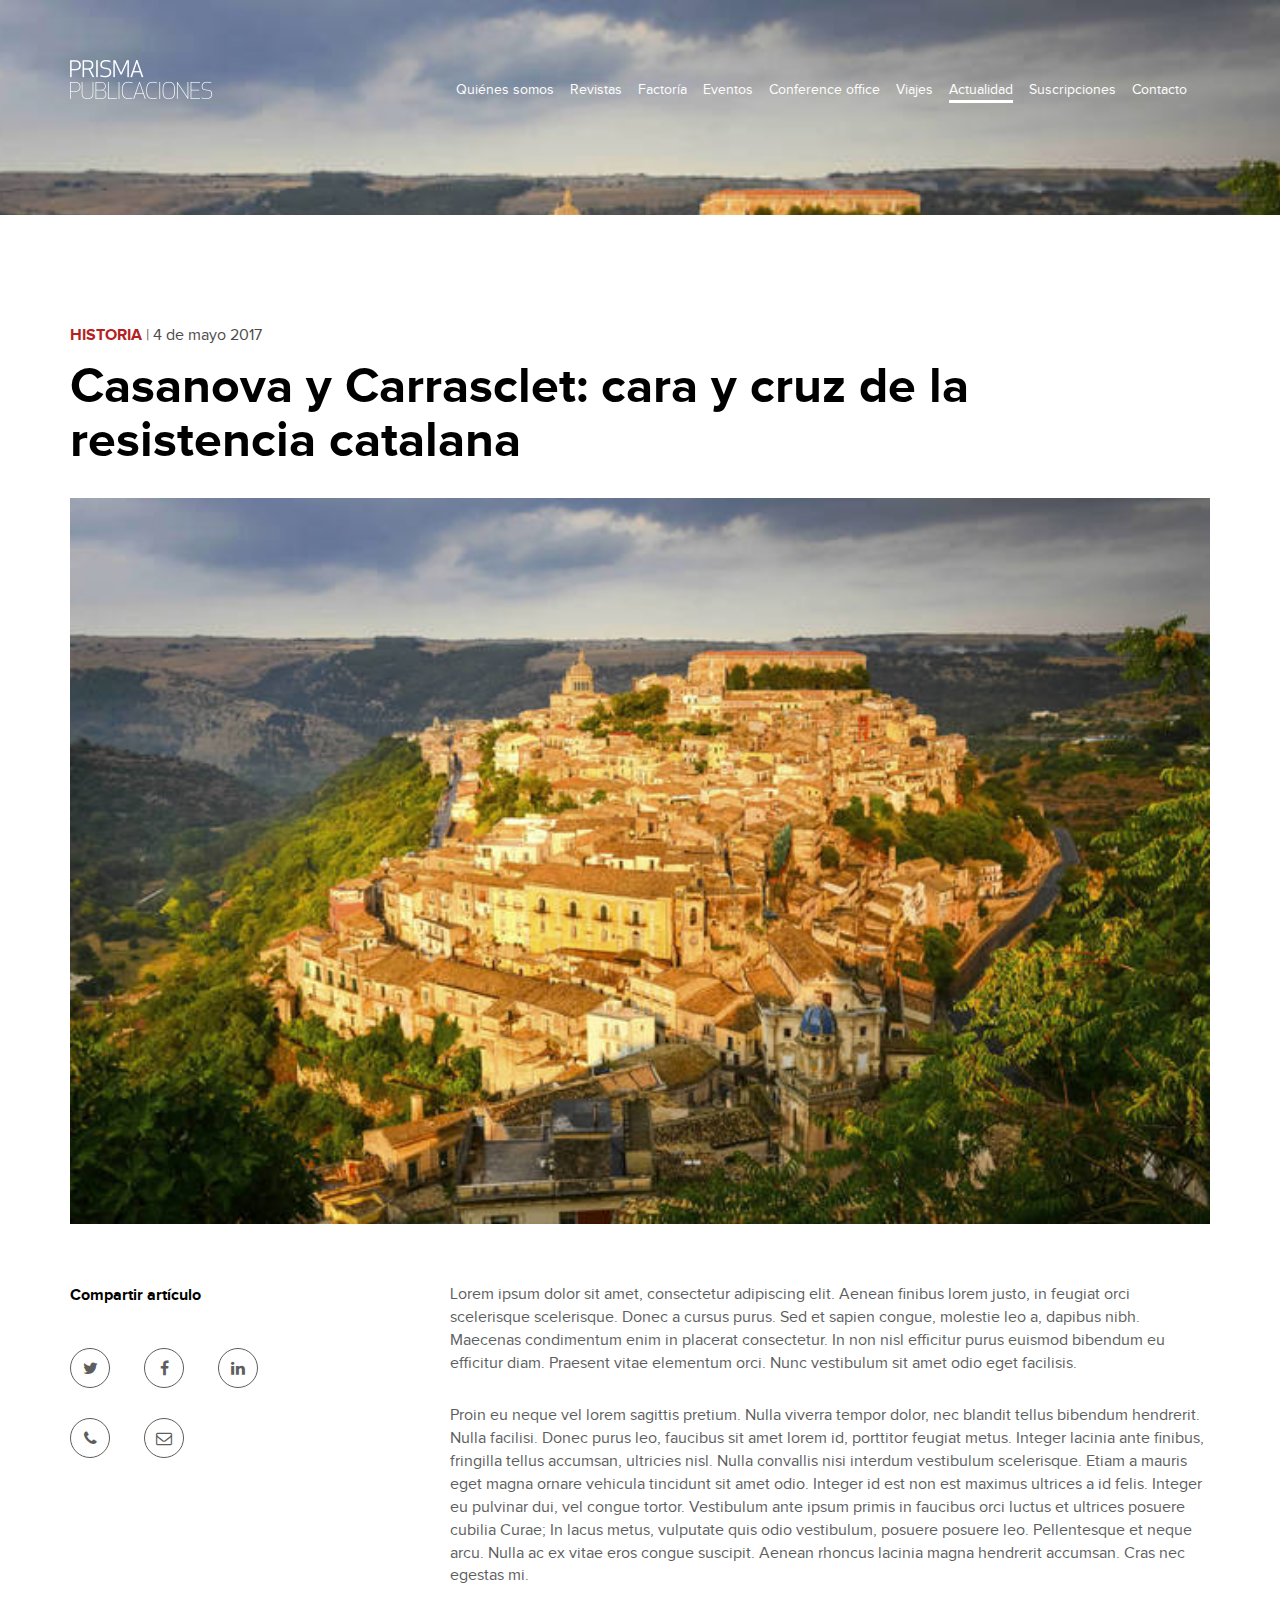
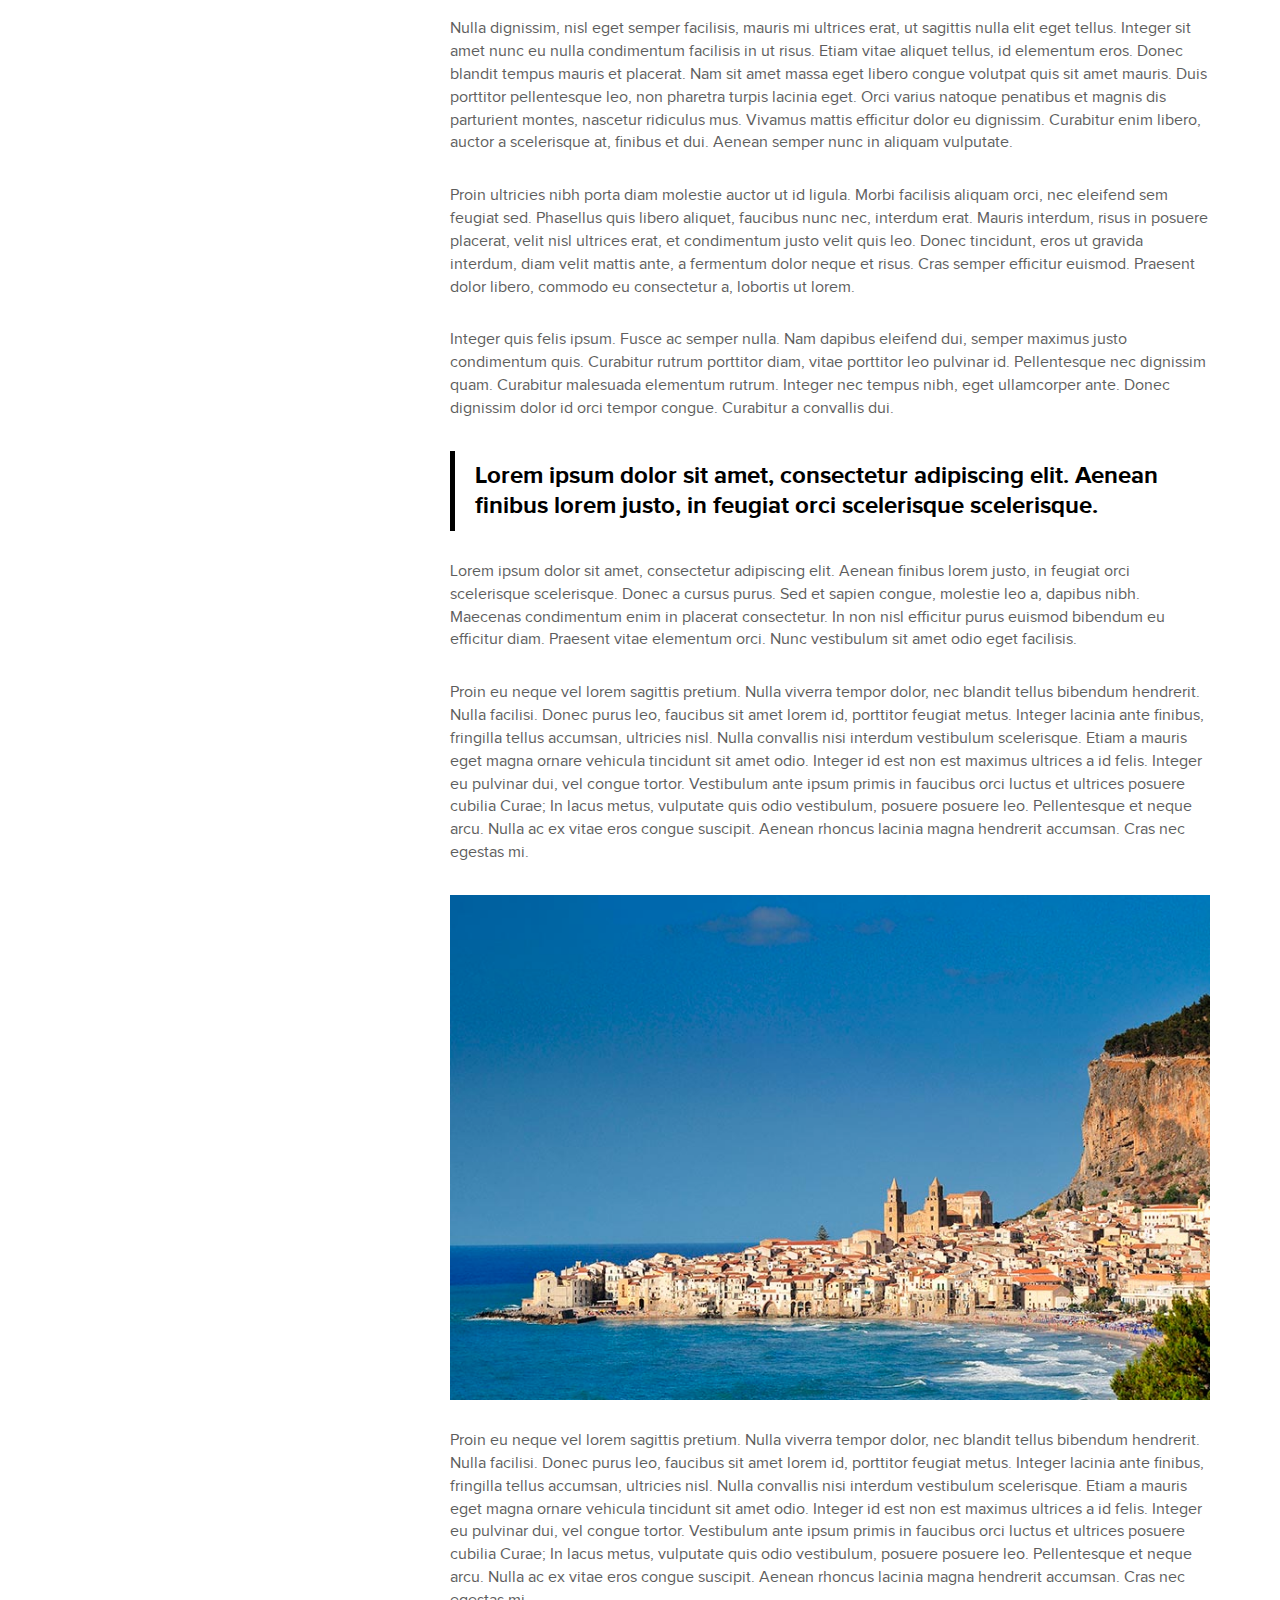
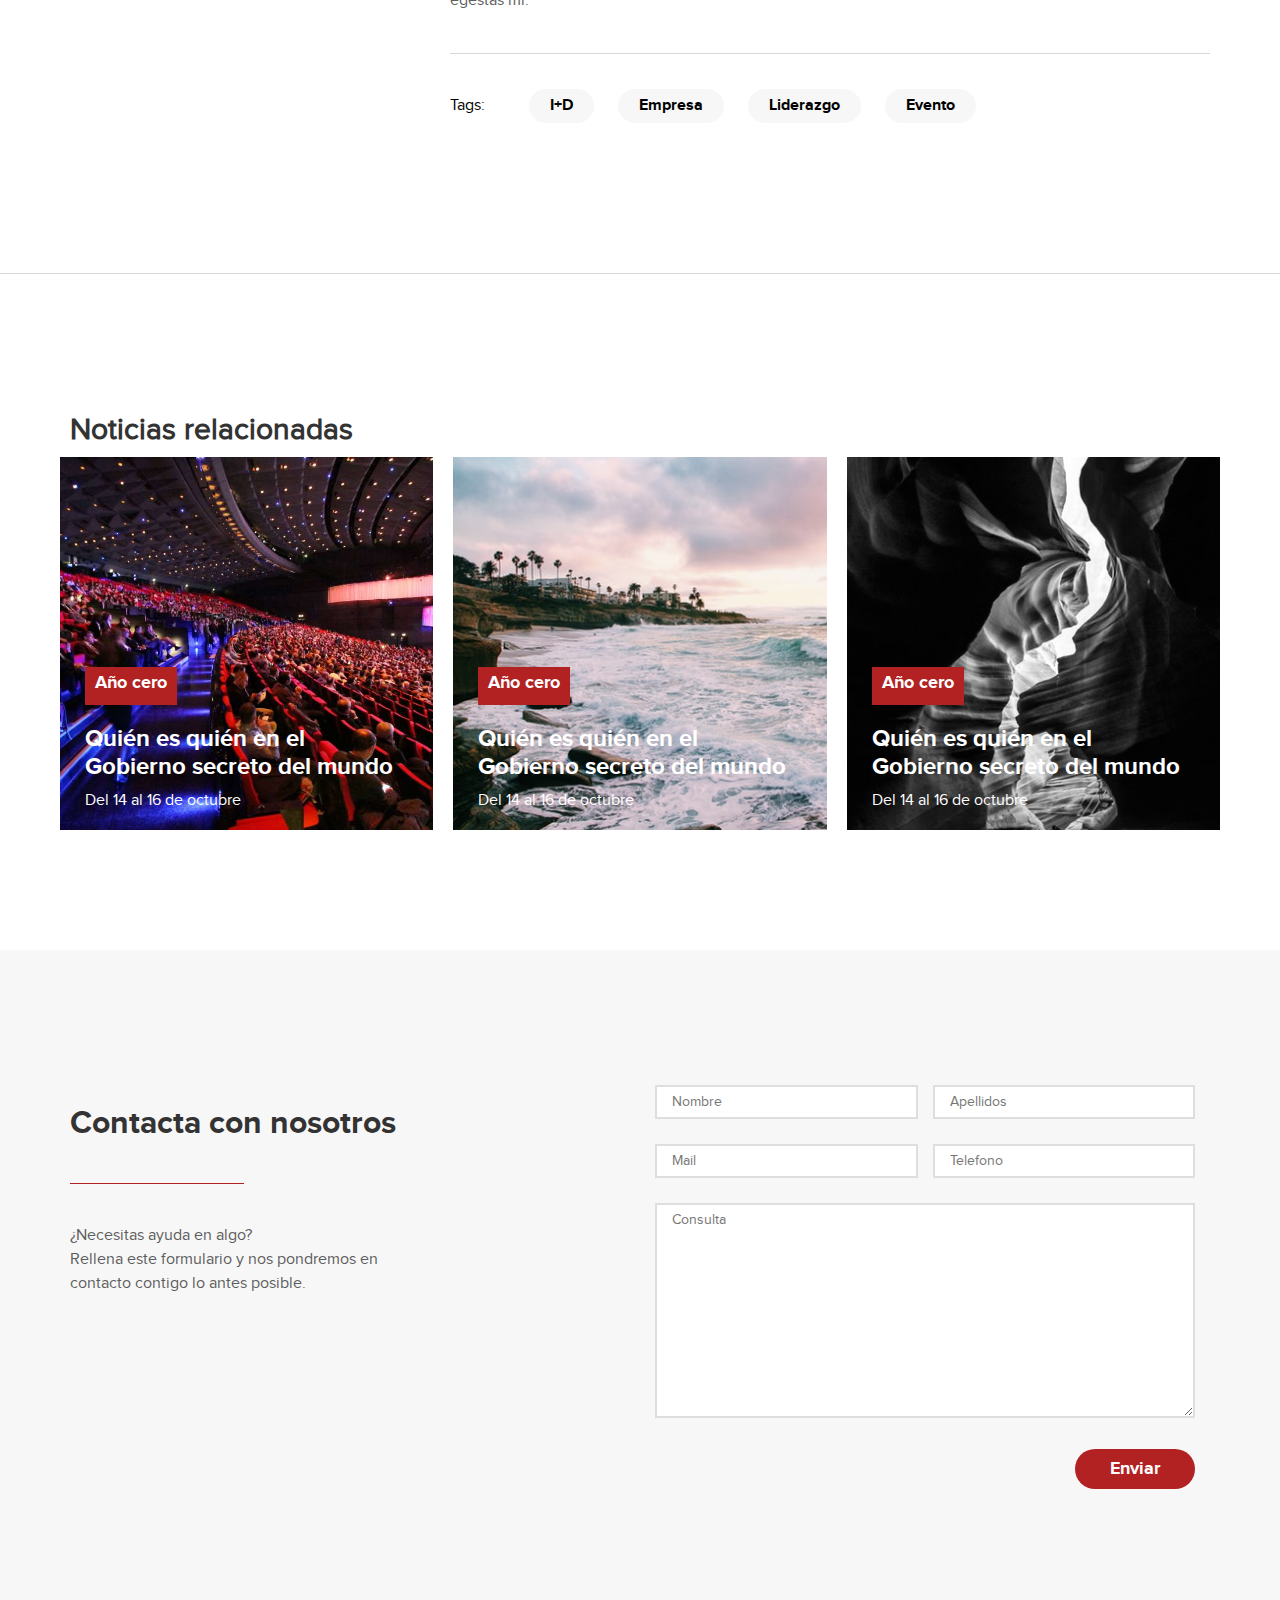
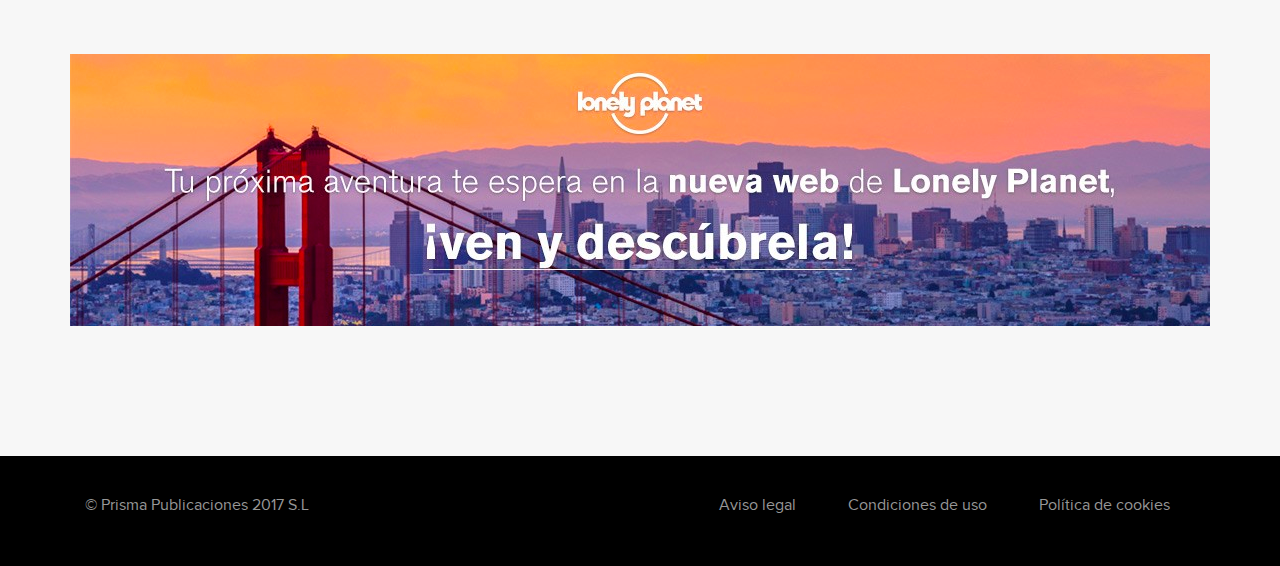
<file: actualidad-interior.html>
<!DOCTYPE html>

<html>
    <head>
        <meta charset="utf-8">
        <meta http-equiv="X-UA-Compatible" content="IE=edge">
        <meta name="viewport" content="width=device-width, initial-scale=1.0">
        <title>Actualidad Interior</title>
        <link rel="stylesheet" href="assets/css/font-awesome.css">
        <link rel="stylesheet" href="assets/css/bootstrap.css">
        <link rel="stylesheet" href="assets/css/bootstrap-theme.css">
        <link rel="stylesheet" href="assets/css/style.css">
        <link rel="stylesheet" href="assets/css/custom.css">
        <link rel="stylesheet" href="assets/css/responsive.css">
        <script src="assets/js/jquery-3.2.1.min.js"></script>
        <script src="assets/js/bootstrap.min.js"></script>
        <script src="assets/js/custom.js"></script>
    </head>
    <body>

        <!-- MAIN CONTENT -->
        <div id="main" class="actualidad-interior-single">
            <div class="header" style="background-image: url('assets/images/actualidad-interior-pic.png'); background-size: cover;">
                <div class="full-header">
                    <div class="container">
                        <div class="row">
                            <div class="col-sm-12 col-md-2 brand">
                                <a href="index.html"><img src="assets/images/logo.png"></a>
                                <div class="navbar-header">
                                    <button type="button" class="navbar-toggle collapsed" data-toggle="collapse" data-target="#main-menu"  aria-expanded="false">
                                        <span class="icon-bar"></span>
                                        <span class="icon-bar"></span>
                                        <span class="icon-bar"></span>
                                    </button>
                                </div>
                                <div class="clear"></div>
                            </div>
                            <div class="col-sm-12 col-md-10 main-menu">
                                <div class="collapse navbar-collapse" id="main-menu">
                                    <ul class="nav navbar-nav">
                                        <li><a href="quienes.html">Quiénes somos</a></li>
                                        <li><a href="revistas.html">Revistas</a></li>
                                        <li><a href="factoria.html">Factoría</a></li>
                                        <li><a href="eventos.html">Eventos</a></li>
                                        <li><a href="conference.html">Conference office</a></li>
                                        <li><a href="viajes.html">Viajes</a></li>
                                        <li class="active"><a href="actualidad.html">Actualidad</a></li>
                                        <li><a href="suscripciones.html">Suscripciones</a></li>
                                        <li><a href="contacto.html">Contacto</a></li>                           
                                    </ul>
                                </div>
                            </div>
                        </div>
                    </div>
                </div>
            </div>
            <div class="wrap actualidad-temp actualidad-interior">

                <!-- // Revistas Interior Content \\ -->
                <div class="interior-content">
                    <div class="container">

                        <div class="inter-meta">
                            <a href="#" class="inter-cat text-uppercase">HISTORIA</a> | <span class="date">4 de mayo 2017</span>
                        </div>

                        <div class="inter-title">
                            <h2>Casanova y Carrasclet: cara y cruz de la resistencia catalana</h2>
                        </div>

                        <div class="inter-thumb">
                            <img src="assets/images/actualidad-interior-pic.png" class="img-responsive" />
                        </div>

                        <div class="inter-ct-left col-sm-4">
                            <div class="inter-about row">
                                <div class="inter-contact-info">
                                    <p class="text">Compartir artículo</p>
                                    <a href="#" target="_blank"><i class="fa fa-twitter" aria-hidden="true"></i></a>
                                    <a href="#" target="_blank"><i class="fa fa-facebook" aria-hidden="true"></i></a>
                                    <a href="#" target="_blank"><i class="fa fa-linkedin" aria-hidden="true"></i></a>
                                    <div class="clearfix"></div>
                                    <a href="#" target="_blank"><i class="fa fa-phone" aria-hidden="true"></i></a>
                                    <a href="#" target="_blank"><i class="fa fa-envelope-o" aria-hidden="true"></i></a>
                                </div>
                            </div>
                        </div>
                        <div class="inter-ct-right col-sm-8">
                            <div class="row">
                                <div class="inter-content">
                                    <p>Lorem ipsum dolor sit amet, consectetur adipiscing elit. Aenean finibus lorem justo, in feugiat orci scelerisque scelerisque. Donec a cursus purus. Sed et sapien congue, molestie leo a, dapibus nibh. Maecenas condimentum enim in placerat consectetur. In non nisl efficitur purus euismod bibendum eu efficitur diam. Praesent vitae elementum orci. Nunc vestibulum sit amet odio eget facilisis.</p>
                                    <p>Proin eu neque vel lorem sagittis pretium. Nulla viverra tempor dolor, nec blandit tellus bibendum hendrerit. Nulla facilisi. Donec purus leo, faucibus sit amet lorem id, porttitor feugiat metus. Integer lacinia ante finibus, fringilla tellus accumsan, ultricies nisl. Nulla convallis nisi interdum vestibulum scelerisque. Etiam a mauris eget magna ornare vehicula tincidunt sit amet odio. Integer id est non est maximus ultrices a id felis. Integer eu pulvinar dui, vel congue tortor. Vestibulum ante ipsum primis in faucibus orci luctus et ultrices posuere cubilia Curae; In lacus metus, vulputate quis odio vestibulum, posuere posuere leo. Pellentesque et neque arcu. Nulla ac ex vitae eros congue suscipit. Aenean rhoncus lacinia magna hendrerit accumsan. Cras nec egestas mi.<p>
                                    <p>Nulla dignissim, nisl eget semper facilisis, mauris mi ultrices erat, ut sagittis nulla elit eget tellus. Integer sit amet nunc eu nulla condimentum facilisis in ut risus. Etiam vitae aliquet tellus, id elementum eros. Donec blandit tempus mauris et placerat. Nam sit amet massa eget libero congue volutpat quis sit amet mauris. Duis porttitor pellentesque leo, non pharetra turpis lacinia eget. Orci varius natoque penatibus et magnis dis parturient montes, nascetur ridiculus mus. Vivamus mattis efficitur dolor eu dignissim. Curabitur enim libero, auctor a scelerisque at, finibus et dui. Aenean semper nunc in aliquam vulputate.</p>
                                    <p>Proin ultricies nibh porta diam molestie auctor ut id ligula. Morbi facilisis aliquam orci, nec eleifend sem feugiat sed. Phasellus quis libero aliquet, faucibus nunc nec, interdum erat. Mauris interdum, risus in posuere placerat, velit nisl ultrices erat, et condimentum justo velit quis leo. Donec tincidunt, eros ut gravida interdum, diam velit mattis ante, a fermentum dolor neque et risus. Cras semper efficitur euismod. Praesent dolor libero, commodo eu consectetur a, lobortis ut lorem.</p>
                                    <p>Integer quis felis ipsum. Fusce ac semper nulla. Nam dapibus eleifend dui, semper maximus justo condimentum quis. Curabitur rutrum porttitor diam, vitae porttitor leo pulvinar id. Pellentesque nec dignissim quam. Curabitur malesuada elementum rutrum. Integer nec tempus nibh, eget ullamcorper ante. Donec dignissim dolor id orci tempor congue. Curabitur a convallis dui.</p>
                                    <blockquote>Lorem ipsum dolor sit amet, consectetur adipiscing elit. Aenean finibus lorem justo, in feugiat orci scelerisque scelerisque.</blockquote>
                                    <p>Lorem ipsum dolor sit amet, consectetur adipiscing elit. Aenean finibus lorem justo, in feugiat orci scelerisque scelerisque. Donec a cursus purus. Sed et sapien congue, molestie leo a, dapibus nibh. Maecenas condimentum enim in placerat consectetur. In non nisl efficitur purus euismod bibendum eu efficitur diam. Praesent vitae elementum orci. Nunc vestibulum sit amet odio eget facilisis.</p>
                                    <p>Proin eu neque vel lorem sagittis pretium. Nulla viverra tempor dolor, nec blandit tellus bibendum hendrerit. Nulla facilisi. Donec purus leo, faucibus sit amet lorem id, porttitor feugiat metus. Integer lacinia ante finibus, fringilla tellus accumsan, ultricies nisl. Nulla convallis nisi interdum vestibulum scelerisque. Etiam a mauris eget magna ornare vehicula tincidunt sit amet odio. Integer id est non est maximus ultrices a id felis. Integer eu pulvinar dui, vel congue tortor. Vestibulum ante ipsum primis in faucibus orci luctus et ultrices posuere cubilia Curae; In lacus metus, vulputate quis odio vestibulum, posuere posuere leo. Pellentesque et neque arcu. Nulla ac ex vitae eros congue suscipit. Aenean rhoncus lacinia magna hendrerit accumsan. Cras nec egestas mi.</p>
                                    <img src="assets/images/actualidad-interior-pic-02.png" class="img-responsive" />
                                    <p>Proin eu neque vel lorem sagittis pretium. Nulla viverra tempor dolor, nec blandit tellus bibendum hendrerit. Nulla facilisi. Donec purus leo, faucibus sit amet lorem id, porttitor feugiat metus. Integer lacinia ante finibus, fringilla tellus accumsan, ultricies nisl. Nulla convallis nisi interdum vestibulum scelerisque. Etiam a mauris eget magna ornare vehicula tincidunt sit amet odio. Integer id est non est maximus ultrices a id felis. Integer eu pulvinar dui, vel congue tortor. Vestibulum ante ipsum primis in faucibus orci luctus et ultrices posuere cubilia Curae; In lacus metus, vulputate quis odio vestibulum, posuere posuere leo. Pellentesque et neque arcu. Nulla ac ex vitae eros congue suscipit. Aenean rhoncus lacinia magna hendrerit accumsan. Cras nec egestas mi.</p>
                                </div>
                                <div class="inter-tab">
                                    <span>Tags: </span>
                                    <a href="#" class="btn-round">I+D</a>
                                    <a href="#" class="btn-round">Empresa</a>
                                    <a href="#" class="btn-round">Liderazgo</a>
                                    <a href="#" class="btn-round">Evento</a>
                                </div>
                            </div>
                        </div>

                    </div>
                </div>
                <!-- // Revistas Interior Content \\ -->

                <div class="container actualidad post-new-section">
                    <div class="post-lists row">
                        <h2>Noticias relacionadas</h2>
                        <div class="row row-post">
                            <div class="post-item col-sm-4 col-xs-12">
                                <div class="post-bg imgResize-1-1" style="background-image: url('assets/images/home-new-03.png');">
                                    <div class="post-entry">
                                        <a href="#" class="p-cat">Año cero</a>
                                        <a href="#" class="p-title">Quién es quién en el Gobierno secreto del mundo</a>
                                        <p class="p-date">Del 14 al 16 de octubre</p>
                                    </div>
                                </div>
                            </div>
                            <div class="post-item col-sm-4 col-xs-12">
                                <div class="post-bg imgResize-1-1" style="background-image: url('assets/images/home-new-04.png');">
                                    <div class="post-entry">
                                        <a href="#" class="p-cat">Año cero</a>
                                        <a href="#" class="p-title">Quién es quién en el Gobierno secreto del mundo</a>
                                        <p class="p-date">Del 14 al 16 de octubre</p>
                                    </div>
                                </div>
                            </div>
                            <div class="post-item col-sm-4 col-xs-12">
                                <div class="post-bg imgResize-1-1" style="background-image: url('assets/images/home-new-05.png');">
                                    <div class="post-entry">
                                        <a href="#" class="p-cat">Año cero</a>
                                        <a href="#" class="p-title">Quién es quién en el Gobierno secreto del mundo</a>
                                        <p class="p-date">Del 14 al 16 de octubre</p>
                                    </div>
                                </div>
                            </div>
                        </div>
                    </div>
                </div>

            </div>
        </div>

        <div class="footer">
            <div class="container">
                <div class="row">
                    <div class="col-md-6 footer-content">
                        <h1>Contacta con nosotros</h1>
                        <p>¿Necesitas ayuda en algo? <br/>Rellena este formulario y nos pondremos en contacto contigo lo antes posible.</p>
                    </div>
                    <div class="col-md-6 footer-form">
                        <form>
                            <div class="row">
                                <div class="col-xs-12 col-md-6">
                                    <input type="text" placeholder="Nombre" value="">
                                </div>
                                <div class="col-xs-12 col-md-6">
                                    <input type="text" placeholder="Apellidos" value="">
                                </div>
                                <div class="col-xs-12 col-md-6">
                                    <input type="text" placeholder="Mail" value="">
                                </div>
                                <div class="col-xs-12 col-md-6">
                                    <input type="text" placeholder="Telefono" value="">
                                </div>
                                <div class="col-xs-12">
                                    <textarea placeholder="Consulta"></textarea>
                                </div>
                                <input type="submit" value="Enviar" />
                            </div>
                        </form>
                    </div>
                    <div class="col-xs-12 ads">
                        <img src="assets/images/footer-ads.png">
                    </div>
                </div>
            </div>
            <div class="container-fluid footer-text">
                <div class="container">
                    <div>
                        <div class="col-md-6 col-md-push-6 footer-link">
                            <ul>
                                <li><a href="#">Aviso legal</a></li>       
                                <li><a href="#">Condiciones de uso</a></li>   
                                <li><a href="#">Política de cookies</a></li>
                            </ul>
                        </div>
                        <div class="col-md-6 col-md-pull-6 copyright">
                            <p>© Prisma Publicaciones 2017 S.L </p>
                        </div>
                    </div>
                </div>
            </div>
        </div>
    </body>
</html>
</file>
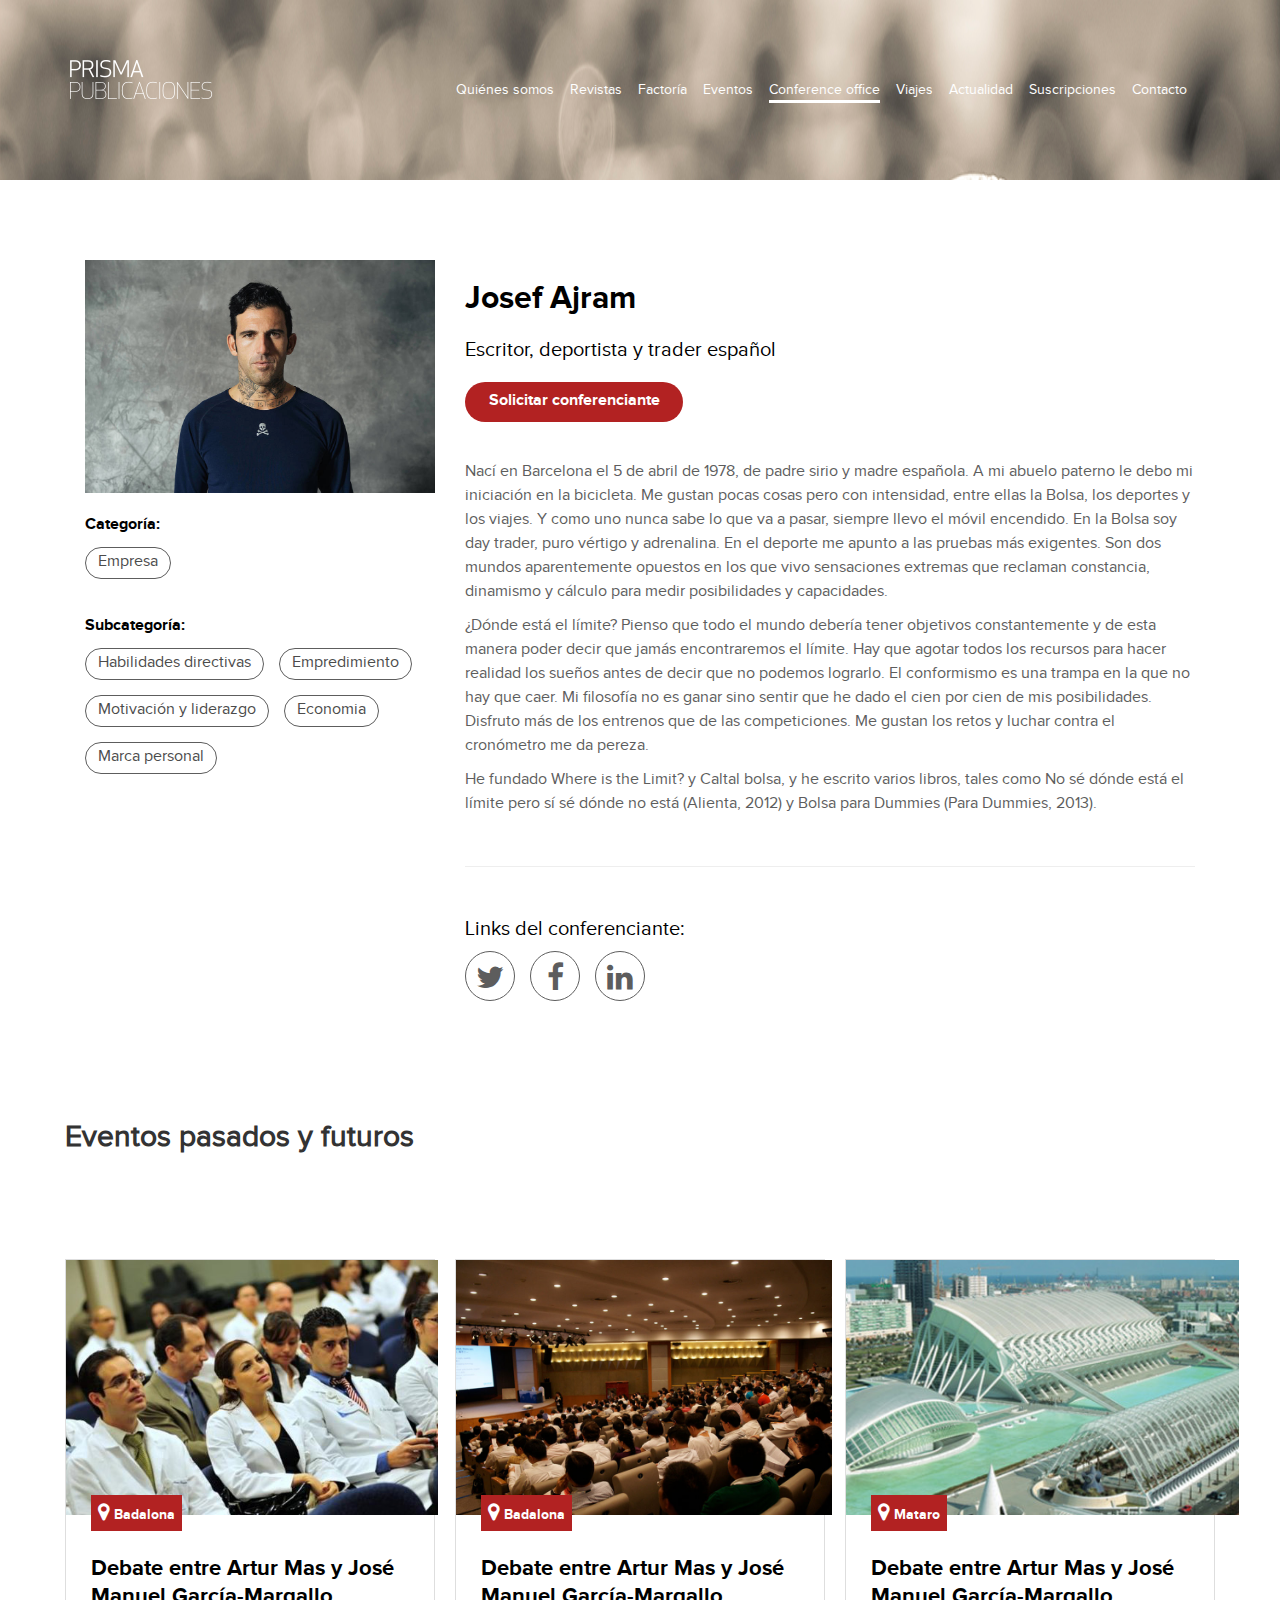
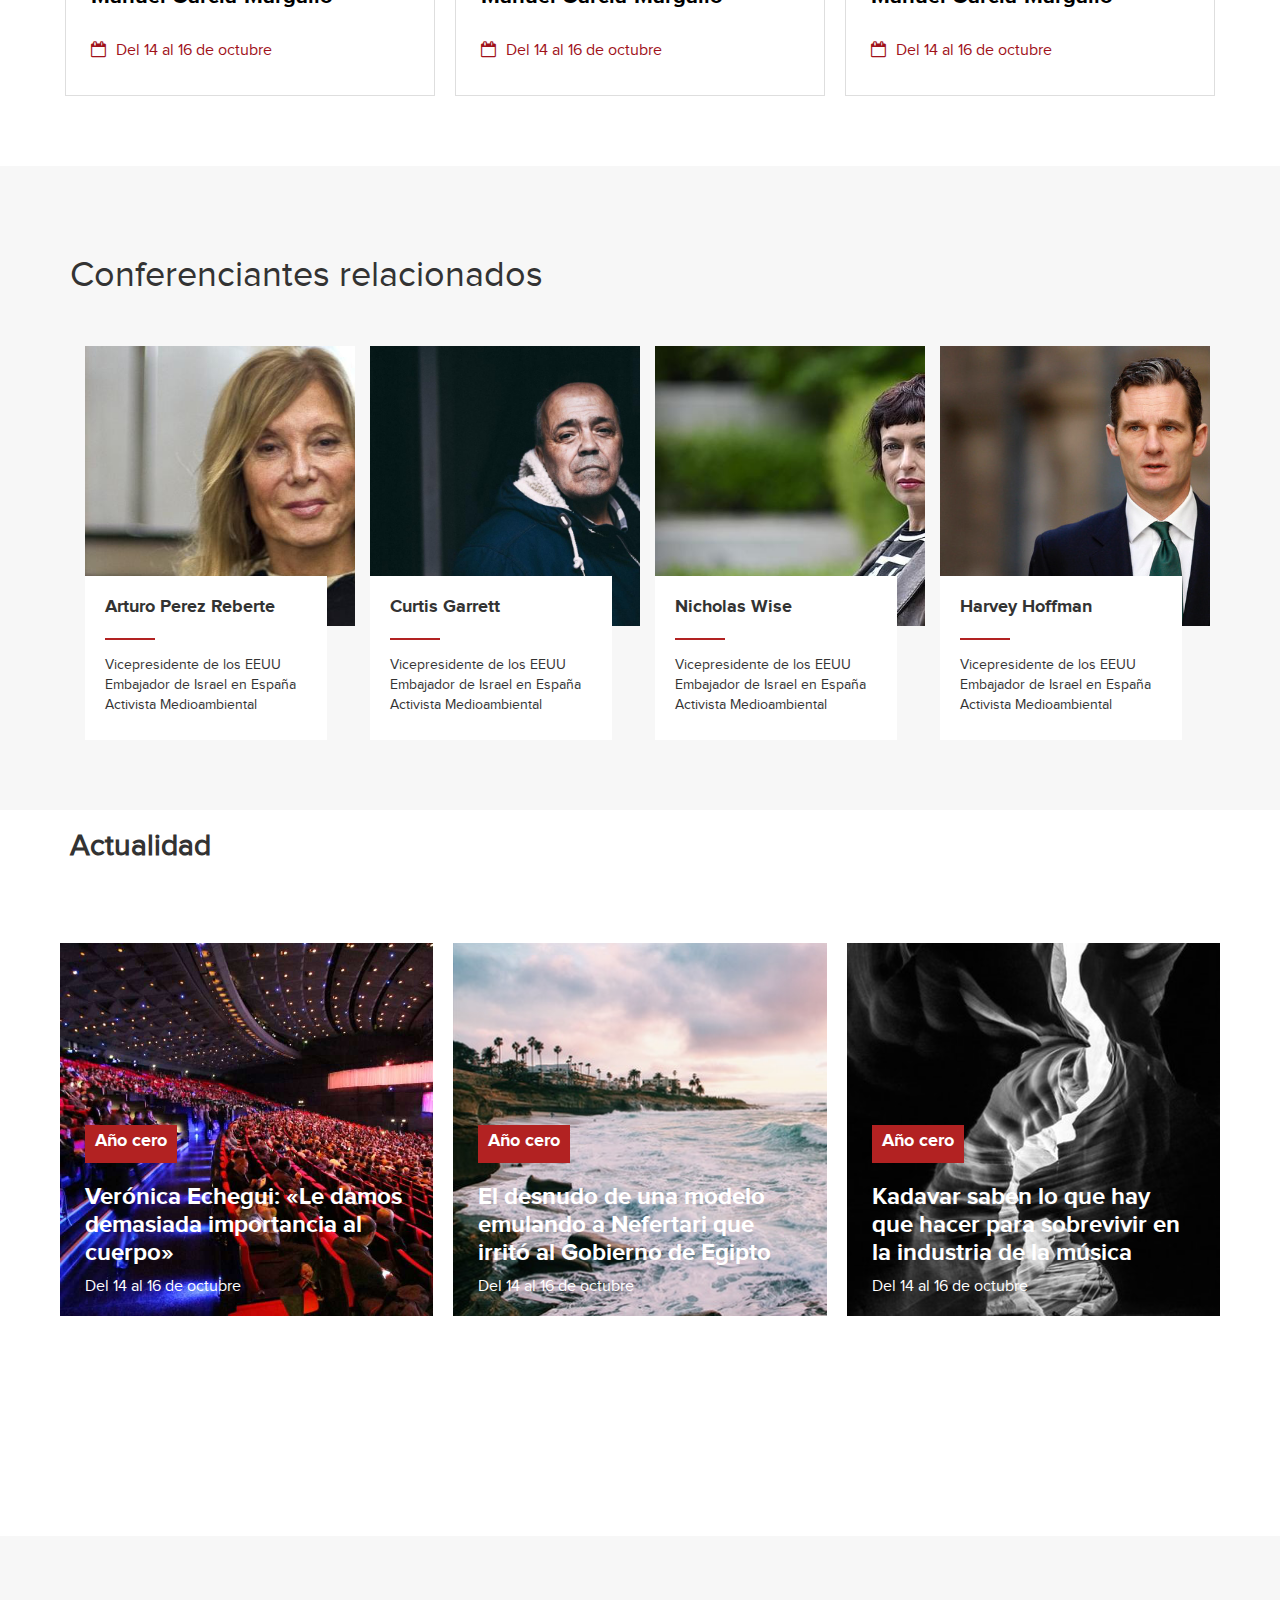
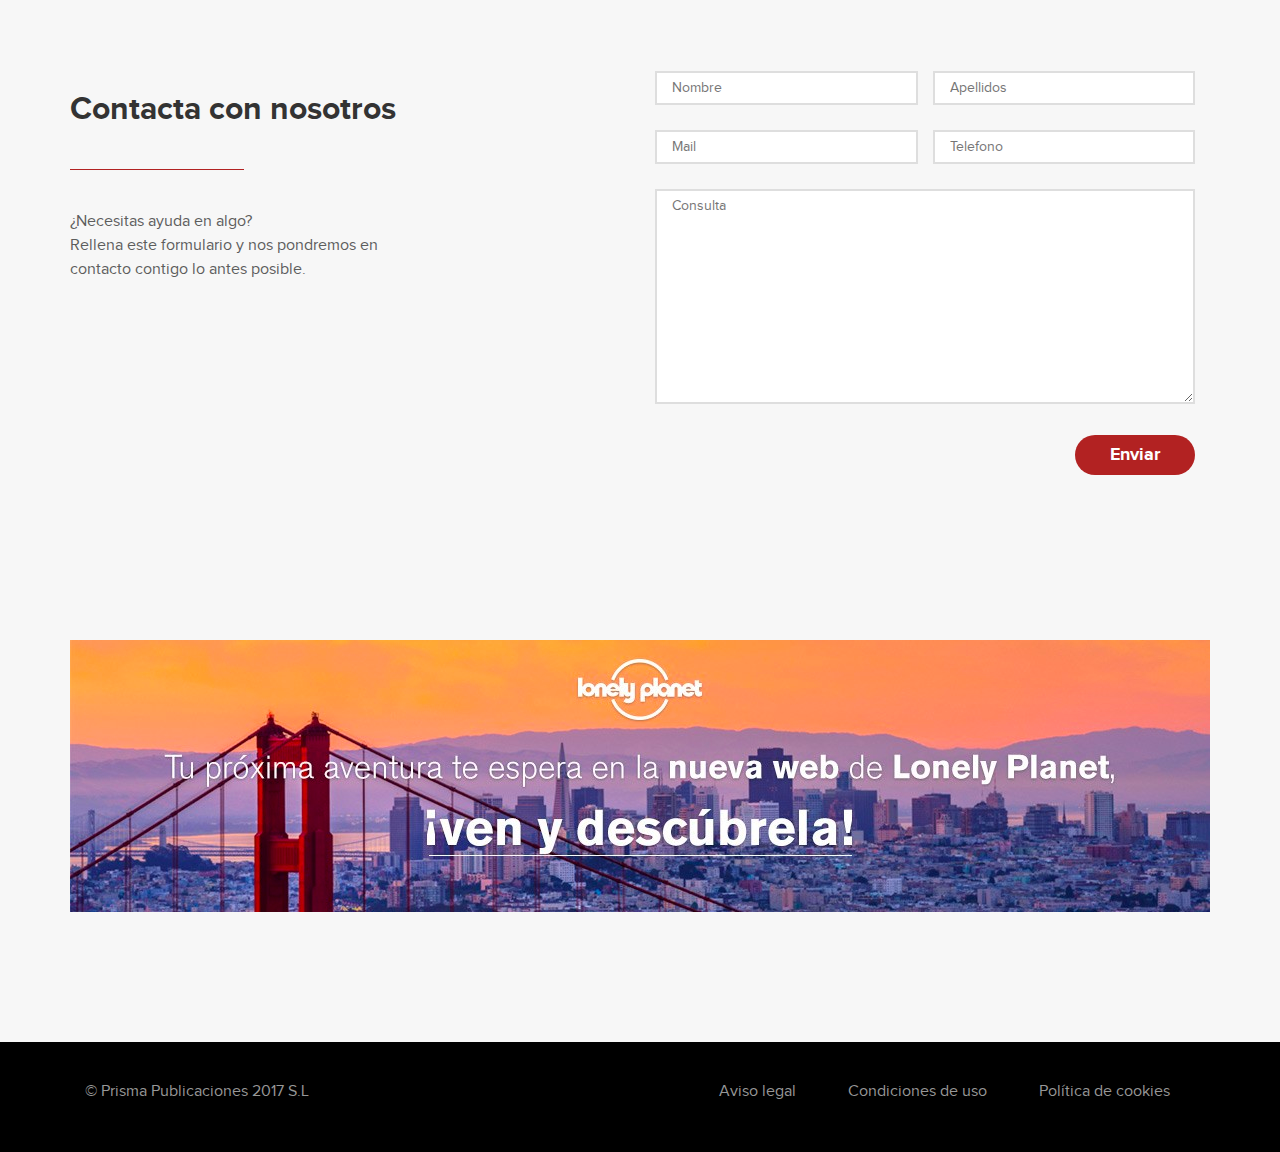
<file: conference-interior.html>
<!DOCTYPE html>
<html>
    <head>
        <meta charset="utf-8">
        <meta http-equiv="X-UA-Compatible" content="IE=edge">
        <meta name="viewport" content="width=device-width, initial-scale=1.0">
        <title>Conference Office</title>
        <link rel="stylesheet" href="assets/css/font-awesome.css">
        <link rel="stylesheet" href="assets/css/bootstrap.css">
        <link rel="stylesheet" href="assets/css/bootstrap-theme.css">
        <link rel="stylesheet" href="assets/css/style.css">
        <link rel="stylesheet" href="assets/css/custom.css">
        <link rel="stylesheet" href="assets/css/responsive.css">
        <script src="assets/js/jquery-3.2.1.min.js"></script>
        <script src="assets/js/bootstrap.min.js"></script>
        <script src="assets/js/custom.js"></script>
    </head>
    <body>
        <!-- MAIN CONTENT -->
        <div id="main">
            <div class="header interior" style="background-image: url('assets/images/office.png'); background-size: 100% 100%">
                <div class="full-header">
                    <div class="container">
                        <div class="row">
                            <div class="col-sm-12 col-md-2 brand">
                                <a href="#"><img src="assets/images/logo.png"></a>
                                <div class="navbar-header">
                                    <button type="button" class="navbar-toggle collapsed" data-toggle="collapse" data-target="#main-menu"  aria-expanded="false">
                                        <span class="icon-bar"></span>
                                        <span class="icon-bar"></span>
                                        <span class="icon-bar"></span>
                                    </button>
                                </div>
                                <div class="clear"></div>
                            </div>
                            <div class="col-sm-12 col-md-10 main-menu">
                                <div class="collapse navbar-collapse" id="main-menu">
                                    <ul class="nav navbar-nav">
                                        <li><a href="quienes.html">Quiénes somos</a></li>
                                        <li><a href="revistas.html">Revistas</a></li>
                                        <li><a href="factoria.html">Factoría</a></li>
                                        <li><a href="eventos.html">Eventos</a></li>
                                        <li class="active"><a href="conference.html">Conference office</a></li>
                                        <li><a href="viajes.html">Viajes</a></li>
                                        <li><a href="actualidad.html">Actualidad</a></li>
                                        <li><a href="suscripciones.html">Suscripciones</a></li>
                                        <li><a href="contacto.html">Contacto</a></li>                           
                                    </ul>
                                </div>
                            </div>
                        </div>
                    </div>
                </div>
            </div>
            <div class="wrap office-temp">
                <div class="main-contain">
                    <div class="page-intro container">
                        <div class="office-info col-xs-12 col-md-4">
                            <img src="assets/images/office-interior.png">
                            <h3>Categoría:</h3>
                            <a href="#">Empresa</a>
                            <h3>Subcategoría:</h3>
                            <a href="#">Habilidades directivas</a><a href="#">Empredimiento</a><a href="#">Motivación y liderazgo</a><a href="#">Economia</a><a href="#">Marca personal</a>
                        </div>
                        <div class="office-content col-xs-12 col-md-8">
                            <h1>Josef Ajram</h1>
                            <h2>Escritor, deportista y trader español</h2>
                            <h3>Solicitar conferenciante</h3>
                            <p>Nací en Barcelona el 5 de abril de 1978, de padre sirio y madre española. A mi abuelo paterno le debo mi iniciación en la bicicleta. Me gustan pocas cosas pero con intensidad, entre ellas la Bolsa, los deportes y los viajes. Y como uno nunca sabe lo que va a pasar, siempre llevo el móvil encendido. En la Bolsa soy day trader, puro vértigo y adrenalina. En el deporte me apunto a las pruebas más exigentes. Son dos mundos aparentemente opuestos en los que vivo sensaciones extremas que reclaman constancia, dinamismo y cálculo para medir posibilidades y capacidades.</p>
                            <p>¿Dónde está el límite? Pienso que todo el mundo debería tener objetivos constantemente y de esta manera poder decir que jamás encontraremos el límite. Hay que agotar todos los recursos para hacer realidad los sueños antes de decir que no podemos lograrlo. El conformismo es una trampa en la que no hay que caer. Mi filosofía no es ganar sino sentir que he dado el cien por cien de mis posibilidades. Disfruto más de los entrenos que de las competiciones. Me gustan los retos y luchar contra el cronómetro me da pereza.</p>
                            <p>He fundado Where is the Limit? y Caltal bolsa, y he escrito varios libros, tales como No sé dónde está el límite pero sí sé dónde no está (Alienta, 2012) y Bolsa para Dummies (Para Dummies, 2013).</p>
                            <hr />
                            <h2>Links del conferenciante:</h2>
                            <a href="#"><i class="fa fa-twitter" aria-hidden="true"></i></a><a href="#"><i class="fa fa-facebook" aria-hidden="true"></i></a><a href="#"><i class="fa fa-linkedin" aria-hidden="true"></i></a>
                        </div>
                    </div>
                    <div class="container eventos-content">
                        <div class="post-lists row">
                            <h2>Eventos pasados y futuros</h2>
                            <div class="eventos-ports flex-wrap-center-colum">
                                <div class="col-sm-4">
                                    <div class="post-ctn">
                                        <img src="assets/images/eventos-port-img-01.png" class="img-responsive" />
                                        <div class="eve-txt">
                                            <p class="eve-cat"><i class="fa fa-map-marker" aria-hidden="true"></i>Badalona</p>
                                            <p class="eve-title">Debate entre Artur Mas y José Manuel García-Margallo</p>
                                            <p class="eve-date"><i class="fa fa-calendar-o" aria-hidden="true"></i>Del 14 al 16 de octubre</p>
                                        </div>
                                    </div>
                                </div>
                                <div class="col-sm-4">
                                    <div class="post-ctn">
                                        <img src="assets/images/eventos-port-img-02.png" class="img-responsive" />
                                        <div class="eve-txt">
                                            <p class="eve-cat"><i class="fa fa-map-marker" aria-hidden="true"></i>Badalona</p>
                                            <p class="eve-title">Debate entre Artur Mas y José Manuel García-Margallo</p>
                                            <p class="eve-date"><i class="fa fa-calendar-o" aria-hidden="true"></i>Del 14 al 16 de octubre</p>
                                        </div>
                                    </div>
                                </div>
                                <div class="col-sm-4">
                                    <div class="post-ctn">
                                        <img src="assets/images/eventos-port-img-03.png" class="img-responsive" />
                                        <div class="eve-txt">
                                            <p class="eve-cat"><i class="fa fa-map-marker" aria-hidden="true"></i>Mataro</p>
                                            <p class="eve-title">Debate entre Artur Mas y José Manuel García-Margallo</p>
                                            <p class="eve-date"><i class="fa fa-calendar-o" aria-hidden="true"></i>Del 14 al 16 de octubre</p>
                                        </div>
                                    </div>
                                </div>
                            </div>
                        </div>
                    </div>
                    <div class="somos color-block container-fluid">
                        <div class="row">
                            <div class="container">
                                <h1>Conferenciantes relacionados</h1>
                                <div class="col-md-3 somos-item">
                                    <img src="assets/images/avt1.png">
                                    <div class="item-content">
                                        <div class="item-name">
                                            <span>Arturo Perez Reberte</span>
                                        </div>
                                        <div class="item-txt">
                                            <p>Vicepresidente de los EEUU Embajador de Israel en España Activista Medioambiental</p>
                                        </div>
                                        <div class="clear"></div>
                                    </div>
                                </div>
                                <div class="col-md-3 somos-item">
                                    <img src="assets/images/avt2.png">
                                    <div class="item-content">
                                        <div class="item-name">
                                            <span>Curtis Garrett</span>
                                        </div>
                                        <div class="item-txt">
                                            <p>Vicepresidente de los EEUU Embajador de Israel en España Activista Medioambiental</p>
                                        </div>
                                        <div class="clear"></div>
                                    </div>
                                </div>
                                <div class="col-md-3 somos-item">
                                    <img src="assets/images/avt3.png">
                                    <div class="item-content">
                                        <div class="item-name">
                                            <span>Nicholas Wise</span>
                                        </div>
                                        <div class="item-txt">
                                            <p>Vicepresidente de los EEUU Embajador de Israel en España Activista Medioambiental</p>
                                        </div>
                                        <div class="clear"></div>
                                    </div>
                                </div>
                                <div class="col-md-3 somos-item">
                                    <img src="assets/images/avt4.png">
                                    <div class="item-content">
                                        <div class="item-name">
                                            <span>Harvey Hoffman</span>
                                        </div>
                                        <div class="item-txt">
                                            <p>Vicepresidente de los EEUU Embajador de Israel en España Activista Medioambiental</p>
                                        </div>
                                        <div class="clear"></div>
                                    </div>
                                </div>
                            </div>
                        </div>
                    </div>
                    <div class="container actualidad post-new-section">
                        <div class="post-lists row">
                            <h2>Actualidad</h2>
                            <div class="row row-post">
                                <div class="post-item col-sm-4 col-xs-12">
                                    <div class="post-bg imgResize-1-1" style="background-image: url('assets/images/home-new-03.png');">
                                        <div class="post-entry">
                                            <a href="#" class="p-cat">Año cero</a>
                                            <a href="#" class="p-title">Verónica Echegui: «Le damos demasiada importancia al cuerpo»</a>
                                            <p class="p-date">Del 14 al 16 de octubre</p>
                                        </div>
                                    </div>
                                </div>
                                <div class="post-item col-sm-4 col-xs-12">
                                    <div class="post-bg imgResize-1-1" style="background-image: url('assets/images/home-new-04.png');">
                                        <div class="post-entry">
                                            <a href="#" class="p-cat">Año cero</a>
                                            <a href="#" class="p-title">El desnudo de una modelo emulando a Nefertari que irritó al Gobierno de Egipto</a>
                                            <p class="p-date">Del 14 al 16 de octubre</p>
                                        </div>
                                    </div>
                                </div>
                                <div class="post-item col-sm-4 col-xs-12">
                                    <div class="post-bg imgResize-1-1" style="background-image: url('assets/images/home-new-05.png');">
                                        <div class="post-entry">
                                            <a href="#" class="p-cat">Año cero</a>
                                            <a href="#" class="p-title">Kadavar saben lo que hay que hacer para sobrevivir en la industria de la música</a>
                                            <p class="p-date">Del 14 al 16 de octubre</p>
                                        </div>
                                    </div>
                                </div>
                            </div>
                        </div>
                    </div>
                </div>
            </div>
            <div class="footer">
                <div class="container">
                    <div class="row">
                        <div class="col-md-6 footer-content">
                            <h1>Contacta con nosotros</h1>
                            <p>¿Necesitas ayuda en algo? <br/>Rellena este formulario y nos pondremos en contacto contigo lo antes posible.</p>
                        </div>
                        <div class="col-md-6 footer-form">
                            <form>
                                <div class="row">
                                    <div class="col-xs-12 col-md-6">
                                        <input type="text" placeholder="Nombre" value="">
                                    </div>
                                    <div class="col-xs-12 col-md-6">
                                        <input type="text" placeholder="Apellidos" value="">
                                    </div>
                                    <div class="col-xs-12 col-md-6">
                                        <input type="text" placeholder="Mail" value="">
                                    </div>
                                    <div class="col-xs-12 col-md-6">
                                        <input type="text" placeholder="Telefono" value="">
                                    </div>
                                    <div class="col-xs-12">
                                        <textarea placeholder="Consulta"></textarea>
                                    </div>
                                    <input type="submit" value="Enviar" />
                                </div>
                            </form>
                        </div>
                        <div class="col-xs-12 ads">
                            <img src="assets/images/footer-ads.png">
                        </div>
                    </div>
                </div>
                <div class="container-fluid footer-text">
                    <div class="container">
                        <div>
                            <div class="col-md-6 col-md-push-6 footer-link">
                                <ul>
                                    <li><a href="#">Aviso legal</a></li>       
                                    <li><a href="#">Condiciones de uso</a></li>   
                                    <li><a href="#">Política de cookies</a></li>
                                </ul>
                            </div>
                            <div class="col-md-6 col-md-pull-6 copyright">
                                <p>© Prisma Publicaciones 2017 S.L </p>
                            </div>
                        </div>
                    </div>
                </div>
            </div>
        </div>
    </body>
</html>
</file>
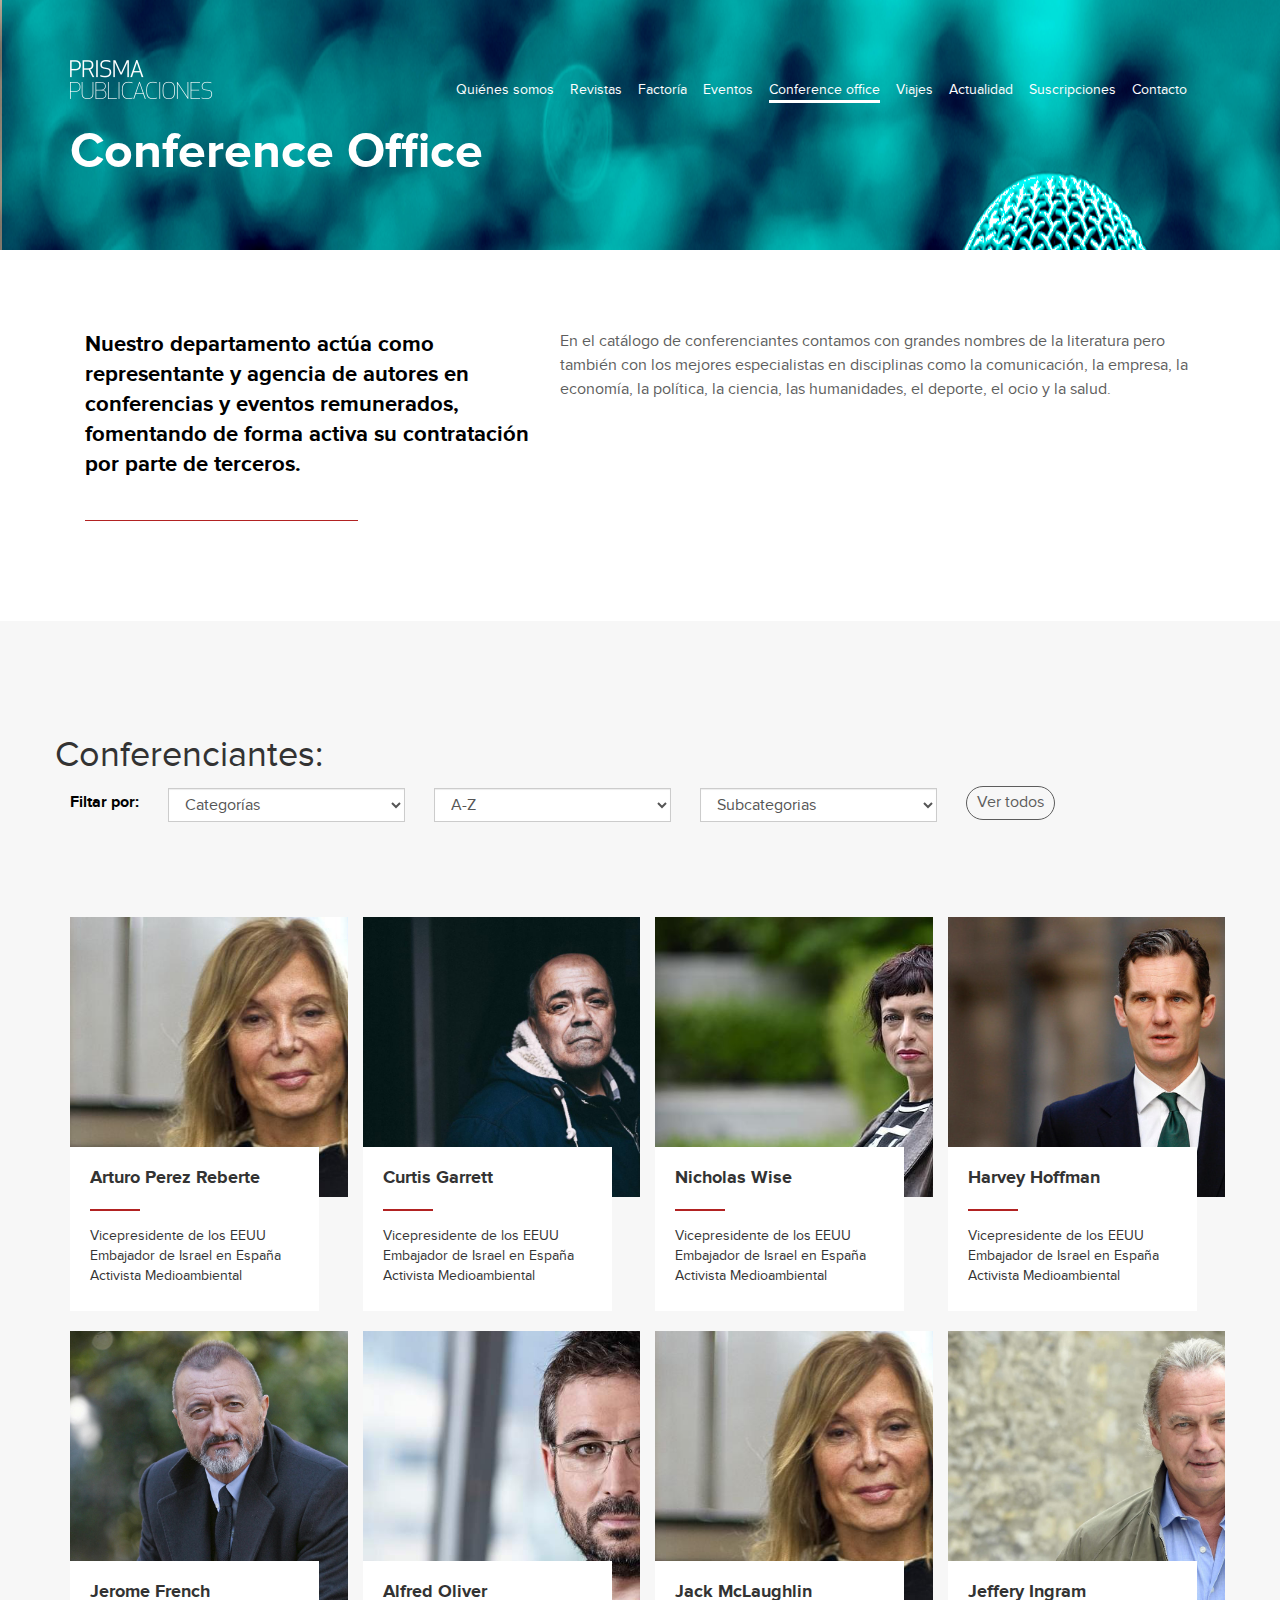
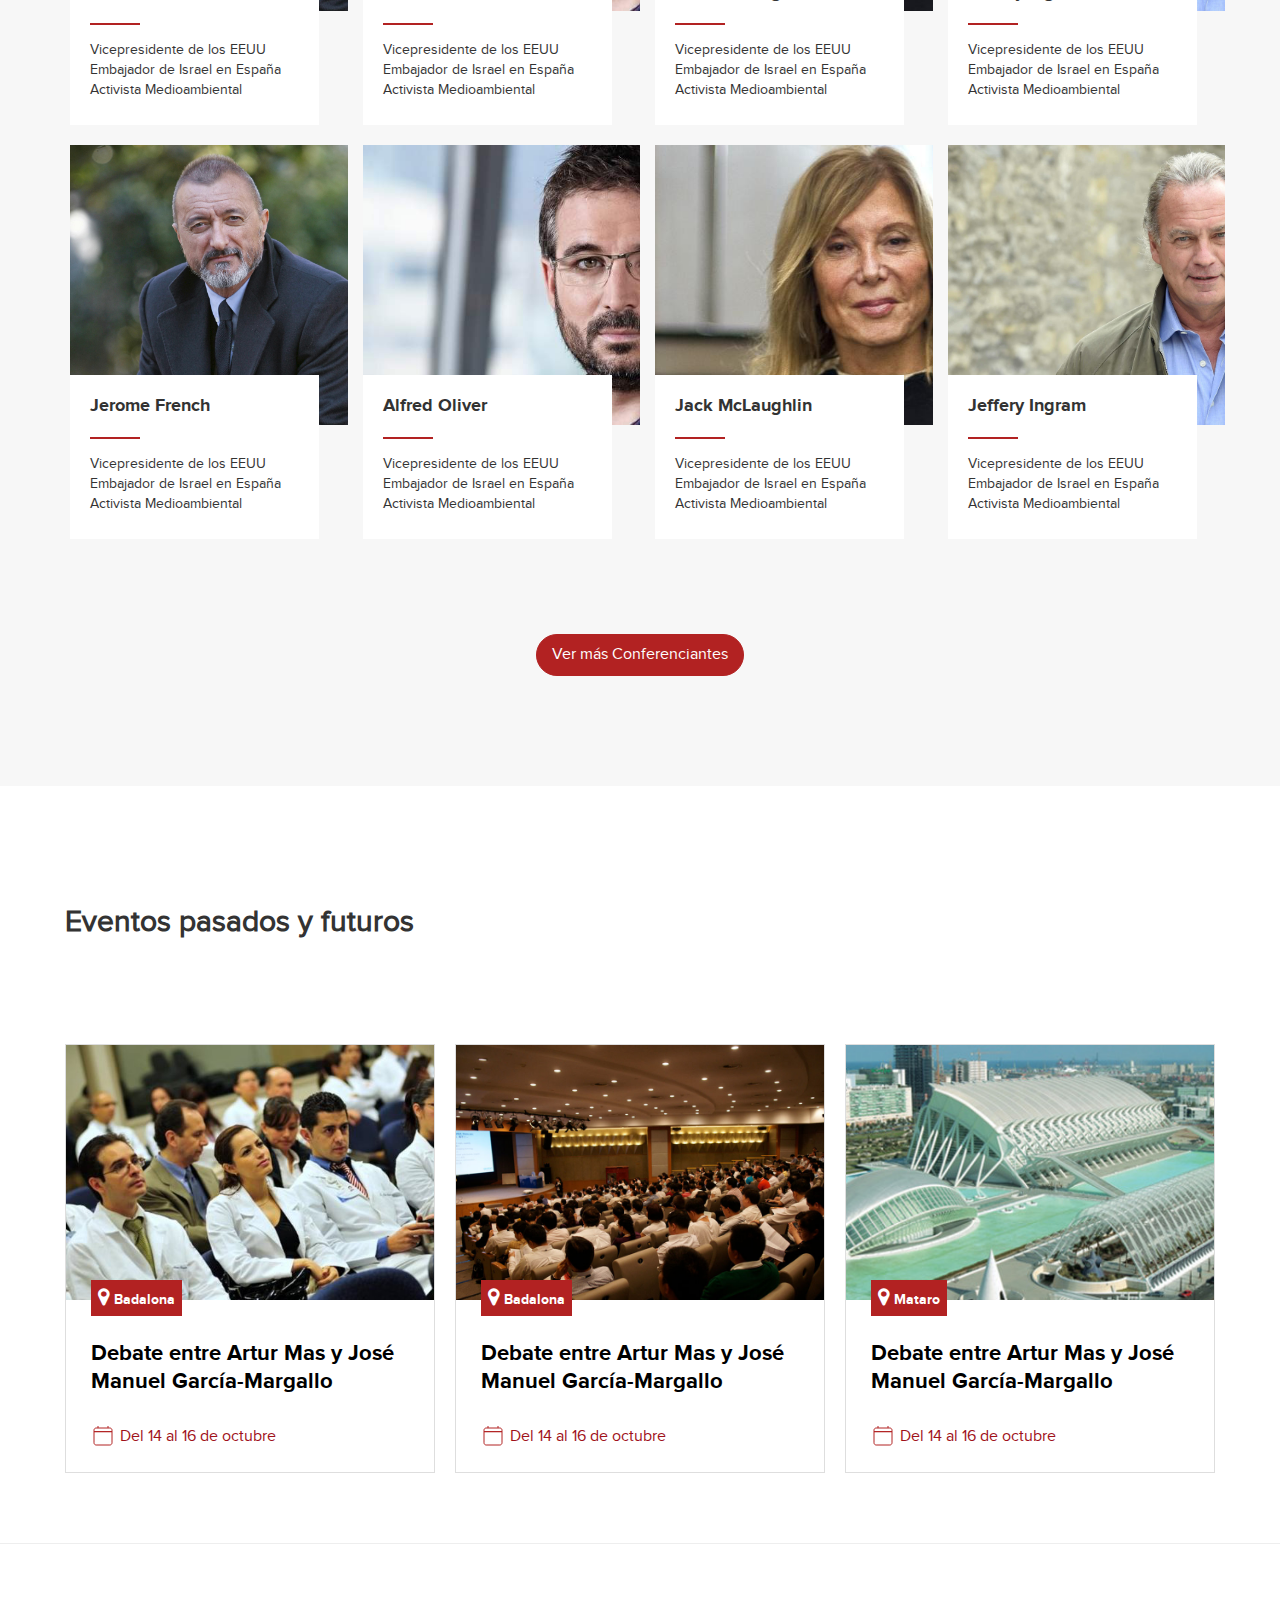
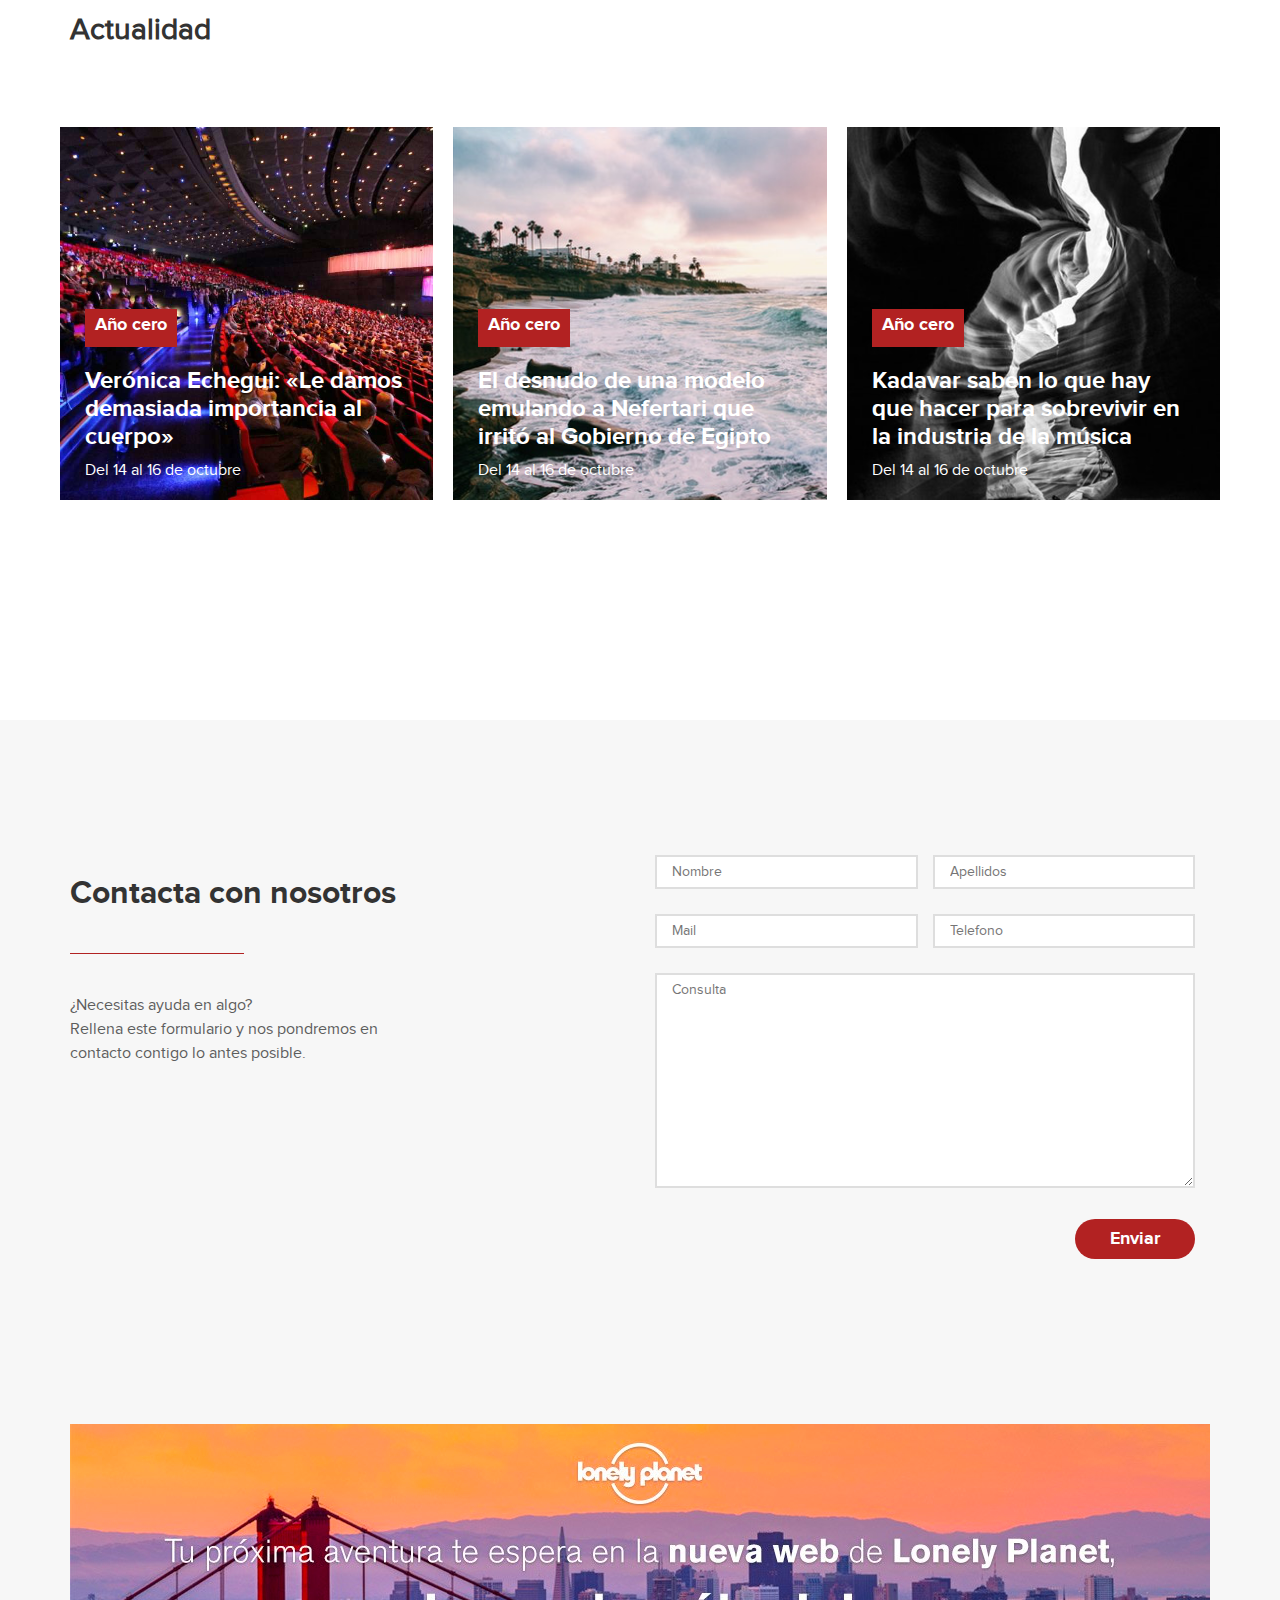
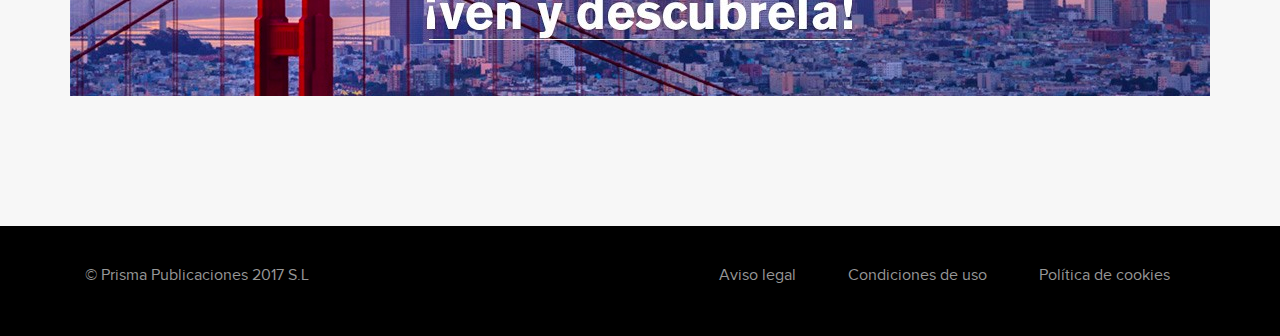
<file: conference.html>
<!DOCTYPE html>
<html>
    <head>
        <meta charset="utf-8">
        <meta http-equiv="X-UA-Compatible" content="IE=edge">
        <meta name="viewport" content="width=device-width, initial-scale=1.0">
        <title>Conference Office</title>
        <link rel="stylesheet" href="assets/css/font-awesome.css">
        <link rel="stylesheet" href="assets/css/bootstrap.css">
        <link rel="stylesheet" href="assets/css/bootstrap-theme.css">
        <link rel="stylesheet" href="assets/css/style.css">
        <link rel="stylesheet" href="assets/css/custom.css">
        <link rel="stylesheet" href="assets/css/responsive.css">
        <script src="assets/js/jquery-3.2.1.min.js"></script>
        <script src="assets/js/bootstrap.min.js"></script>
        <script src="assets/js/custom.js"></script>
    </head>
    <body>
        <!-- MAIN CONTENT -->
        <div id="main">
            <div class="header" style="background-image: url('assets/images/Conference Office.png'); background-size: 100% 100%">
                <div class="full-header">
                    <div class="container">
                        <div class="row">
                            <div class="col-sm-12 col-md-2 brand">
                                <a href="#"><img src="assets/images/logo.png"></a>
                                <div class="navbar-header">
                                    <button type="button" class="navbar-toggle collapsed" data-toggle="collapse" data-target="#main-menu"  aria-expanded="false">
                                        <span class="icon-bar"></span>
                                        <span class="icon-bar"></span>
                                        <span class="icon-bar"></span>
                                    </button>
                                </div>
                                <div class="clear"></div>
                            </div>
                            <div class="col-sm-12 col-md-10 main-menu">
                                <div class="collapse navbar-collapse" id="main-menu">
                                    <ul class="nav navbar-nav">
                                        <li><a href="quienes.html">Quiénes somos</a></li>
                                        <li><a href="revistas.html">Revistas</a></li>
                                        <li><a href="factoria.html">Factoría</a></li>
                                        <li><a href="eventos.html">Eventos</a></li>
                                        <li class="active"><a href="conference.html">Conference office</a></li>
                                        <li><a href="viajes.html">Viajes</a></li>
                                        <li><a href="actualidad.html">Actualidad</a></li>
                                        <li><a href="suscripciones.html">Suscripciones</a></li>
                                        <li><a href="contacto.html">Contacto</a></li>                           
                                    </ul>
                                </div>
                            </div>
                            
                        </div>
                    </div>
                </div>
                
                <div class="container">
                    <div class="row">
                        <div class="col-md-12 page-title"><h1>Conference Office</h1></div>
                    </div>
                </div>
            </div>
            <div class="wrap office-temp">
                <div class="main-contain">
                    <div class="page-intro container">
                        <div class="hightline col-xs-12 col-md-5">
                            <p>Nuestro departamento actúa como representante y agencia de autores en conferencias y eventos remunerados, fomentando de forma activa su contratación por parte de terceros.</p>
                        </div>
                        <div class="plan col-xs-12 col-md-7">
                            <p>En el catálogo de conferenciantes contamos con grandes nombres de la literatura pero también con los mejores especialistas en disciplinas como la comunicación, la empresa, la economía, la política, la ciencia, las humanidades, el deporte, el ocio y la salud.</p>
                        </div>
                    </div>
                    <div class="page-content container-fluild somos-content">
                        <div class="container page-body somos-ports flex-wrap-center-colum  eventos-content">
                            <div class="row">
                                <h1>Conferenciantes:</h1>
                                <div class="eventos-filter">
                                    <a href="javascript:void(0)" class="btn-round btn-filter visible-xs"><i class="fa fa-sliders" aria-hidden="true"></i> Filtrar</a>
                                    <form class="form-inline">
                                        <div class="form-group eventos-filter-select hidden-xs">
                                        <label>Filtar por:</label>
                                            <select class="form-control">
                                                <option value="">Categorías</option>
                                                <option value="1">1</option>
                                                <option value="1">2</option>
                                                <option value="1">3</option>
                                                <option value="1">4</option>
                                                <option value="1">5</option>
                                            </select>
                                            <select class="form-control">
                                                <option value="">A-Z</option>
                                                <option value="1">1</option>
                                                <option value="1">2</option>
                                                <option value="1">3</option>
                                                <option value="1">4</option>
                                                <option value="1">5</option>
                                            </select>
                                            <select class="form-control">
                                                <option value="">Subcategorias</option>
                                                <option value="1">1</option>
                                                <option value="1">2</option>
                                                <option value="1">3</option>
                                                <option value="1">4</option>
                                                <option value="1">5</option>
                                            </select>
                                        </div>
                                        <button type="submit" class="btn-round visible-xs"><i class="fa fa-search" aria-hidden="true"></i> Buscar</button>
                                        <button type="submit" class="btn-round">Ver todos</button>
                                        <div class="clearfix"></div>
                                    </form>
                                    <div class="clearfix"></div>
                                </div>
                                <div class="somos container">
                                    <div class="row">
                                        <div class="col-md-3 somos-item">
                                            <img src="assets/images/avt1.png">
                                            <div class="item-content">
                                                <div class="item-name">
                                                    <span>Arturo Perez Reberte</span>
                                                </div>
                                                <div class="item-txt">
                                                    <p>Vicepresidente de los EEUU Embajador de Israel en España Activista Medioambiental</p>
                                                </div>
                                                <div class="clear"></div>
                                            </div>
                                        </div>
                                        <div class="col-md-3 somos-item">
                                            <img src="assets/images/avt2.png">
                                            <div class="item-content">
                                                <div class="item-name">
                                                    <span>Curtis Garrett</span>
                                                </div>
                                                <div class="item-txt">
                                                    <p>Vicepresidente de los EEUU Embajador de Israel en España Activista Medioambiental</p>
                                                </div>
                                                <div class="clear"></div>
                                            </div>
                                        </div>
                                        <div class="col-md-3 somos-item">
                                            <img src="assets/images/avt3.png">
                                            <div class="item-content">
                                                <div class="item-name">
                                                    <span>Nicholas Wise</span>
                                                </div>
                                                <div class="item-txt">
                                                    <p>Vicepresidente de los EEUU Embajador de Israel en España Activista Medioambiental</p>
                                                </div>
                                                <div class="clear"></div>
                                            </div>
                                        </div>
                                        <div class="col-md-3 somos-item">
                                            <img src="assets/images/avt4.png">
                                            <div class="item-content">
                                                <div class="item-name">
                                                    <span>Harvey Hoffman</span>
                                                </div>
                                                <div class="item-txt">
                                                    <p>Vicepresidente de los EEUU Embajador de Israel en España Activista Medioambiental</p>
                                                </div>
                                                <div class="clear"></div>
                                            </div>
                                        </div>
                                    </div>
                                    <div class="row">
                                        <div class="col-md-3 somos-item">
                                            <img src="assets/images/avt5.png">
                                            <div class="item-content">
                                                <div class="item-name">
                                                    <span>Jerome French</span>
                                                </div>
                                                <div class="item-txt">
                                                    <p>Vicepresidente de los EEUU Embajador de Israel en España Activista Medioambiental</p>
                                                </div>
                                                <div class="clear"></div>
                                            </div>
                                        </div>
                                        <div class="col-md-3 somos-item">
                                            <img src="assets/images/avt6.png">
                                            <div class="item-content">
                                                <div class="item-name">
                                                    <span>Alfred Oliver</span>
                                                </div>
                                                <div class="item-txt">
                                                    <p>Vicepresidente de los EEUU Embajador de Israel en España Activista Medioambiental</p>
                                                </div>
                                                <div class="clear"></div>
                                            </div>
                                        </div>
                                        <div class="col-md-3 somos-item">
                                            <img src="assets/images/avt7.png">
                                            <div class="item-content">
                                                <div class="item-name">
                                                    <span>Jack McLaughlin</span>
                                                </div>
                                                <div class="item-txt">
                                                    <p>Vicepresidente de los EEUU Embajador de Israel en España Activista Medioambiental</p>
                                                </div>
                                                <div class="clear"></div>
                                            </div>
                                        </div>
                                        <div class="col-md-3 somos-item">
                                            <img src="assets/images/avt8.png">
                                            <div class="item-content">
                                                <div class="item-name">
                                                    <span>Jeffery Ingram</span>
                                                </div>
                                                <div class="item-txt">
                                                    <p>Vicepresidente de los EEUU Embajador de Israel en España Activista Medioambiental</p>
                                                </div>
                                                <div class="clear"></div>
                                            </div>
                                        </div>
                                    </div>
                                    <div class="row">
                                        <div class="col-md-3 somos-item">
                                            <img src="assets/images/avt5.png">
                                            <div class="item-content">
                                                <div class="item-name">
                                                    <span>Jerome French</span>
                                                </div>
                                                <div class="item-txt">
                                                    <p>Vicepresidente de los EEUU Embajador de Israel en España Activista Medioambiental</p>
                                                </div>
                                                <div class="clear"></div>
                                            </div>
                                        </div>
                                        <div class="col-md-3 somos-item">
                                            <img src="assets/images/avt6.png">
                                            <div class="item-content">
                                                <div class="item-name">
                                                    <span>Alfred Oliver</span>
                                                </div>
                                                <div class="item-txt">
                                                    <p>Vicepresidente de los EEUU Embajador de Israel en España Activista Medioambiental</p>
                                                </div>
                                                <div class="clear"></div>
                                            </div>
                                        </div>
                                        <div class="col-md-3 somos-item">
                                            <img src="assets/images/avt7.png">
                                            <div class="item-content">
                                                <div class="item-name">
                                                    <span>Jack McLaughlin</span>
                                                </div>
                                                <div class="item-txt">
                                                    <p>Vicepresidente de los EEUU Embajador de Israel en España Activista Medioambiental</p>
                                                </div>
                                                <div class="clear"></div>
                                            </div>
                                        </div>
                                        <div class="col-md-3 somos-item">
                                            <img src="assets/images/avt8.png">
                                            <div class="item-content">
                                                <div class="item-name">
                                                    <span>Jeffery Ingram</span>
                                                </div>
                                                <div class="item-txt">
                                                    <p>Vicepresidente de los EEUU Embajador de Israel en España Activista Medioambiental</p>
                                                </div>
                                                <div class="clear"></div>
                                            </div>
                                        </div>
                                    </div>
                                </div>
                                <div class="btn-load-more-ajax">
                                    <a href="#" class="btn-round red">Ver más Conferenciantes</a>
                                </div>
                            </div>
                        </div>
                    </div>
                    <div class="container eventos-content">
                        <div class="post-lists row">
                            <h2>Eventos pasados y futuros</h2>
                            <div class="eventos-ports flex-wrap-center-colum">
                                <div class="col-sm-4">
                                    <div class="post-ctn">
                                        <a href="#"><img src="assets/images/eventos-port-img-01.png" class="img-responsive" /></a>
                                        <div class="eve-txt">
                                            <a href="#" class="eve-cat"><i class="fa fa-map-marker" aria-hidden="true"></i>Badalona</a>
                                            <a href="#" class="eve-title">Debate entre Artur Mas y José Manuel García-Margallo</a>
                                            <a href="#" class="eve-date"><img src="assets/svg/calendar.svg">Del 14 al 16 de octubre</a>
                                        </div>
                                    </div>
                                </div>
                                <div class="col-sm-4">
                                    <div class="post-ctn">
                                        <a href="#"><img src="assets/images/eventos-port-img-02.png" class="img-responsive" /></a>
                                        <div class="eve-txt">
                                            <a href="#" class="eve-cat"><i class="fa fa-map-marker" aria-hidden="true"></i>Badalona</a>
                                            <a href="#" class="eve-title">Debate entre Artur Mas y José Manuel García-Margallo</a>
                                            <a href="#" class="eve-date"><img src="assets/svg/calendar.svg">Del 14 al 16 de octubre</a>
                                        </div>
                                    </div>
                                </div>
                                <div class="col-sm-4">
                                    <div class="post-ctn">
                                        <a href="#"><img src="assets/images/eventos-port-img-03.png" class="img-responsive" /></a>
                                        <div class="eve-txt">
                                            <a href="#" class="eve-cat"><i class="fa fa-map-marker" aria-hidden="true"></i>Mataro</a>
                                            <a href="#" class="eve-title">Debate entre Artur Mas y José Manuel García-Margallo</a>
                                            <a href="#" class="eve-date"><img src="assets/svg/calendar.svg">Del 14 al 16 de octubre</a>
                                        </div>
                                    </div>
                                </div>
                            </div>
                        </div>
                    </div>
                    <hr />
                    <div class="container actualidad post-new-section">
                        <div class="post-lists row">
                            <h2>Actualidad</h2>
                            <div class="row row-post">
                                <div class="post-item col-sm-4 col-xs-12">
                                    <div class="post-bg imgResize-1-1" style="background-image: url('assets/images/home-new-03.png');">
                                        <div class="post-entry">
                                            <a href="#" class="p-cat">Año cero</a>
                                            <a href="#" class="p-title">Verónica Echegui: «Le damos demasiada importancia al cuerpo»</a>
                                            <p class="p-date">Del 14 al 16 de octubre</p>
                                        </div>
                                    </div>
                                </div>
                                <div class="post-item col-sm-4 col-xs-12">
                                    <div class="post-bg imgResize-1-1" style="background-image: url('assets/images/home-new-04.png');">
                                        <div class="post-entry">
                                            <a href="#" class="p-cat">Año cero</a>
                                            <a href="#" class="p-title">El desnudo de una modelo emulando a Nefertari que irritó al Gobierno de Egipto</a>
                                            <p class="p-date">Del 14 al 16 de octubre</p>
                                        </div>
                                    </div>
                                </div>
                                <div class="post-item col-sm-4 col-xs-12">
                                    <div class="post-bg imgResize-1-1" style="background-image: url('assets/images/home-new-05.png');">
                                        <div class="post-entry">
                                            <a href="#" class="p-cat">Año cero</a>
                                            <a href="#" class="p-title">Kadavar saben lo que hay que hacer para sobrevivir en la industria de la música</a>
                                            <p class="p-date">Del 14 al 16 de octubre</p>
                                        </div>
                                    </div>
                                </div>
                            </div>
                        </div>
                    </div>
                </div>
            </div>
            <div class="footer">
                <div class="container">
                    <div class="row">
                        <div class="col-md-6 footer-content">
                            <h1>Contacta con nosotros</h1>
                            <p>¿Necesitas ayuda en algo? <br/>Rellena este formulario y nos pondremos en contacto contigo lo antes posible.</p>
                        </div>
                        <div class="col-md-6 footer-form">
                            <form>
                                <div class="row">
                                    <div class="col-xs-12 col-md-6">
                                        <input type="text" placeholder="Nombre" value="">
                                    </div>
                                    <div class="col-xs-12 col-md-6">
                                        <input type="text" placeholder="Apellidos" value="">
                                    </div>
                                    <div class="col-xs-12 col-md-6">
                                        <input type="text" placeholder="Mail" value="">
                                    </div>
                                    <div class="col-xs-12 col-md-6">
                                        <input type="text" placeholder="Telefono" value="">
                                    </div>
                                    <div class="col-xs-12">
                                        <textarea placeholder="Consulta"></textarea>
                                    </div>
                                    <input type="submit" value="Enviar" />
                                </div>
                            </form>
                        </div>
                        <div class="col-xs-12 ads">
                            <img src="assets/images/footer-ads.png">
                        </div>
                    </div>
                </div>
                <div class="container-fluid footer-text">
                    <div class="container">
                        <div>
                            <div class="col-md-6 col-md-push-6 footer-link">
                                <ul>
                                    <li><a href="#">Aviso legal</a></li>       
                                    <li><a href="#">Condiciones de uso</a></li>   
                                    <li><a href="#">Política de cookies</a></li>
                                </ul>
                            </div>
                            <div class="col-md-6 col-md-pull-6 copyright">
                                <p>© Prisma Publicaciones 2017 S.L </p>
                            </div>
                        </div>
                    </div>
                </div>
            </div>
        </div>
    </body>
</html>
</file>
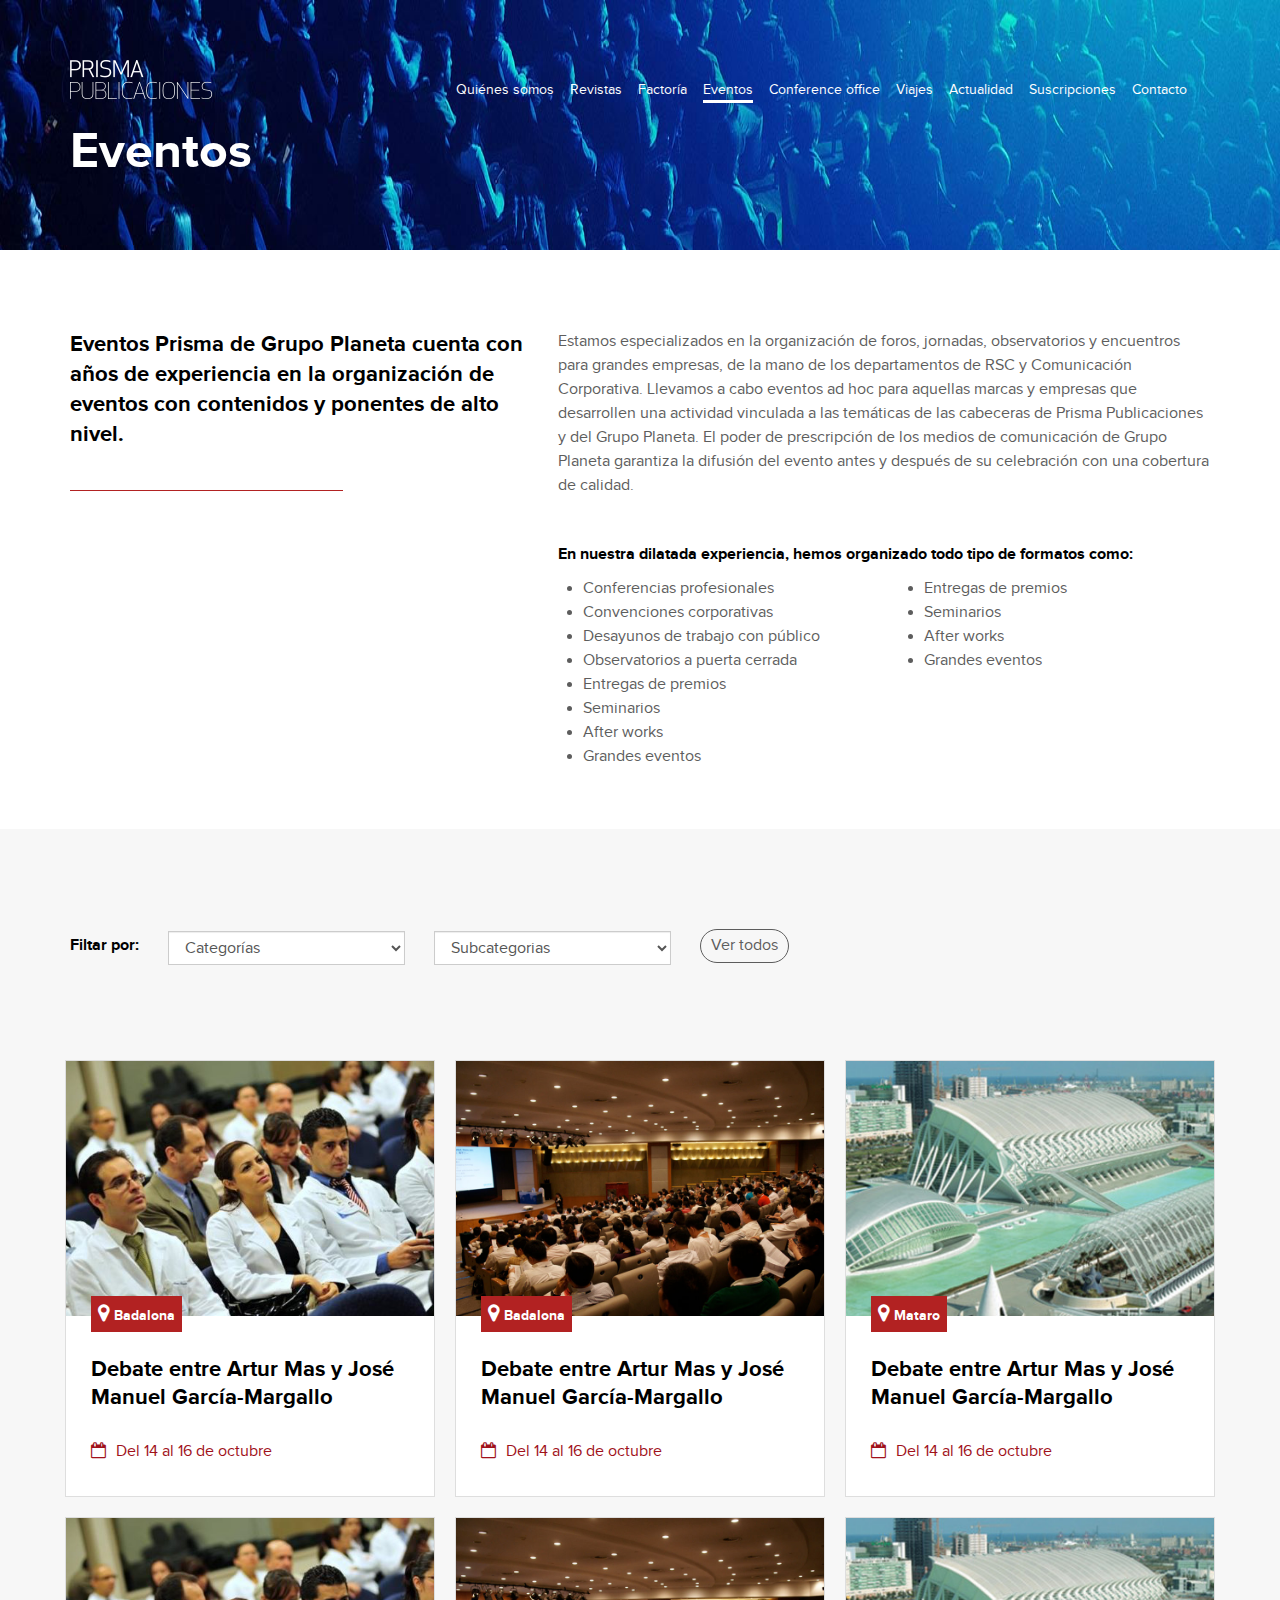
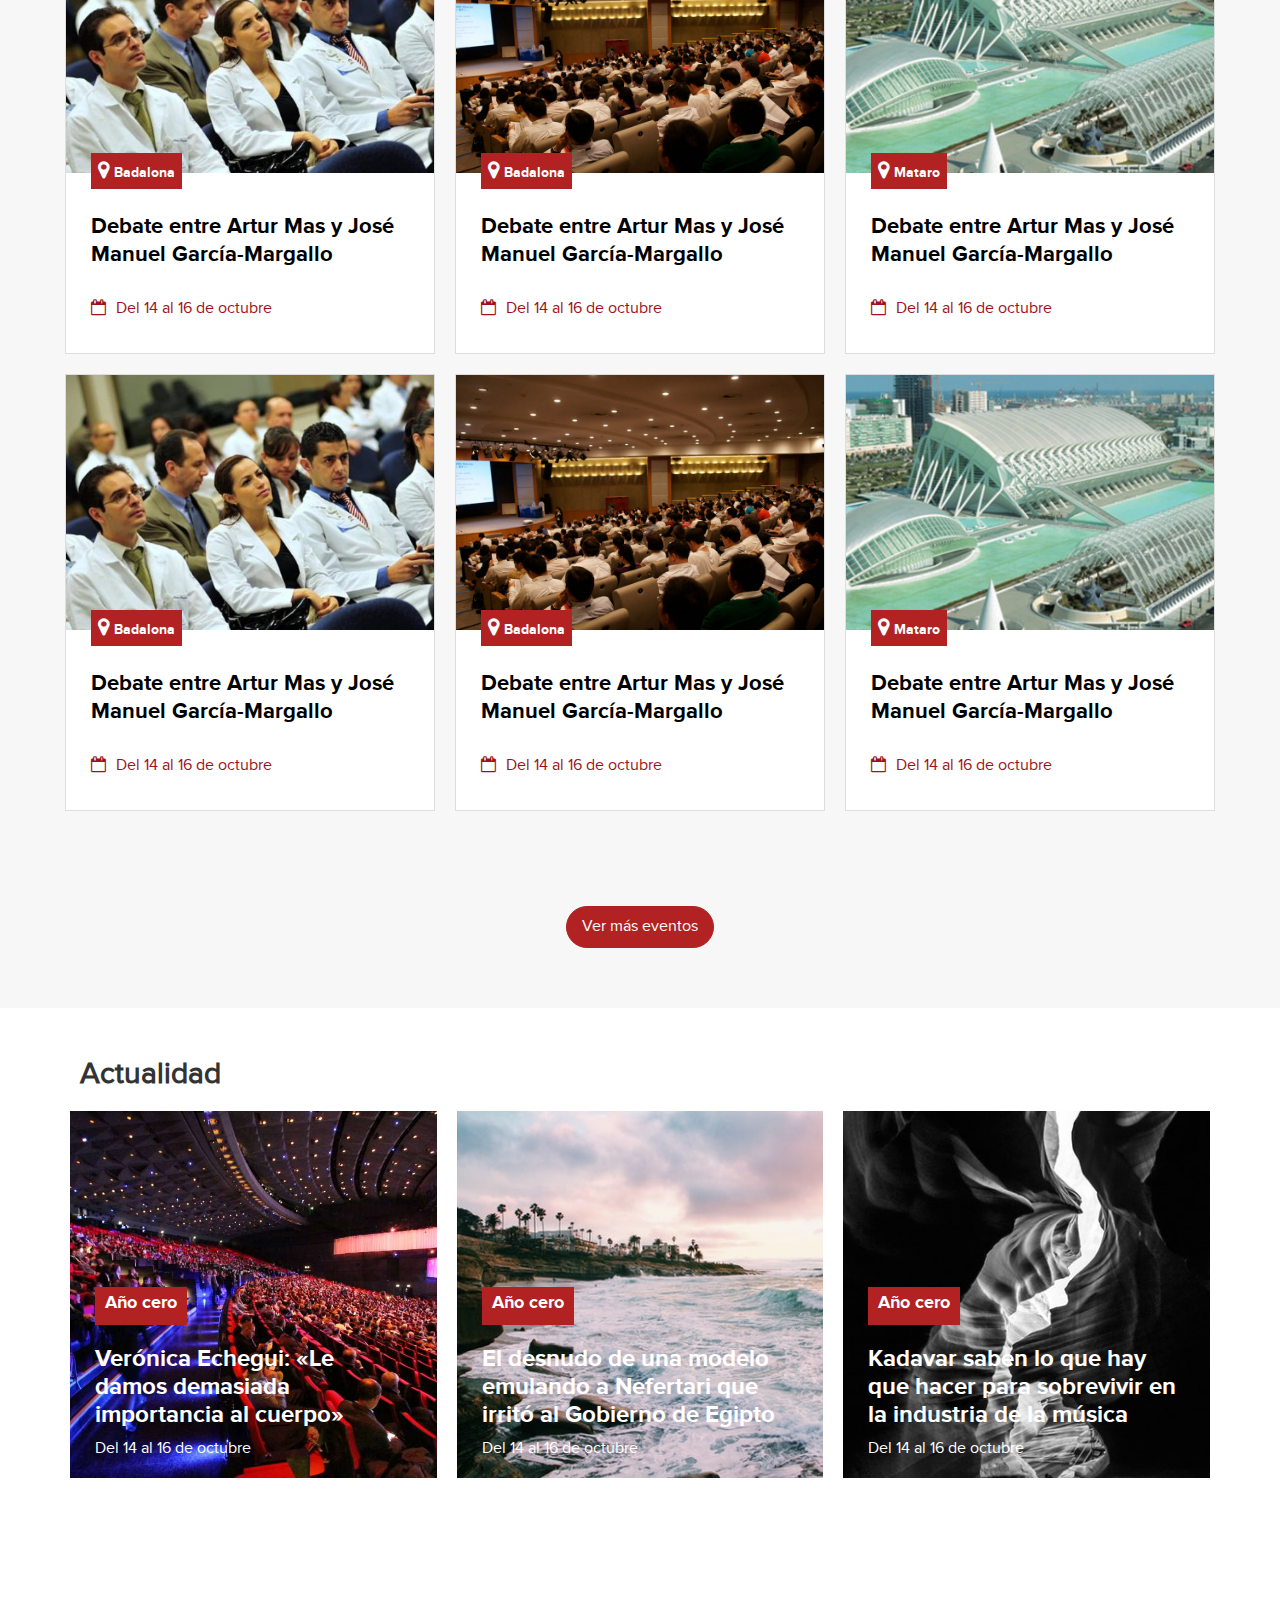
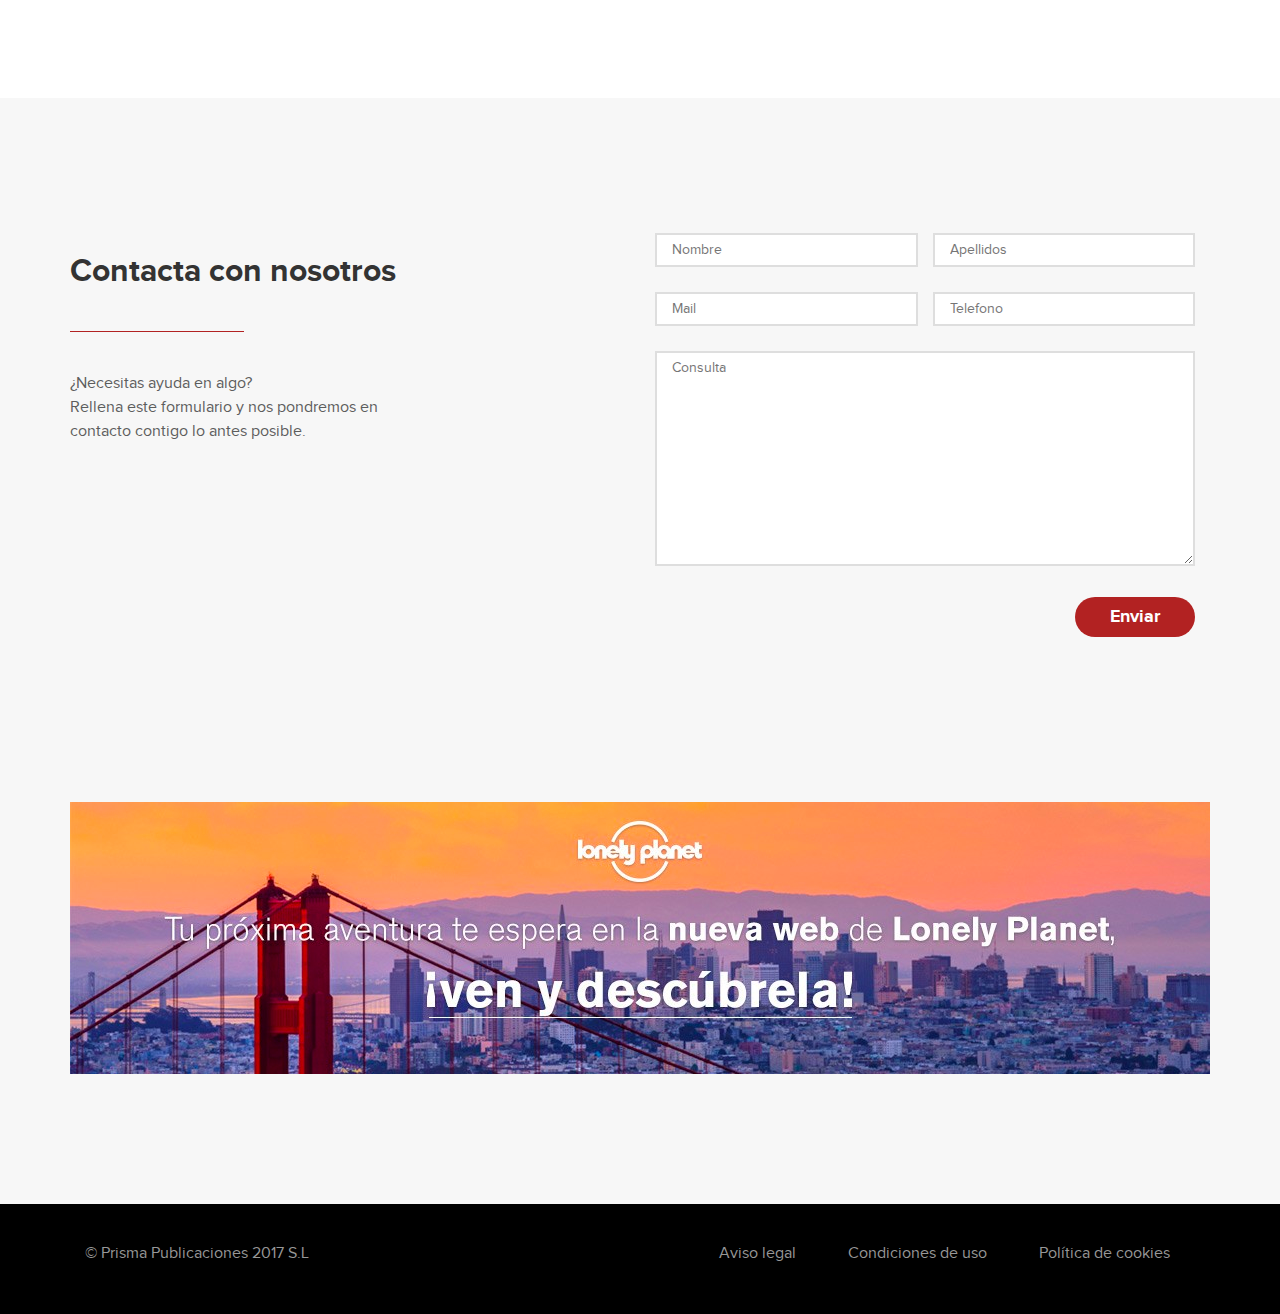
<file: eventos.html>
<!DOCTYPE html>

<html>
    <head>
        <meta charset="utf-8">
        <meta http-equiv="X-UA-Compatible" content="IE=edge">
        <meta name="viewport" content="width=device-width, initial-scale=1.0">
        <title>Eventos</title>
        <link rel="stylesheet" href="assets/css/font-awesome.css">
        <link rel="stylesheet" href="assets/css/bootstrap.css">
        <link rel="stylesheet" href="assets/css/bootstrap-theme.css">
        <link rel="stylesheet" href="assets/css/style.css">
        <link rel="stylesheet" href="assets/css/custom.css">
        <link rel="stylesheet" href="assets/css/responsive.css">
        <script src="assets/js/jquery-3.2.1.min.js"></script>
        <script src="assets/js/bootstrap.min.js"></script>
        <script src="assets/js/custom.js"></script>
    </head>
    <body>
        
        <!-- MAIN CONTENT -->
        <div id="main">
            <div class="header" style="background-image: url('assets/images/Eventos.png'); background-size: 100% 100%">
                <div class="full-header">
                    <div class="container">
                        <div class="row">
                            <div class="col-sm-12 col-md-2 brand">
                                <a href="index.html"><img src="assets/images/logo.png"></a>
                                <div class="navbar-header">
                                    <button type="button" class="navbar-toggle collapsed" data-toggle="collapse" data-target="#main-menu"  aria-expanded="false">
                                        <span class="icon-bar"></span>
                                        <span class="icon-bar"></span>
                                        <span class="icon-bar"></span>
                                    </button>
                                </div>
                                <div class="clear"></div>
                            </div>
                            <div class="col-sm-12 col-md-10 main-menu">
                                <div class="collapse navbar-collapse" id="main-menu">
                                    <ul class="nav navbar-nav">
                                        <li><a href="quienes.html">Quiénes somos</a></li>
                                        <li><a href="revistas.html">Revistas</a></li>
                                        <li><a href="factoria.html">Factoría</a></li>
                                        <li class="active"><a href="eventos.html">Eventos</a></li>
                                        <li><a href="conference.html">Conference office</a></li>
                                        <li><a href="viajes.html">Viajes</a></li>
                                        <li><a href="actualidad.html">Actualidad</a></li>
                                        <li><a href="suscripciones.html">Suscripciones</a></li>
                                        <li><a href="contacto.html">Contacto</a></li>                           
                                    </ul>
                                </div>
                            </div>
                            
                        </div>
                    </div>
                </div>
                <div class="container">
                    <div class="row">
                        <div class="col-md-12 page-title"><h1>Eventos</h1></div>
                    </div>
                </div>
            </div>
            <div class="wrap eventos-temp">
                <div class="main-contain">
                    <div class="page-intro container">
                        <div class="row">
                            <div class="hightline col-xs-12 col-md-5">
                                <p>Eventos Prisma de Grupo Planeta cuenta con años de experiencia en la organización de eventos con contenidos y ponentes de alto nivel.</p>
                            </div>
                            <div class="plan col-xs-12 col-md-7">
                                <p>Estamos especializados en la organización de foros, jornadas, observatorios y encuentros para grandes empresas, de la mano de los departamentos de RSC y Comunicación Corporativa. Llevamos a cabo eventos ad hoc para aquellas marcas y empresas que desarrollen una actividad vinculada a las temáticas de las cabeceras de Prisma Publicaciones y del Grupo Planeta. El poder de prescripción de los medios de comunicación de Grupo Planeta garantiza la difusión del evento antes y después de su celebración con una cobertura de calidad.</p>
                                <h3>En nuestra dilatada experiencia, hemos organizado todo tipo de formatos como:</h3>
                                <div class="row">
                                    <div class="col-sm-6">
                                        <div class="row">
                                            <ul>
                                                <li>Conferencias profesionales</li>
                                                <li>Convenciones corporativas</li>
                                                <li>Desayunos de trabajo con público</li>
                                                <li>Observatorios a puerta cerrada</li>
                                                <li>Entregas de premios</li>
                                                <li>Seminarios</li>
                                                <li>After works</li>
                                                <li>Grandes eventos</li>
                                            </ul>
                                        </div>
                                    </div>
                                    <div class="col-sm-6">
                                        <div class="row">
                                            <ul>
                                                <li>Entregas de premios</li>
                                                <li>Seminarios</li>
                                                <li>After works</li>
                                                <li>Grandes eventos</li>
                                            </ul>
                                        </div>
                                    </div>
                                </div>
                            </div>
                        </div>
                    </div>

                    <div class="page-content container-fluild eventos-content">
                        <div class="container page-body">
                            <div class="row">
                                <div class="eventos-filter">
                                    <a href="javascript:void(0)" class="btn-round btn-filter visible-xs"><i class="fa fa-sliders" aria-hidden="true"></i> Filtrar</a>
                                    <form class="form-inline">
                                        <div class="form-group eventos-filter-select hidden-xs">
                                        <label>Filtar por:</label>
                                            <select class="form-control">
                                                <option value="">Categorías</option>
                                                <option value="1">1</option>
                                                <option value="1">2</option>
                                                <option value="1">3</option>
                                                <option value="1">4</option>
                                                <option value="1">5</option>
                                            </select>
                                            <select class="form-control">
                                                <option value="">Subcategorias</option>
                                                <option value="1">1</option>
                                                <option value="1">2</option>
                                                <option value="1">3</option>
                                                <option value="1">4</option>
                                                <option value="1">5</option>
                                            </select>
                                        </div>
                                        <button type="submit" class="btn-round visible-xs"><i class="fa fa-search" aria-hidden="true"></i> Buscar</button>
                                        <button type="submit" class="btn-round">Ver todos</button>
                                        <div class="clearfix"></div>
                                    </form>
                                </div>

                                <div class="eventos-ports flex-wrap-center-colum">
                                    <div class="col-sm-4">
                                        <div class="post-ctn">
                                            <a href="#">
                                                <img src="assets/images/eventos-port-img-01.png" class="img-responsive" />
                                            </a>
                                            <div class="eve-txt">
                                                <a href="#" class="eve-cat"><i class="fa fa-map-marker" aria-hidden="true"></i>Badalona</a>
                                                <a href="#" class="eve-title">Debate entre Artur Mas y José Manuel García-Margallo</a>
                                                <p class="eve-date"><i class="fa fa-calendar-o" aria-hidden="true"></i>Del 14 al 16 de octubre</p>
                                            </div>
                                        </div>
                                    </div>
                                    <div class="col-sm-4">
                                        <div class="post-ctn">
                                            <a href="#">
                                                <img src="assets/images/eventos-port-img-02.png" class="img-responsive" />
                                            </a>
                                            <div class="eve-txt">
                                                <a href="#" class="eve-cat"><i class="fa fa-map-marker" aria-hidden="true"></i>Badalona</a>
                                                <a href="#" class="eve-title">Debate entre Artur Mas y José Manuel García-Margallo</a>
                                                <p class="eve-date"><i class="fa fa-calendar-o" aria-hidden="true"></i>Del 14 al 16 de octubre</p>
                                            </div>
                                        </div>
                                    </div>

                                    <div class="col-sm-4">
                                        <div class="post-ctn">
                                            <a href="#">
                                                <img src="assets/images/eventos-port-img-03.png" class="img-responsive" />
                                            </a>
                                            <div class="eve-txt">
                                                <a href="#" class="eve-cat"><i class="fa fa-map-marker" aria-hidden="true"></i>Mataro</a>
                                                <a href="#" class="eve-title">Debate entre Artur Mas y José Manuel García-Margallo</a>
                                                <p class="eve-date"><i class="fa fa-calendar-o" aria-hidden="true"></i>Del 14 al 16 de octubre</p>
                                            </div>
                                        </div>
                                    </div>
                                    <div class="col-sm-4">
                                        <div class="post-ctn">
                                            <a href="#">
                                                <img src="assets/images/eventos-port-img-01.png" class="img-responsive" />
                                            </a>
                                            <div class="eve-txt">
                                                <a href="#" class="eve-cat"><i class="fa fa-map-marker" aria-hidden="true"></i>Badalona</a>
                                                <a href="#" class="eve-title">Debate entre Artur Mas y José Manuel García-Margallo</a>
                                                <p class="eve-date"><i class="fa fa-calendar-o" aria-hidden="true"></i>Del 14 al 16 de octubre</p>
                                            </div>
                                        </div>
                                    </div>
                                    <div class="col-sm-4">
                                        <div class="post-ctn">
                                            <a href="#">
                                                <img src="assets/images/eventos-port-img-02.png" class="img-responsive" />
                                            </a>
                                            <div class="eve-txt">
                                                <a href="#" class="eve-cat"><i class="fa fa-map-marker" aria-hidden="true"></i>Badalona</a>
                                                <a href="#" class="eve-title">Debate entre Artur Mas y José Manuel García-Margallo</a>
                                                <p class="eve-date"><i class="fa fa-calendar-o" aria-hidden="true"></i>Del 14 al 16 de octubre</p>
                                            </div>
                                        </div>
                                    </div>
                                    <div class="col-sm-4">
                                        <div class="post-ctn">
                                            <a href="#">
                                                <img src="assets/images/eventos-port-img-03.png" class="img-responsive" />
                                            </a>
                                            <div class="eve-txt">
                                                <a href="#" class="eve-cat"><i class="fa fa-map-marker" aria-hidden="true"></i>Mataro</a>
                                                <a href="#" class="eve-title">Debate entre Artur Mas y José Manuel García-Margallo</a>
                                                <p class="eve-date"><i class="fa fa-calendar-o" aria-hidden="true"></i>Del 14 al 16 de octubre</p>
                                            </div>
                                        </div>
                                    </div>
                                    <div class="col-sm-4">
                                        <div class="post-ctn">
                                            <a href="#">
                                                <img src="assets/images/eventos-port-img-01.png" class="img-responsive" />
                                            </a>
                                            <div class="eve-txt">
                                                <a href="#" class="eve-cat"><i class="fa fa-map-marker" aria-hidden="true"></i>Badalona</a>
                                                <a href="#" class="eve-title">Debate entre Artur Mas y José Manuel García-Margallo</a>
                                                <p class="eve-date"><i class="fa fa-calendar-o" aria-hidden="true"></i>Del 14 al 16 de octubre</p>
                                            </div>
                                        </div>
                                    </div>
                                    <div class="col-sm-4">
                                        <div class="post-ctn">
                                            <a href="#">
                                                <img src="assets/images/eventos-port-img-02.png" class="img-responsive" />
                                            </a>
                                            <div class="eve-txt">
                                                <a href="#" class="eve-cat"><i class="fa fa-map-marker" aria-hidden="true"></i>Badalona</a>
                                                <a href="#" class="eve-title">Debate entre Artur Mas y José Manuel García-Margallo</a>
                                                <p class="eve-date"><i class="fa fa-calendar-o" aria-hidden="true"></i>Del 14 al 16 de octubre</p>
                                            </div>
                                        </div>
                                    </div>
                                    <div class="col-sm-4">
                                        <div class="post-ctn">
                                            <a href="#">
                                                <img src="assets/images/eventos-port-img-03.png" class="img-responsive" />
                                            </a>
                                            <div class="eve-txt">
                                                <a href="#" class="eve-cat"><i class="fa fa-map-marker" aria-hidden="true"></i>Mataro</a>
                                                <a href="#" class="eve-title">Debate entre Artur Mas y José Manuel García-Margallo</a>
                                                <p class="eve-date"><i class="fa fa-calendar-o" aria-hidden="true"></i>Del 14 al 16 de octubre</p>
                                            </div>
                                        </div>
                                    </div>
                                    <div class="btn-load-more-ajax">
                                        <a href="#" class="btn-round red">Ver más eventos</a>
                                    </div>
                                </div>
                            </div>
                        </div>
                    </div>

                    <div class="container actualidad post-new-section">
                        <div class="post-lists row">
                            <h2>Actualidad</h2>
                            <div class="post-item col-sm-4 col-xs-12">
                                <div class="post-bg imgResize-1-1" style="background-image: url('assets/images/home-new-03.png');">
                                    <div class="post-entry">
                                        <a href="#" class="p-cat">Año cero</a>
                                        <a href="#" class="p-title">Verónica Echegui: «Le damos demasiada importancia al cuerpo»</a>
                                        <p class="p-date">Del 14 al 16 de octubre</p>
                                    </div>
                                </div>
                            </div>
                            <div class="post-item col-sm-4 col-xs-12">
                                <div class="post-bg imgResize-1-1" style="background-image: url('assets/images/home-new-04.png');">
                                    <div class="post-entry">
                                        <a href="#" class="p-cat">Año cero</a>
                                        <a href="#" class="p-title">El desnudo de una modelo emulando a Nefertari que irritó al Gobierno de Egipto</a>
                                        <p class="p-date">Del 14 al 16 de octubre</p>
                                    </div>
                                </div>
                            </div>
                            <div class="post-item col-sm-4 col-xs-12">
                                <div class="post-bg imgResize-1-1" style="background-image: url('assets/images/home-new-05.png');">
                                    <div class="post-entry">
                                        <a href="#" class="p-cat">Año cero</a>
                                        <a href="#" class="p-title">Kadavar saben lo que hay que hacer para sobrevivir en la industria de la música</a>
                                        <p class="p-date">Del 14 al 16 de octubre</p>
                                    </div>
                                </div>
                            </div>
                        </div>
                    </div>
                </div>

            </div>
        </div>

        <div class="footer">
            <div class="container">
                <div class="row">
                    <div class="col-md-6 footer-content">
                        <h1>Contacta con nosotros</h1>
                        <p>¿Necesitas ayuda en algo? <br/>Rellena este formulario y nos pondremos en contacto contigo lo antes posible.</p>
                    </div>
                    <div class="col-md-6 footer-form">
                        <form>
                            <div class="row">
                                <div class="col-xs-12 col-md-6">
                                    <input type="text" placeholder="Nombre" value="">
                                </div>
                                <div class="col-xs-12 col-md-6">
                                    <input type="text" placeholder="Apellidos" value="">
                                </div>
                                <div class="col-xs-12 col-md-6">
                                    <input type="text" placeholder="Mail" value="">
                                </div>
                                <div class="col-xs-12 col-md-6">
                                    <input type="text" placeholder="Telefono" value="">
                                </div>
                                <div class="col-xs-12">
                                    <textarea placeholder="Consulta"></textarea>
                                </div>
                                <input type="submit" value="Enviar" />
                            </div>
                        </form>
                    </div>
                    <div class="col-xs-12 ads">
                        <img src="assets/images/footer-ads.png">
                    </div>
                </div>
            </div>
            <div class="container-fluid footer-text">
                <div class="container">
                    <div>
                        <div class="col-md-6 col-md-push-6 footer-link">
                            <ul>
                                <li><a href="#">Aviso legal</a></li>       
                                <li><a href="#">Condiciones de uso</a></li>   
                                <li><a href="#">Política de cookies</a></li>
                            </ul>
                        </div>
                        <div class="col-md-6 col-md-pull-6 copyright">
                            <p>© Prisma Publicaciones 2017 S.L </p>
                        </div>
                    </div>
                </div>
            </div>
        </div>
    </body>
</html>
</file>
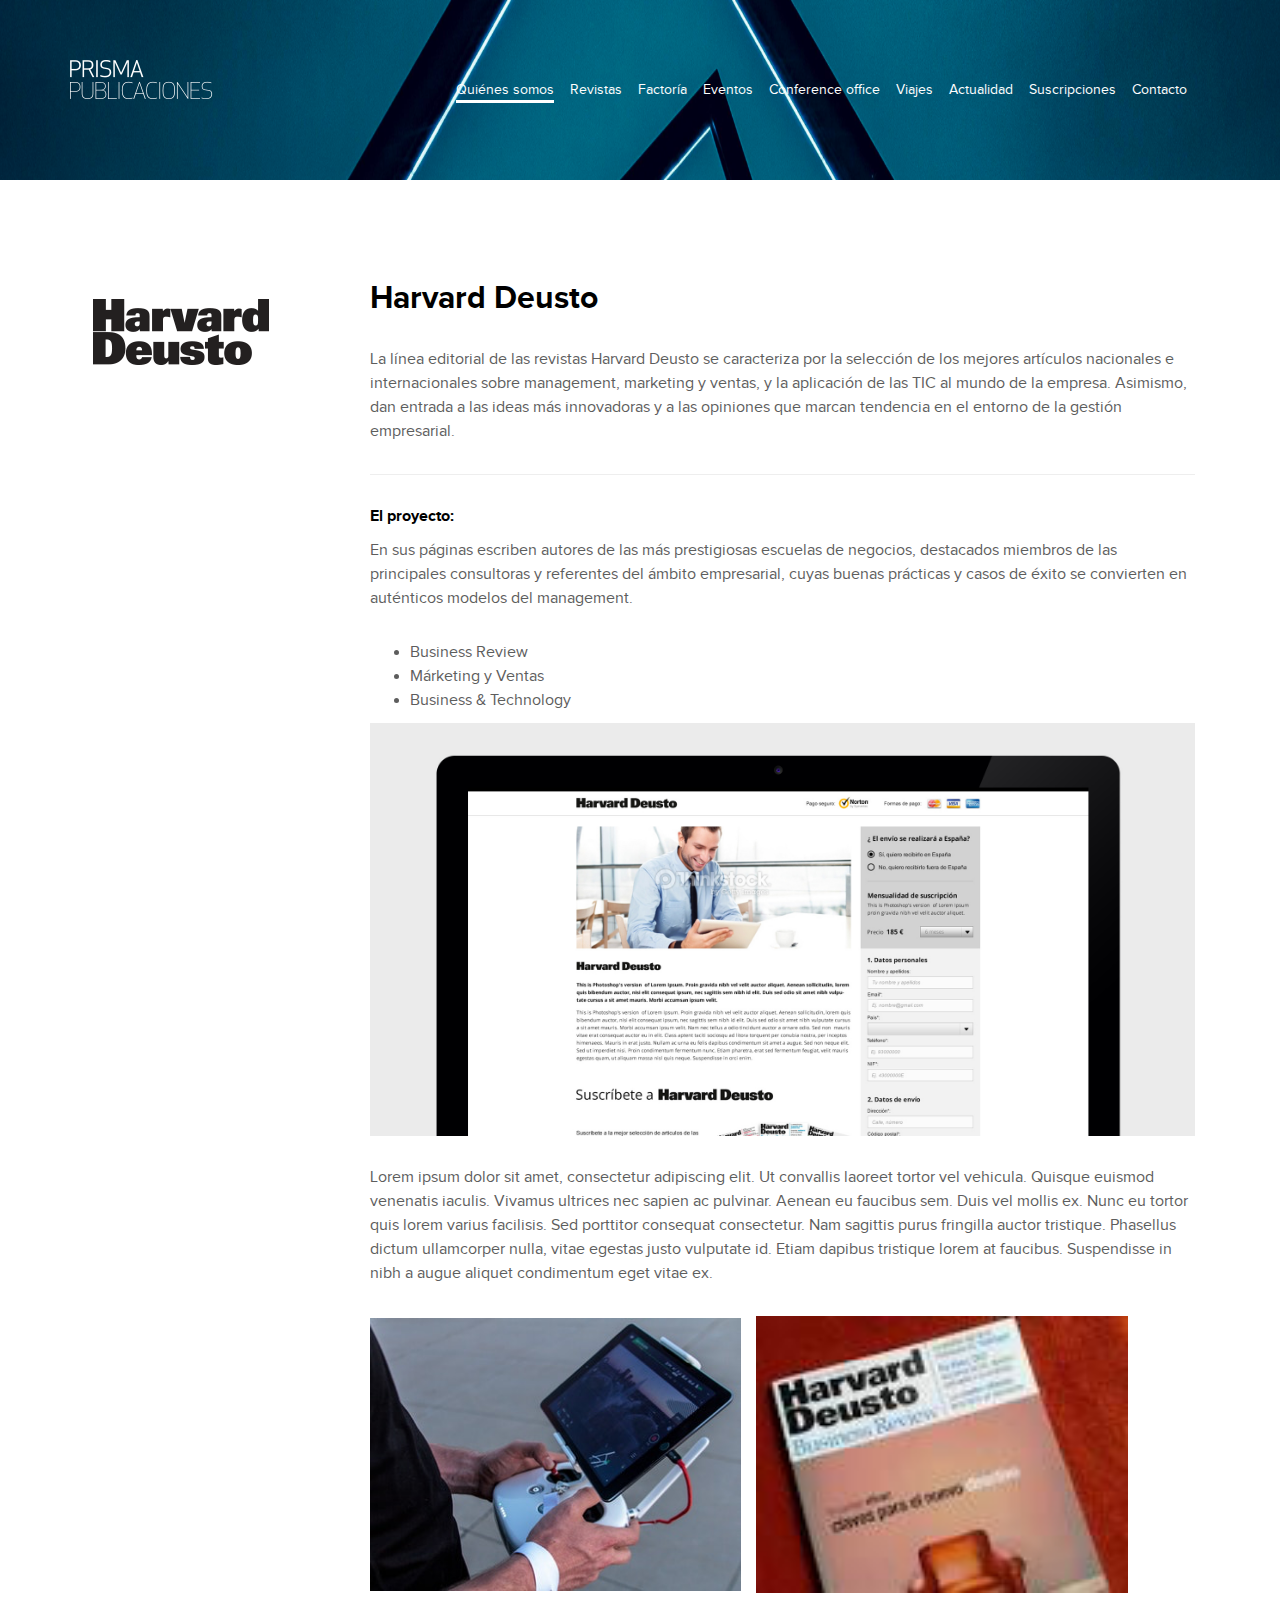
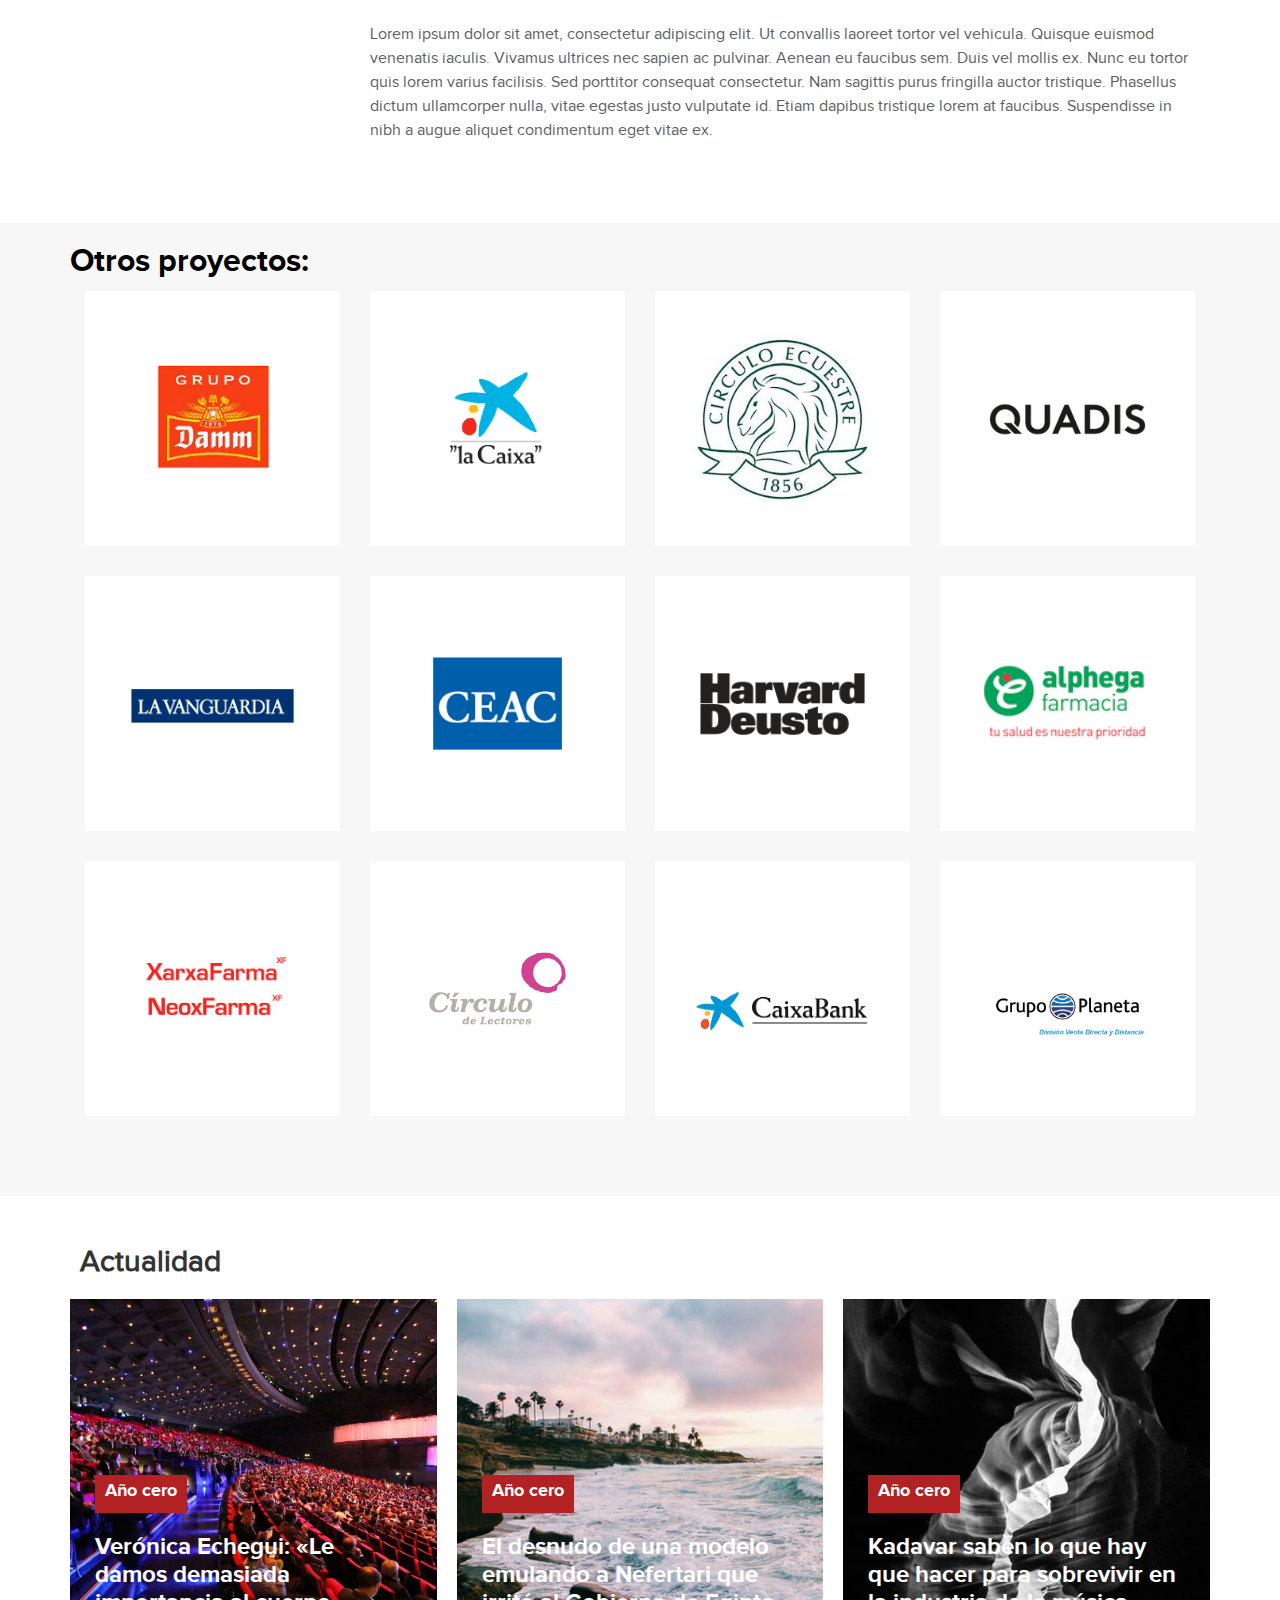
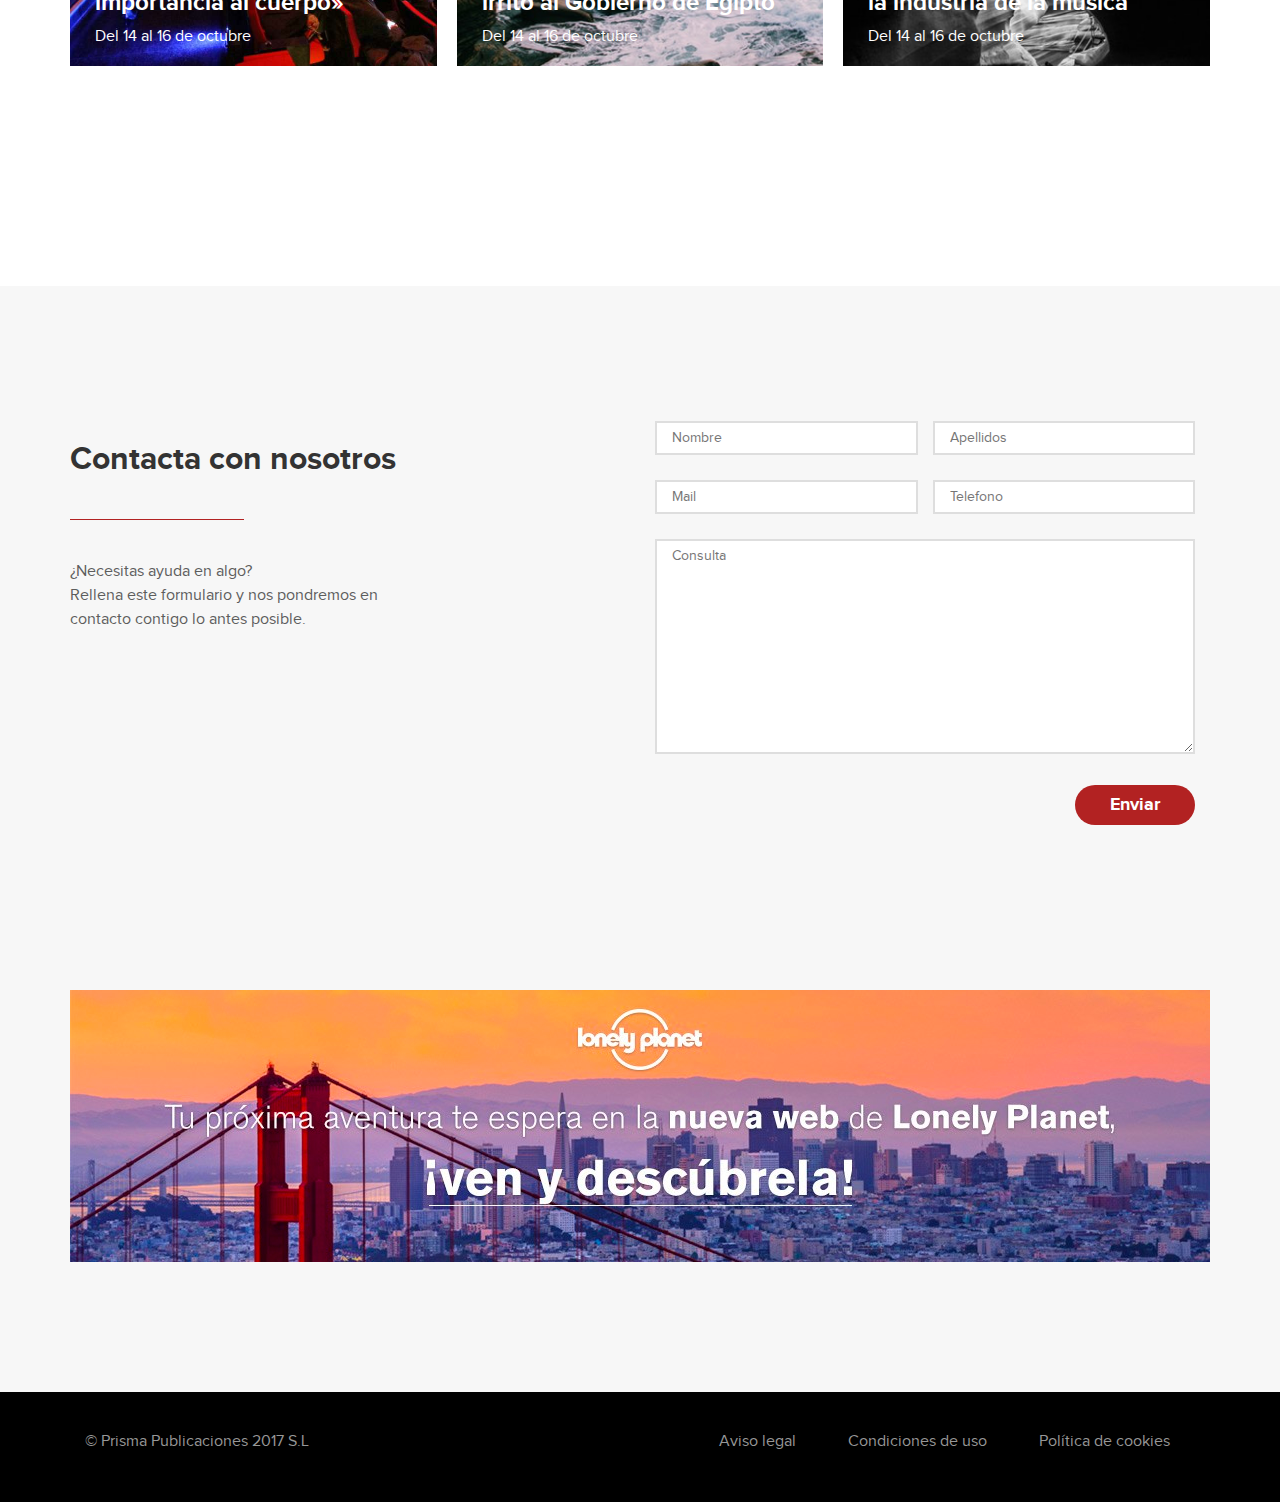
<file: factoria-interior.html>
<!DOCTYPE html>
<html>
    <head>
        <meta charset="utf-8">
        <meta http-equiv="X-UA-Compatible" content="IE=edge">
        <meta name="viewport" content="width=device-width, initial-scale=1.0">
        <title>Factoría Prisma</title>
        <link rel="stylesheet" href="assets/css/font-awesome.css">
        <link rel="stylesheet" href="assets/css/bootstrap.css">
        <link rel="stylesheet" href="assets/css/bootstrap-theme.css">
        <link rel="stylesheet" href="assets/css/style.css">
        <link rel="stylesheet" href="assets/css/custom.css">
        <link rel="stylesheet" href="assets/css/responsive.css">
        <script src="assets/js/jquery-3.2.1.min.js"></script>
        <script src="assets/js/bootstrap.min.js"></script>
        <script src="assets/js/custom.js"></script>
    </head>
    <body>
        <!-- MAIN CONTENT -->
        <div id="main">
            <div class="header interior" style="background-image: url('assets/images/Factoriainterior.png'); background-size: 100% 100%">
                <div class="full-header">
                    <div class="container">
                        <div class="row">
                            <div class="col-sm-12 col-md-2 brand">
                                <a href="index.html"><img src="assets/images/logo.png"></a>
                                <div class="navbar-header">
                                    <button type="button" class="navbar-toggle collapsed" data-toggle="collapse" data-target="#main-menu"  aria-expanded="false">
                                        <span class="icon-bar"></span>
                                        <span class="icon-bar"></span>
                                        <span class="icon-bar"></span>
                                    </button>
                                </div>
                                <div class="clear"></div>
                            </div>
                            <div class="col-sm-12 col-md-10 main-menu">
                                <div class="collapse navbar-collapse" id="main-menu">
                                    <ul class="nav navbar-nav">
                                        <li class="active"><a href="quienes.html">Quiénes somos</a></li>
                                        <li><a href="revistas.html">Revistas</a></li>
                                        <li><a href="factoria.html">Factoría</a></li>
                                        <li><a href="eventos.html">Eventos</a></li>
                                        <li><a href="conference.html">Conference office</a></li>
                                        <li><a href="viajes.html">Viajes</a></li>
                                        <li><a href="actualidad.html">Actualidad</a></li>
                                        <li><a href="suscripciones.html">Suscripciones</a></li>
                                        <li><a href="contacto.html">Contacto</a></li>                           
                                    </ul>
                                </div>
                            </div>
                        </div>
                    </div>
                </div>
            </div>
            <div class="wrap factoria-temp">
                <div class="main-contain">
                    <div class="page-intro container">
                        <div class="col-md-3"><img src="assets/images/logo7.png"></div>
                        <div class="col-md-9">
                            <div class="factoria-content">
                                <h1>Harvard Deusto</h1>
                                <div>
                                    <p>La línea editorial de las revistas Harvard Deusto se caracteriza por la selección de los mejores artículos nacionales e internacionales sobre management, marketing y ventas, y la aplicación de las TIC al mundo de la empresa. Asimismo, dan entrada a las ideas más innovadoras y a las opiniones que marcan tendencia en el entorno de la gestión empresarial. </p>
                                    <hr/>
                                    <p><span>El proyecto:</span>En sus páginas escriben autores de las más prestigiosas escuelas de negocios, destacados miembros de las principales consultoras y referentes del ámbito empresarial, cuyas buenas prácticas y casos de éxito se convierten en auténticos modelos del management.</p>
                                    <ul>
                                        <li>Business Review</li>
                                        <li>Márketing y Ventas</li>
                                        <li>Business & Technology</li>
                                    </ul>
                                    <img src="assets/images/factoria1.png">
                                    <p>Lorem ipsum dolor sit amet, consectetur adipiscing elit. Ut convallis laoreet tortor vel vehicula. Quisque euismod venenatis iaculis. Vivamus ultrices nec sapien ac pulvinar. Aenean eu faucibus sem. Duis vel mollis ex. Nunc eu tortor quis lorem varius facilisis. Sed porttitor consequat consectetur. Nam sagittis purus fringilla auctor tristique. Phasellus dictum ullamcorper nulla, vitae egestas justo vulputate id. Etiam dapibus tristique lorem at faucibus. Suspendisse in nibh a augue aliquet condimentum eget vitae ex.</p>
                                    <img src="assets/images/factoria2.png" style="width: 45%; margin-right: 15px;"><img src="assets/images/factoria3.png" style="width: 45%">
                                    <p>Lorem ipsum dolor sit amet, consectetur adipiscing elit. Ut convallis laoreet tortor vel vehicula. Quisque euismod venenatis iaculis. Vivamus ultrices nec sapien ac pulvinar. Aenean eu faucibus sem. Duis vel mollis ex. Nunc eu tortor quis lorem varius facilisis. Sed porttitor consequat consectetur. Nam sagittis purus fringilla auctor tristique. Phasellus dictum ullamcorper nulla, vitae egestas justo vulputate id. Etiam dapibus tristique lorem at faucibus. Suspendisse in nibh a augue aliquet condimentum eget vitae ex.</p>

                                </div>
                            </div>
                        </div>
                    </div>
                    <div class="page-content container-fluild">
                        <div class="container page-body">
                            <h2>Otros proyectos:</h2>
                            <div class="logo-item">
                                <div class="col-xs-6 col-md-3"><div><span class="helper"></span><img src="assets/images/logo1.png"></div></div>
                                <div class="col-xs-6 col-md-3"><div><span class="helper"></span><img src="assets/images/logo2.png"></div></div>
                                <div class="col-xs-6 col-md-3"><div><span class="helper"></span><img src="assets/images/logo3.png"></div></div>
                                <div class="col-xs-6 col-md-3"><div><span class="helper"></span><img src="assets/images/logo4.png"></div></div>
                                <div class="col-xs-6 col-md-3"><div><span class="helper"></span><img src="assets/images/logo5.png"></div></div>
                                <div class="col-xs-6 col-md-3"><div><span class="helper"></span><img src="assets/images/logo6.png"></div></div>
                                <div class="col-xs-6 col-md-3"><div><span class="helper"></span><img src="assets/images/logo7.png"></div></div>
                                <div class="col-xs-6 col-md-3"><div><span class="helper"></span><img src="assets/images/logo8.png"></div></div>
                                <div class="col-xs-6 col-md-3"><div><span class="helper"></span><img src="assets/images/logo9.png"></div></div>
                                <div class="col-xs-6 col-md-3"><div><span class="helper"></span><img src="assets/images/logo10.png"></div></div>
                                <div class="col-xs-6 col-md-3"><div><span class="helper"></span><img src="assets/images/logo11.png"></div></div>
                                <div class="col-xs-6 col-md-3"><div><span class="helper"></span><img src="assets/images/logo12.png"></div></div>
                            </div>
                        </div>
                    </div>
                    <div class="container actualidad post-new-section">
                        <div class="post-lists row">
                            <h2>Actualidad</h2>
                            <div class="post-item col-sm-4 col-xs-12">
                                <div class="post-bg imgResize-1-1" style="background-image: url('assets/images/home-new-03.png');">
                                    <div class="post-entry">
                                        <a href="#" class="p-cat">Año cero</a>
                                        <a href="#" class="p-title">Verónica Echegui: «Le damos demasiada importancia al cuerpo»</a>
                                        <p class="p-date">Del 14 al 16 de octubre</p>
                                    </div>
                                </div>
                            </div>
                            <div class="post-item col-sm-4 col-xs-12">
                                <div class="post-bg imgResize-1-1" style="background-image: url('assets/images/home-new-04.png');">
                                    <div class="post-entry">
                                        <a href="#" class="p-cat">Año cero</a>
                                        <a href="#" class="p-title">El desnudo de una modelo emulando a Nefertari que irritó al Gobierno de Egipto</a>
                                        <p class="p-date">Del 14 al 16 de octubre</p>
                                    </div>
                                </div>
                            </div>
                            <div class="post-item col-sm-4 col-xs-12">
                                <div class="post-bg imgResize-1-1" style="background-image: url('assets/images/home-new-05.png');">
                                    <div class="post-entry">
                                        <a href="#" class="p-cat">Año cero</a>
                                        <a href="#" class="p-title">Kadavar saben lo que hay que hacer para sobrevivir en la industria de la música</a>
                                        <p class="p-date">Del 14 al 16 de octubre</p>
                                    </div>
                                </div>
                            </div>
                        </div>
                    </div>
                </div>

            </div>
        </div>
        <div class="footer">
            <div class="container">
                <div class="row">
                    <div class="col-md-6 footer-content">
                        <h1>Contacta con nosotros</h1>
                        <p>¿Necesitas ayuda en algo? <br/>Rellena este formulario y nos pondremos en contacto contigo lo antes posible.</p>
                    </div>
                    <div class="col-md-6 footer-form">
                        <form>
                            <div class="row">
                                <div class="col-xs-12 col-md-6">
                                    <input type="text" placeholder="Nombre" value="">
                                </div>
                                <div class="col-xs-12 col-md-6">
                                    <input type="text" placeholder="Apellidos" value="">
                                </div>
                                <div class="col-xs-12 col-md-6">
                                    <input type="text" placeholder="Mail" value="">
                                </div>
                                <div class="col-xs-12 col-md-6">
                                    <input type="text" placeholder="Telefono" value="">
                                </div>
                                <div class="col-xs-12">
                                    <textarea placeholder="Consulta"></textarea>
                                </div>
                                <input type="submit" value="Enviar" />
                            </div>
                        </form>
                    </div>
                    <div class="col-xs-12 ads">
                        <img src="assets/images/footer-ads.png">
                    </div>
                </div>
            </div>
            <div class="container-fluid footer-text">
                <div class="container">
                    <div>
                        <div class="col-md-6 col-md-push-6 footer-link">
                            <ul>
                                <li><a href="#">Aviso legal</a></li>       
                                <li><a href="#">Condiciones de uso</a></li>   
                                <li><a href="#">Política de cookies</a></li>
                            </ul>
                        </div>
                        <div class="col-md-6 col-md-pull-6 copyright">
                            <p>© Prisma Publicaciones 2017 S.L </p>
                        </div>
                    </div>
                </div>
            </div>
        </div>
    </body>
</html>
</file>
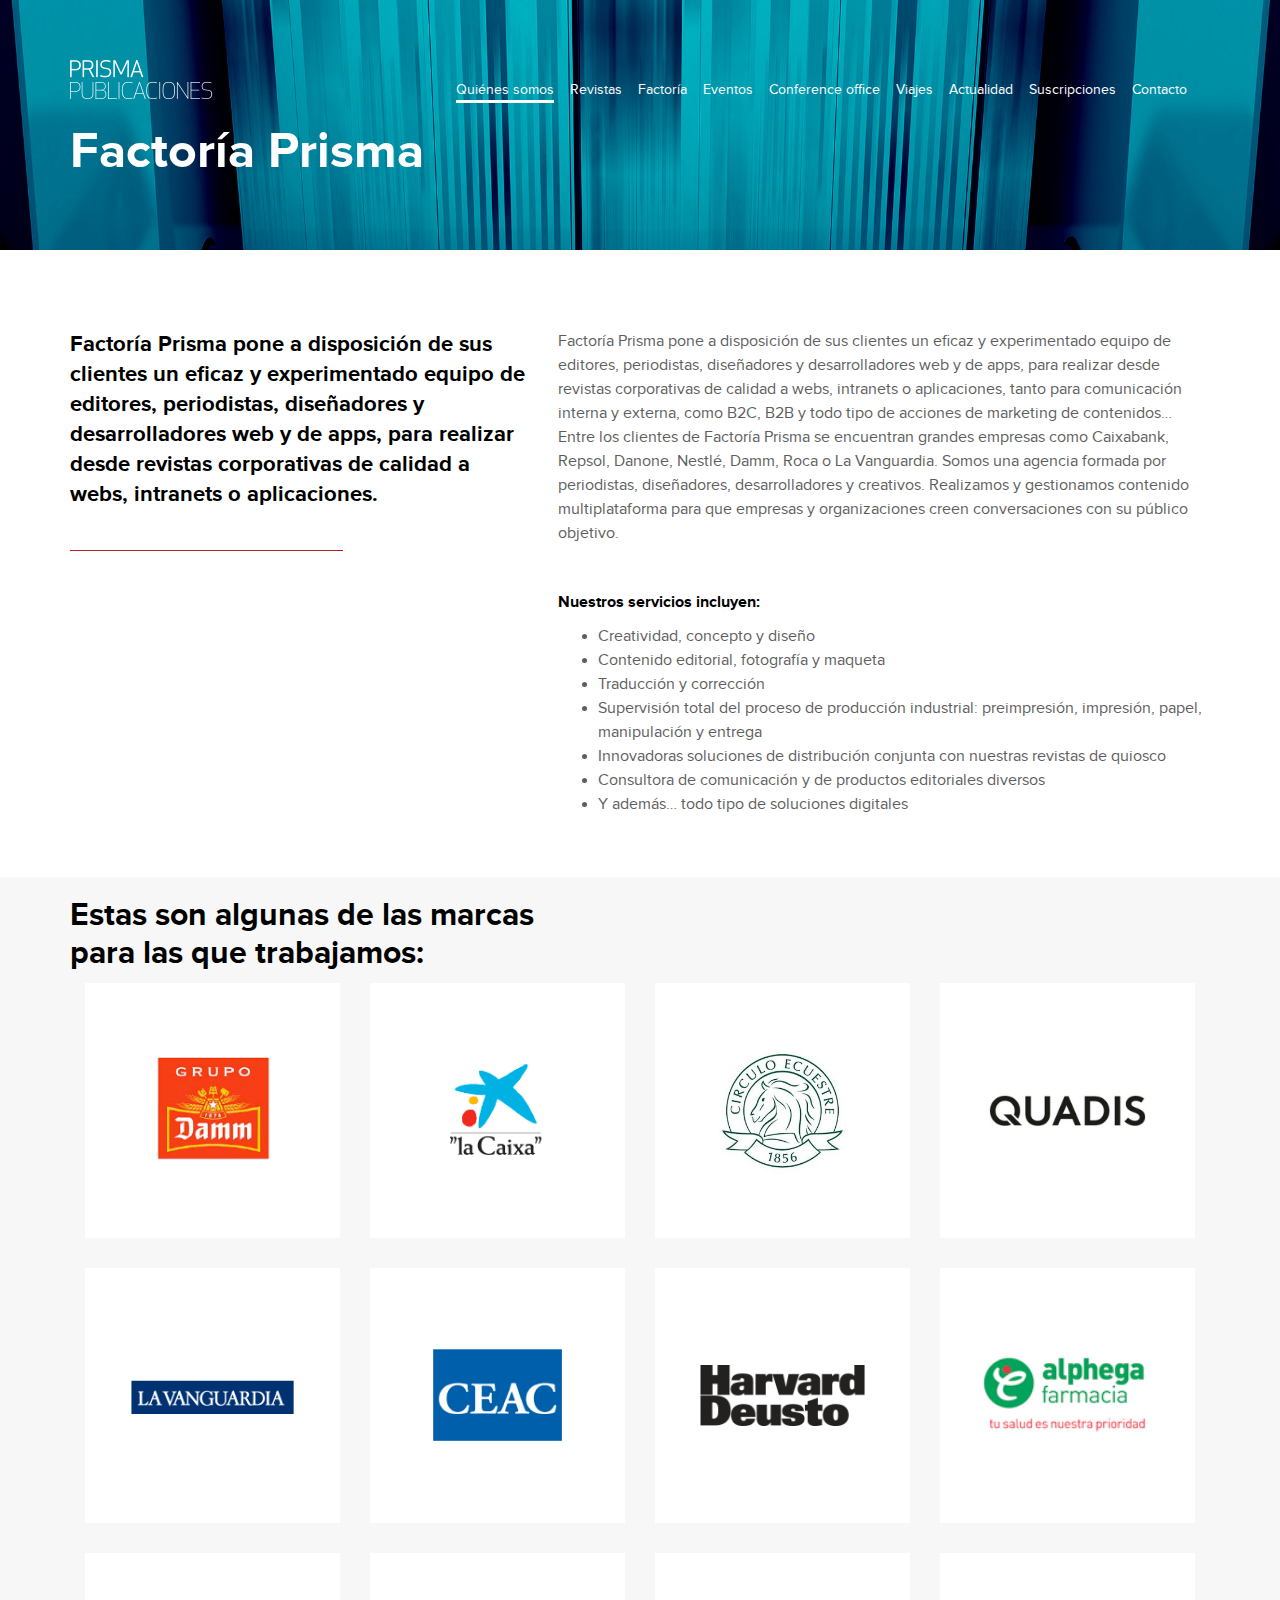
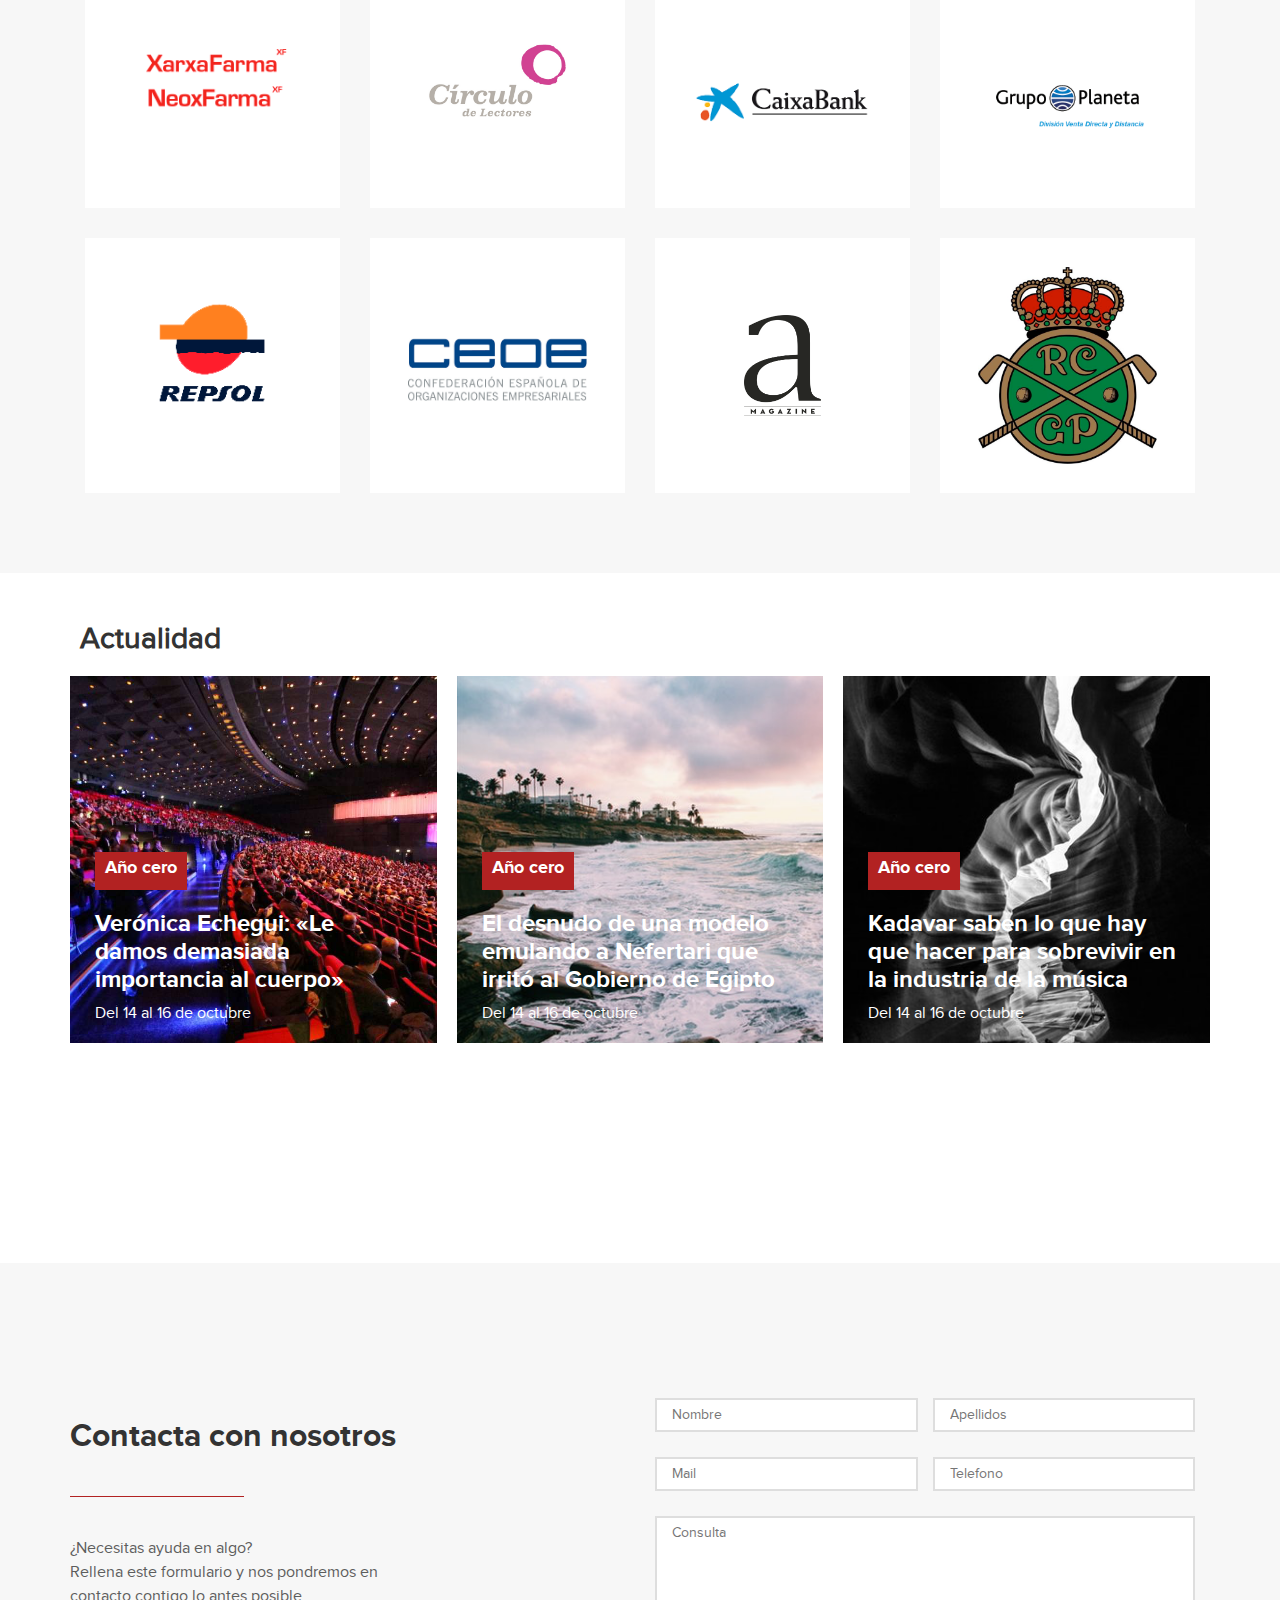
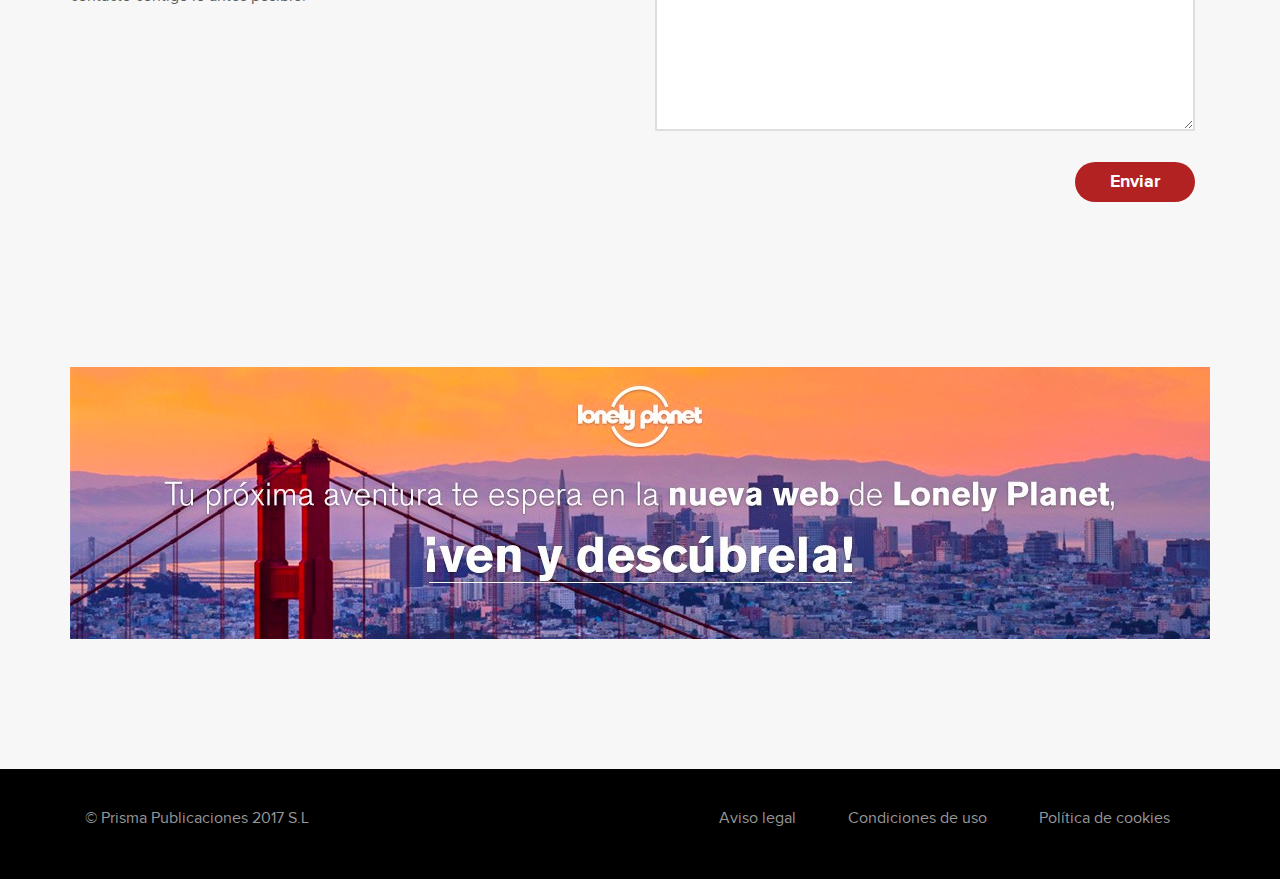
<file: factoria.html>
<!DOCTYPE html>
<html>
    <head>
        <meta charset="utf-8">
        <meta http-equiv="X-UA-Compatible" content="IE=edge">
        <meta name="viewport" content="width=device-width, initial-scale=1.0">
        <title>Factoría Prisma</title>
        <link rel="stylesheet" href="assets/css/font-awesome.css">
        <link rel="stylesheet" href="assets/css/bootstrap.css">
        <link rel="stylesheet" href="assets/css/bootstrap-theme.css">
        <link rel="stylesheet" href="assets/css/style.css">
        <link rel="stylesheet" href="assets/css/custom.css">
        <link rel="stylesheet" href="assets/css/responsive.css">
        <script src="assets/js/jquery-3.2.1.min.js"></script>
        <script src="assets/js/bootstrap.min.js"></script>
        <script src="assets/js/custom.js"></script>
    </head>
    <body>
        <!-- MAIN CONTENT -->
        <div id="main">
            <div class="header" style="background-image: url('assets/images/factoria.png'); background-size: 100% 100%">
                <div class="full-header">
                    <div class="container">
                        <div class="row">
                            <div class="col-sm-12 col-md-2 brand">
                                <a href="index.html"><img src="assets/images/logo.png"></a>
                                <div class="navbar-header">
                                    <button type="button" class="navbar-toggle collapsed" data-toggle="collapse" data-target="#main-menu"  aria-expanded="false">
                                        <span class="icon-bar"></span>
                                        <span class="icon-bar"></span>
                                        <span class="icon-bar"></span>
                                    </button>
                                </div>
                                <div class="clear"></div>
                            </div>
                            <div class="col-sm-12 col-md-10 main-menu">
                                <div class="collapse navbar-collapse" id="main-menu">
                                    <ul class="nav navbar-nav">
                                        <li class="active"><a href="quienes.html">Quiénes somos</a></li>
                                        <li><a href="revistas.html">Revistas</a></li>
                                        <li><a href="factoria.html">Factoría</a></li>
                                        <li><a href="eventos.html">Eventos</a></li>
                                        <li><a href="conference.html">Conference office</a></li>
                                        <li><a href="viajes.html">Viajes</a></li>
                                        <li><a href="actualidad.html">Actualidad</a></li>
                                        <li><a href="suscripciones.html">Suscripciones</a></li>
                                        <li><a href="contacto.html">Contacto</a></li>                           
                                    </ul>
                                </div>
                            </div>
                            
                        </div>
                    </div>
                </div>
                
                <div class="container">
                    <div class="row">
                        <div class="col-md-12 page-title"><h1>Factoría Prisma</h1></div>
                    </div>
                </div>
            </div>
            <div class="wrap factoria-temp">
                <div class="main-contain">
                    <div class="page-intro container">
                        <div class="row">
                            <div class="hightline col-xs-12 col-md-5">
                                <p>Factoría Prisma pone a disposición de sus clientes un eficaz y experimentado equipo de editores, periodistas, diseñadores y desarrolladores web y de apps, para realizar desde revistas corporativas de calidad a webs, intranets o aplicaciones. </p>
                            </div>
                            <div class="plan col-xs-12 col-md-7">
                                <p>Factoría Prisma pone a disposición de sus clientes un eficaz y experimentado equipo de editores, periodistas, diseñadores y desarrolladores web y de apps, para realizar desde revistas corporativas de calidad a webs, intranets o aplicaciones,  tanto para comunicación interna y externa, como B2C, B2B y todo tipo de acciones de marketing de contenidos… Entre los clientes de Factoría Prisma se encuentran grandes empresas como Caixabank, Repsol, Danone, Nestlé, Damm, Roca o  La Vanguardia. Somos una agencia formada por periodistas, diseñadores, desarrolladores y creativos. Realizamos y gestionamos contenido multiplataforma para que empresas y organizaciones creen conversaciones con su público objetivo.</p>
                                <h3>Nuestros servicios incluyen:</h3>
                                <ul>
                                    <li>Creatividad, concepto y diseño</li>
                                    <li>Contenido editorial, fotografía y maqueta</li>
                                    <li>Traducción y corrección</li>
                                    <li>Supervisión total del proceso de producción industrial: preimpresión, impresión, papel, manipulación y entrega</li>
                                    <li>Innovadoras soluciones de distribución conjunta con nuestras revistas de quiosco</li>
                                    <li>Consultora de comunicación y de productos editoriales diversos</li>
                                    <li>Y además… todo tipo de soluciones digitales</li>
                                </ul>
                            </div>
                        </div>
                    </div>
                    <div class="page-content container-fluild">
                        <div class="container page-body">
                            <h2>Estas son algunas de las marcas para las que trabajamos: </h2>
                            <div class="logo-item">
                                <div class="col-xs-6 col-md-3"><div><span class="helper"></span><img src="assets/images/logo1.png"></div></div>
                                <div class="col-xs-6 col-md-3"><div><span class="helper"></span><img src="assets/images/logo2.png"></div></div>
                                <div class="col-xs-6 col-md-3"><div><span class="helper"></span><img src="assets/images/logo3.png" style="width: 50%"></div></div>
                                <div class="col-xs-6 col-md-3"><div><span class="helper"></span><img src="assets/images/logo4.png"></div></div>
                                <div class="col-xs-6 col-md-3"><div><span class="helper"></span><img src="assets/images/logo5.png"></div></div>
                                <div class="col-xs-6 col-md-3"><div><span class="helper"></span><img src="assets/images/logo6.png"></div></div>
                                <div class="col-xs-6 col-md-3"><div><span class="helper"></span><img src="assets/images/logo7.png"></div></div>
                                <div class="col-xs-6 col-md-3"><div><span class="helper"></span><img src="assets/images/logo8.png"></div></div>
                                <div class="col-xs-6 col-md-3"><div><span class="helper"></span><img src="assets/images/logo9.png"></div></div>
                                <div class="col-xs-6 col-md-3"><div><span class="helper"></span><img src="assets/images/logo10.png"></div></div>
                                <div class="col-xs-6 col-md-3"><div><span class="helper"></span><img src="assets/images/logo11.png"></div></div>
                                <div class="col-xs-6 col-md-3"><div><span class="helper"></span><img src="assets/images/logo12.png"></div></div>
                                <div class="col-xs-6 col-md-3"><div><span class="helper"></span><img src="assets/images/logo13.png"></div></div>
                                <div class="col-xs-6 col-md-3"><div><span class="helper"></span><img src="assets/images/logo14.png"></div></div>
                                <div class="col-xs-6 col-md-3"><div><span class="helper"></span><img src="assets/images/logo15.png" style="width: 30%"></div></div>
                                <div class="col-xs-6 col-md-3"><div><span class="helper"></span><img src="assets/images/logo16.png"></div></div>
                            </div>
                        </div>
                    </div>
                    <div class="container actualidad post-new-section">
                        <div class="post-lists row">
                            <h2>Actualidad</h2>
                            <div class="post-item col-sm-4 col-xs-12">
                                <div class="post-bg imgResize-1-1" style="background-image: url('assets/images/home-new-03.png');">
                                    <div class="post-entry">
                                        <a href="#" class="p-cat">Año cero</a>
                                        <a href="#" class="p-title">Verónica Echegui: «Le damos demasiada importancia al cuerpo»</a>
                                        <p class="p-date">Del 14 al 16 de octubre</p>
                                    </div>
                                </div>
                            </div>
                            <div class="post-item col-sm-4 col-xs-12">
                                <div class="post-bg imgResize-1-1" style="background-image: url('assets/images/home-new-04.png');">
                                    <div class="post-entry">
                                        <a href="#" class="p-cat">Año cero</a>
                                        <a href="#" class="p-title">El desnudo de una modelo emulando a Nefertari que irritó al Gobierno de Egipto</a>
                                        <p class="p-date">Del 14 al 16 de octubre</p>
                                    </div>
                                </div>
                            </div>
                            <div class="post-item col-sm-4 col-xs-12">
                                <div class="post-bg imgResize-1-1" style="background-image: url('assets/images/home-new-05.png');">
                                    <div class="post-entry">
                                        <a href="#" class="p-cat">Año cero</a>
                                        <a href="#" class="p-title">Kadavar saben lo que hay que hacer para sobrevivir en la industria de la música</a>
                                        <p class="p-date">Del 14 al 16 de octubre</p>
                                    </div>
                                </div>
                            </div>
                        </div>
                    </div>
                </div>

            </div>
        </div>
        <div class="footer">
            <div class="container">
                <div class="row">
                    <div class="col-md-6 footer-content">
                        <h1>Contacta con nosotros</h1>
                        <p>¿Necesitas ayuda en algo? <br/>Rellena este formulario y nos pondremos en contacto contigo lo antes posible.</p>
                    </div>
                    <div class="col-md-6 footer-form">
                        <form>
                            <div class="row">
                                <div class="col-xs-12 col-md-6">
                                    <input type="text" placeholder="Nombre" value="">
                                </div>
                                <div class="col-xs-12 col-md-6">
                                    <input type="text" placeholder="Apellidos" value="">
                                </div>
                                <div class="col-xs-12 col-md-6">
                                    <input type="text" placeholder="Mail" value="">
                                </div>
                                <div class="col-xs-12 col-md-6">
                                    <input type="text" placeholder="Telefono" value="">
                                </div>
                                <div class="col-xs-12">
                                    <textarea placeholder="Consulta"></textarea>
                                </div>
                                <input type="submit" value="Enviar" />
                            </div>
                        </form>
                    </div>
                    <div class="col-xs-12 ads">
                        <img src="assets/images/footer-ads.png">
                    </div>
                </div>
            </div>
            <div class="container-fluid footer-text">
                <div class="container">
                    <div>
                        <div class="col-md-6 col-md-push-6 footer-link">
                            <ul>
                                <li><a href="#">Aviso legal</a></li>       
                                <li><a href="#">Condiciones de uso</a></li>   
                                <li><a href="#">Política de cookies</a></li>
                            </ul>
                        </div>
                        <div class="col-md-6 col-md-pull-6 copyright">
                            <p>© Prisma Publicaciones 2017 S.L </p>
                        </div>
                    </div>
                </div>
            </div>
        </div>
    </body>
</html>
</file>
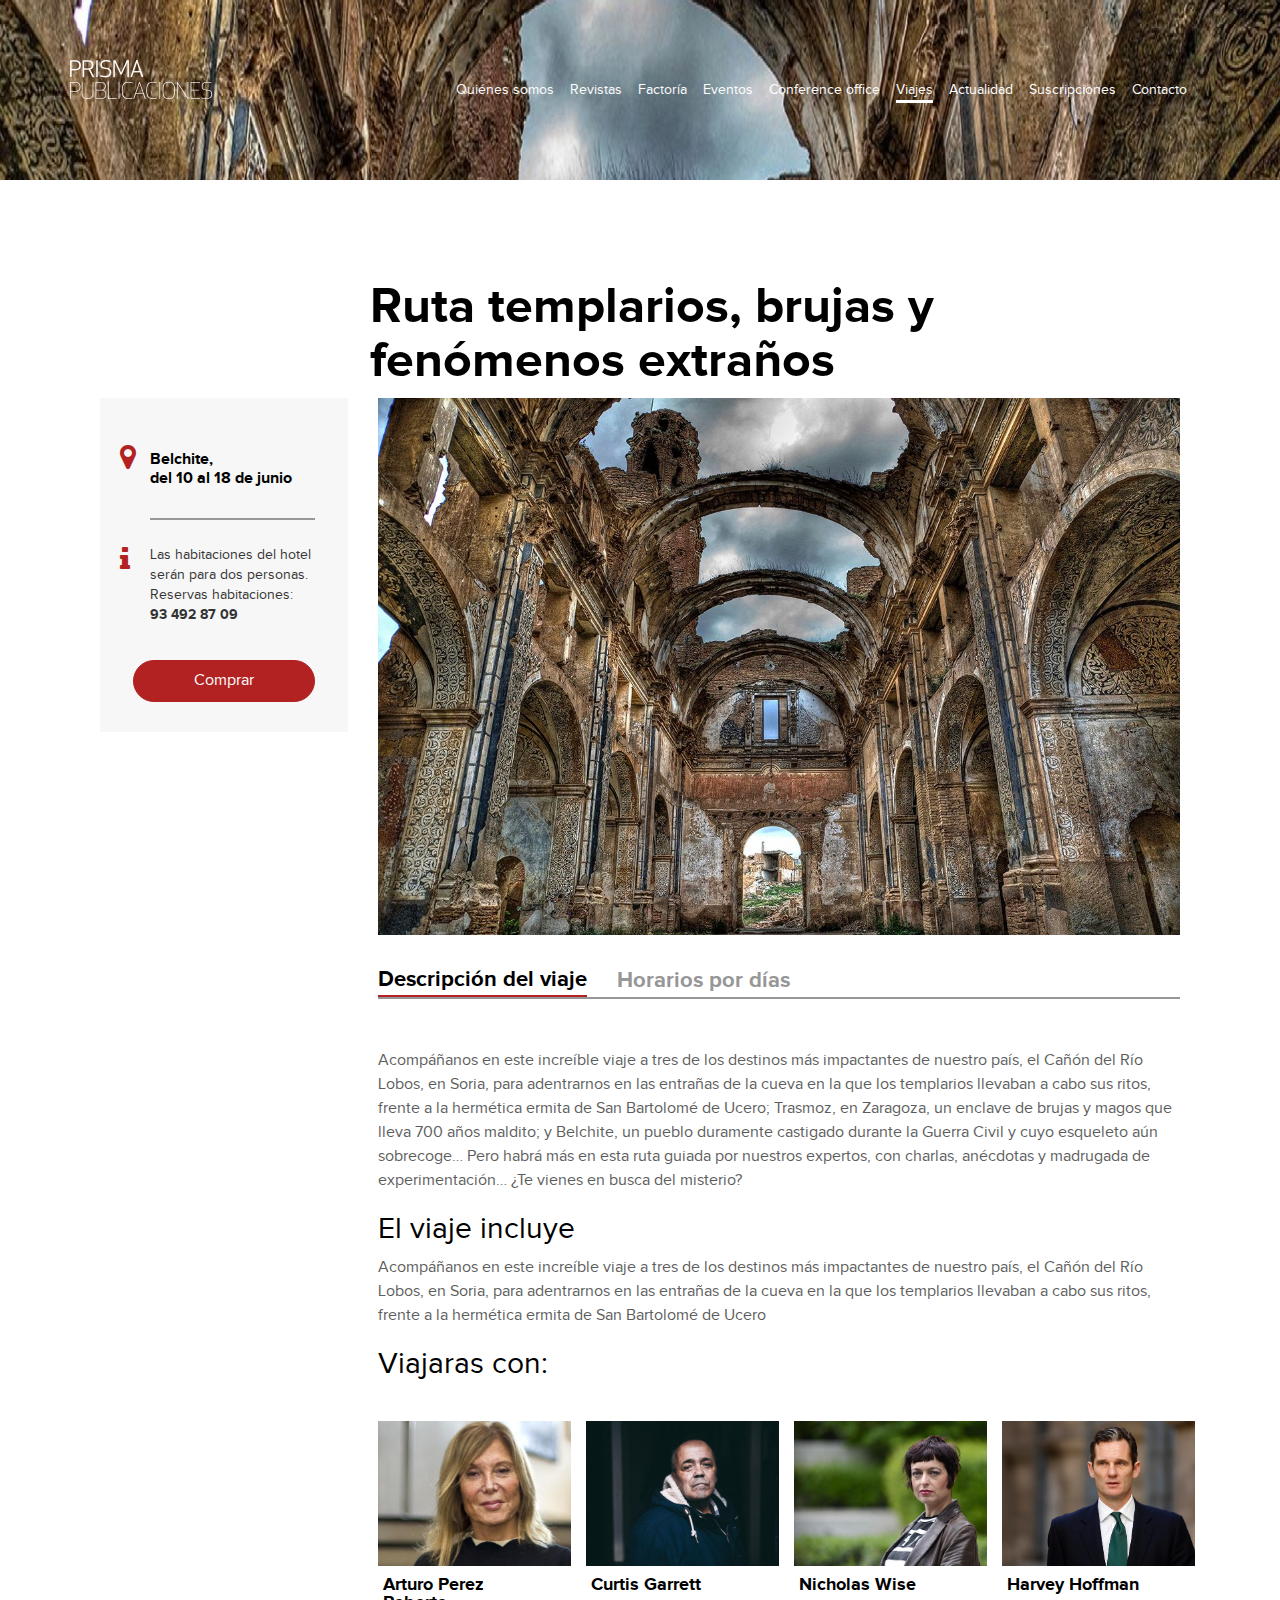
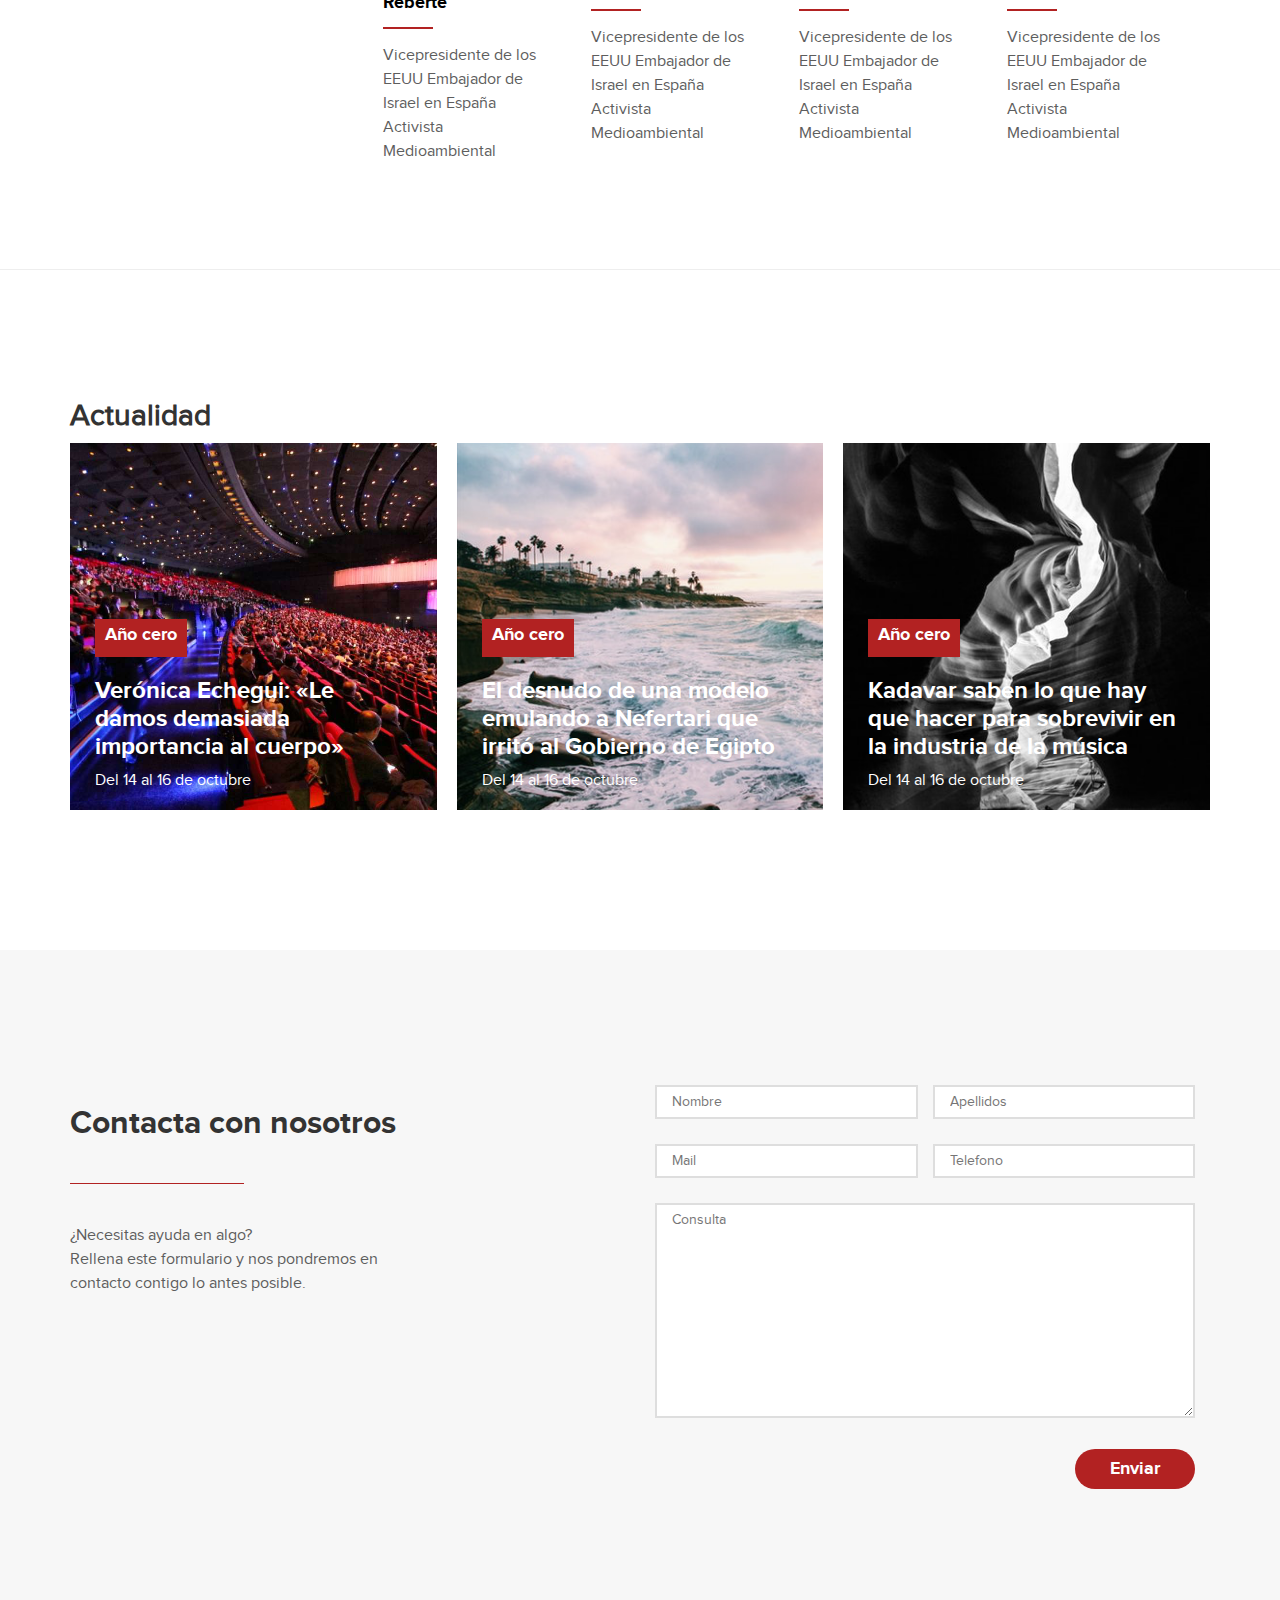
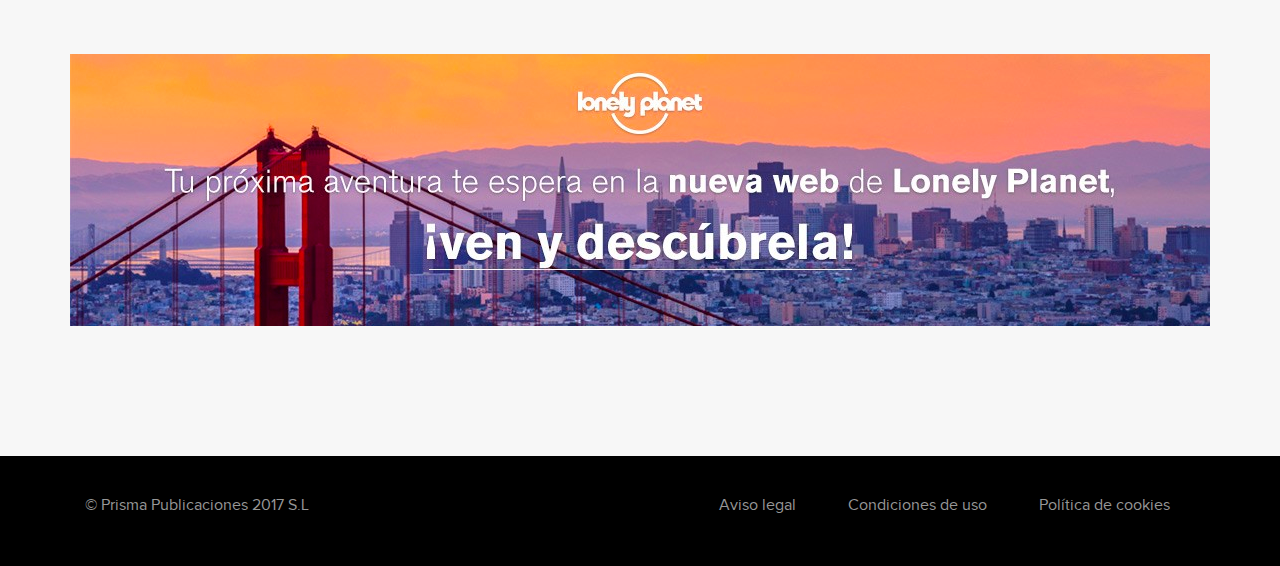
<file: viajes-interior.html>
<!DOCTYPE html>
<html>
    <head>
        <meta charset="utf-8">
        <meta http-equiv="X-UA-Compatible" content="IE=edge">
        <meta name="viewport" content="width=device-width, initial-scale=1.0">
        <title>Viajes y rutas</title>
        <link rel="stylesheet" href="assets/css/font-awesome.css">
        <link rel="stylesheet" href="assets/css/bootstrap.css">
        <link rel="stylesheet" href="assets/css/bootstrap-theme.css">
        <link rel="stylesheet" href="assets/css/style.css">
        <link rel="stylesheet" href="assets/css/custom.css">
        <link rel="stylesheet" href="assets/css/responsive.css">
        <script src="assets/js/jquery-3.2.1.min.js"></script>
        <script src="assets/js/bootstrap.min.js"></script>
        <script src="assets/js/custom.js"></script>
    </head>
    <body>
        <!-- MAIN CONTENT -->
        <div id="main">
            <div class="header interior" style="background-image: url('assets/images/viajes_interior.png'); background-size: 100% 100%">
                <div class="full-header">
                    <div class="container">
                        <div class="row">
                            <div class="col-sm-12 col-md-2 brand">
                                <a href="index.html"><img src="assets/images/logo.png"></a>
                                <div class="navbar-header">
                                    <button type="button" class="navbar-toggle collapsed" data-toggle="collapse" data-target="#main-menu"  aria-expanded="false">
                                        <span class="icon-bar"></span>
                                        <span class="icon-bar"></span>
                                        <span class="icon-bar"></span>
                                    </button>
                                </div>
                                <div class="clear"></div>
                            </div>
                            <div class="col-sm-12 col-md-10 main-menu">
                                <div class="collapse navbar-collapse" id="main-menu">
                                    <ul class="nav navbar-nav">
                                        <li><a href="quienes.html">Quiénes somos</a></li>
                                        <li><a href="revistas.html">Revistas</a></li>
                                        <li><a href="factoria.html">Factoría</a></li>
                                        <li><a href="eventos.html">Eventos</a></li>
                                        <li><a href="conference.html">Conference office</a></li>
                                        <li class="active"><a href="viajes.html">Viajes</a></li>
                                        <li><a href="actualidad.html">Actualidad</a></li>
                                        <li><a href="suscripciones.html">Suscripciones</a></li>
                                        <li><a href="contacto.html">Contacto</a></li>                           
                                    </ul>
                                </div>
                            </div>
                        </div>
                    </div>
                </div>
            </div>
            <div class="wrap viajes-temp">
                <div class="main-contain">
                    <div class="page-intro container">
                        <div class="col-sm-12 col-md-9 col-md-push-3">
                            <h1>Ruta templarios, brujas y fenómenos extraños</h1>
                        </div>
                        <div class="col-sm-12 viajes-info">
                            <div class="col-xs-12 col-md-9 col-md-push-3">
                                <img src="assets/images/section4.png">
                            </div>
                            <div class="col-xs-12 col-md-3 col-md-pull-9">
                                <div class="viajes-event-info">
                                   <p><i class="fa fa-map-marker" aria-hidden="true"></i> <span><b>Belchite, <br/>del 10 al 18 de junio</b></span><div class="clear"></div></p>
                                   <p><i class="fa fa-info" aria-hidden="true"></i><span>Las habitaciones del hotel serán para dos personas. <br />Reservas habitaciones: <br /><b>93 492 87 09</b></span><div class="clear"></div></p>
                                   <div class="btn-load-more-ajax">
                                        <a href="#" class="btn-round red">Comprar </a>
                                    </div>
                                </div>
                            </div>
                        </div>
                        <div class="col-xs-12">
                            <div class="col-sm-12 col-md-9 col-md-push-3">
                                <div class="viajes-content">
                                    <div>

                                        <!-- // Programa \\ -->

                                        <section class="programa-section">

                                            <div>

                                                <!-- Nav tabs -->

                                                <ul class="nav tab-parent flex-center-colum" role="tablist">

                                                    <li role="presentation" class="active"><a href="#descripcion" aria-controls="descripcion" role="tab" data-toggle="tab">Descripción del viaje</a></li>

                                                    <li role="presentation"><a href="#horarios" aria-controls="horarios" role="tab" data-toggle="tab">Horarios por días</a></li>

                                                </ul>



                                                <!-- // Tab panes \\ -->

                                                <div class="tab-content">

                                                    <div role="tabpanel" class="tab-pane active" id="descripcion">
                                                        <div>
                                                            <p>Acompáñanos en este increíble viaje a tres de los destinos más impactantes de nuestro país, el Cañón del Río Lobos, en Soria, para adentrarnos en las entrañas de la cueva en la que los templarios llevaban a cabo sus ritos, frente a la hermética ermita de San Bartolomé de Ucero; Trasmoz, en Zaragoza, un enclave de brujas y magos que lleva 700 años maldito; y Belchite, un pueblo duramente castigado durante la Guerra Civil y cuyo esqueleto aún sobrecoge… Pero habrá más en esta ruta guiada por nuestros expertos, con charlas, anécdotas y madrugada de experimentación… ¿Te vienes en busca del misterio?</p>
                                                            <h2>El viaje incluye</h2>
                                                            <p>Acompáñanos en este increíble viaje a tres de los destinos más impactantes de nuestro país, el Cañón del Río Lobos, en Soria, para adentrarnos en las entrañas de la cueva en la que los templarios llevaban a cabo sus ritos, frente a la hermética ermita de San Bartolomé de Ucero</p>

                                                        </div>
                                                        <h2>Viajaras con:</h2>
                                                        <div class="somos row">
                                                            <div class="col-md-3 somos-item">
                                                                <img src="assets/images/avt1.png">
                                                                <div class="item-content">
                                                                    <div class="item-name">
                                                                        <span>Arturo Perez Reberte</span>
                                                                    </div>
                                                                    <div class="item-txt">
                                                                        <p>Vicepresidente de los EEUU Embajador de Israel en España Activista Medioambiental</p>
                                                                    </div>
                                                                    <div class="clear"></div>
                                                                </div>
                                                            </div>
                                                            <div class="col-md-3 somos-item">
                                                                <img src="assets/images/avt2.png">
                                                                <div class="item-content">
                                                                    <div class="item-name">
                                                                        <span>Curtis Garrett</span>
                                                                    </div>
                                                                    <div class="item-txt">
                                                                        <p>Vicepresidente de los EEUU Embajador de Israel en España Activista Medioambiental</p>
                                                                    </div>
                                                                    <div class="clear"></div>
                                                                </div>
                                                            </div>
                                                            <div class="col-md-3 somos-item">
                                                                <img src="assets/images/avt3.png">
                                                                <div class="item-content">
                                                                    <div class="item-name">
                                                                        <span>Nicholas Wise</span>
                                                                    </div>
                                                                    <div class="item-txt">
                                                                        <p>Vicepresidente de los EEUU Embajador de Israel en España Activista Medioambiental</p>
                                                                    </div>
                                                                    <div class="clear"></div>
                                                                </div>
                                                            </div>
                                                            <div class="col-md-3 somos-item">
                                                                <img src="assets/images/avt4.png">
                                                                <div class="item-content">
                                                                    <div class="item-name">
                                                                        <span>Harvey Hoffman</span>
                                                                    </div>
                                                                    <div class="item-txt">
                                                                        <p>Vicepresidente de los EEUU Embajador de Israel en España Activista Medioambiental</p>
                                                                    </div>
                                                                    <div class="clear"></div>
                                                                </div>
                                                            </div>
                                                        </div>
                                                    </div>
                                                    <div role="tabpanel" class="tab-pane" id="horarios">
                                                        <section class="programa-section tab-child">
                                                            <div>
                                                                <!-- Nav tabs -->
                                                                <ul class="nav flex-center-colum" role="tablist">
                                                                    <li role="presentation" class="active"><a href="#october" aria-controls="october" role="tab" data-toggle="tab">10 de octubre</a></li>
                                                                    <li role="presentation"><a href="#november" aria-controls="november" role="tab" data-toggle="tab">11 de octubre</a></li>
                                                                    <li role="presentation"><a href="#december" aria-controls="december" role="tab" data-toggle="tab">12 de octubre</a></li>
                                                                </ul>
                                                                <!-- // Tab panes \\ -->
                                                                <div class="tab-content">
                                                                    <div role="tabpanel" class="tab-pane active" id="october">
                                                                        <div class="timeline">
                                                                            <div class="col-timeline right">
                                                                                <span><i class="fa fa-clock-o" aria-hidden="true"></i>7.00 a 8.00h</span>
                                                                                <div class="content">
                                                                                    <span>12.00 a 14.00h</span>
                                                                                    <h2>2016</h2>
                                                                                    <p>Lorem ipsum dolor sit amet, quo ei simul congue exerci, ad nec admodum perfecto mnesarchum, vim ea mazim fierent detracto. Ea quis iuvaret expetendis his, te elit voluptua dignissim per, habeo iusto primis ea eam.</p>
                                                                                </div>
                                                                            </div>
                                                                            <div class="col-timeline right">
                                                                                <span><i class="fa fa-clock-o" aria-hidden="true"></i>7.00 a 8.00h</span>
                                                                                <div class="content">
                                                                                    <span>12.00 a 14.00h</span>
                                                                                    <h2>2015</h2>
                                                                                    <p>Lorem ipsum dolor sit amet, quo ei simul congue exerci, ad nec admodum perfecto mnesarchum, vim ea mazim fierent detracto. Ea quis iuvaret expetendis his, te elit voluptua dignissim per, habeo iusto primis ea eam.</p>
                                                                                </div>
                                                                            </div>
                                                                            <div class="col-timeline right">
                                                                                <span><i class="fa fa-clock-o" aria-hidden="true"></i>7.00 a 8.00h</span>
                                                                                <div class="content">
                                                                                    <span>12.00 a 14.00h</span>
                                                                                    <h2>2012</h2>
                                                                                    <p>Lorem ipsum dolor sit amet, quo ei simul congue exerci, ad nec admodum perfecto mnesarchum, vim ea mazim fierent detracto. Ea quis iuvaret expetendis his, te elit voluptua dignissim per, habeo iusto primis ea eam.</p>
                                                                                </div>
                                                                            </div>
                                                                            <div class="col-timeline right">
                                                                                <span><i class="fa fa-clock-o" aria-hidden="true"></i>7.00 a 8.00h</span>
                                                                                <div class="content">
                                                                                    <span>12.00 a 14.00h</span>
                                                                                    <h2>2011</h2>
                                                                                    <p>Lorem ipsum dolor sit amet, quo ei simul congue exerci, ad nec admodum perfecto mnesarchum, vim ea mazim fierent detracto. Ea quis iuvaret expetendis his, te elit voluptua dignissim per, habeo iusto primis ea eam.</p>
                                                                                </div>
                                                                            </div>
                                                                            <div class="col-timeline right">
                                                                                <span><i class="fa fa-clock-o" aria-hidden="true"></i>7.00 a 8.00h</span>
                                                                                <div class="content">
                                                                                    <span>12.00 a 14.00h</span>
                                                                                    <h2>2007</h2>
                                                                                    <p>Lorem ipsum dolor sit amet, quo ei simul congue exerci, ad nec admodum perfecto mnesarchum, vim ea mazim fierent detracto. Ea quis iuvaret expetendis his, te elit voluptua dignissim per, habeo iusto primis ea eam.</p>
                                                                                </div>
                                                                            </div>
                                                                        </div>
                                                                    </div>
                                                                    <div role="tabpanel" class="tab-pane" id="november">
                                                                        Content november...
                                                                    </div>
                                                                    <div role="tabpanel" class="tab-pane" id="december">
                                                                        Content december...
                                                                    </div>
                                                                </div>
                                                                <!-- // Tab panes \\ -->
                                                            </div>
                                                        </section>

                                                    </div>

                                                </div>

                                                <!-- // Tab panes \\ -->

                                            </div>

                                        </section>

                                        <!-- // Programa \\ -->

                                    <!-- MAIN CONTENT -->
                                    </div>
                                </div>
                            </div>
                        </div>
                    </div>
                    <hr/>
                    <div class="container actualidad post-new-section">
                        <div class="post-lists row">
                            <h2>Actualidad</h2>
                            <div class="post-item col-sm-4 col-xs-12">
                                <div class="post-bg imgResize-1-1" style="background-image: url('assets/images/home-new-03.png');">
                                    <div class="post-entry">
                                        <a href="#" class="p-cat">Año cero</a>
                                        <a href="#" class="p-title">Verónica Echegui: «Le damos demasiada importancia al cuerpo»</a>
                                        <p class="p-date">Del 14 al 16 de octubre</p>
                                    </div>
                                </div>
                            </div>
                            <div class="post-item col-sm-4 col-xs-12">
                                <div class="post-bg imgResize-1-1" style="background-image: url('assets/images/home-new-04.png');">
                                    <div class="post-entry">
                                        <a href="#" class="p-cat">Año cero</a>
                                        <a href="#" class="p-title">El desnudo de una modelo emulando a Nefertari que irritó al Gobierno de Egipto</a>
                                        <p class="p-date">Del 14 al 16 de octubre</p>
                                    </div>
                                </div>
                            </div>
                            <div class="post-item col-sm-4 col-xs-12">
                                <div class="post-bg imgResize-1-1" style="background-image: url('assets/images/home-new-05.png');">
                                    <div class="post-entry">
                                        <a href="#" class="p-cat">Año cero</a>
                                        <a href="#" class="p-title">Kadavar saben lo que hay que hacer para sobrevivir en la industria de la música</a>
                                        <p class="p-date">Del 14 al 16 de octubre</p>
                                    </div>
                                </div>
                            </div>
                        </div>
                    </div>
                </div>

            </div>
        </div>
        <div class="footer">
            <div class="container">
                <div class="row">
                    <div class="col-md-6 footer-content">
                        <h1>Contacta con nosotros</h1>
                        <p>¿Necesitas ayuda en algo? <br/>Rellena este formulario y nos pondremos en contacto contigo lo antes posible.</p>
                    </div>
                    <div class="col-md-6 footer-form">
                        <form>
                            <div class="row">
                                <div class="col-xs-12 col-md-6">
                                    <input type="text" placeholder="Nombre" value="">
                                </div>
                                <div class="col-xs-12 col-md-6">
                                    <input type="text" placeholder="Apellidos" value="">
                                </div>
                                <div class="col-xs-12 col-md-6">
                                    <input type="text" placeholder="Mail" value="">
                                </div>
                                <div class="col-xs-12 col-md-6">
                                    <input type="text" placeholder="Telefono" value="">
                                </div>
                                <div class="col-xs-12">
                                    <textarea placeholder="Consulta"></textarea>
                                </div>
                                <input type="submit" value="Enviar" />
                            </div>
                        </form>
                    </div>
                    <div class="col-xs-12 ads">
                        <img src="assets/images/footer-ads.png">
                    </div>
                </div>
            </div>
            <div class="container-fluid footer-text">
                <div class="container">
                    <div>
                        <div class="col-md-6 col-md-push-6 footer-link">
                            <ul>
                                <li><a href="#">Aviso legal</a></li>       
                                <li><a href="#">Condiciones de uso</a></li>   
                                <li><a href="#">Política de cookies</a></li>
                            </ul>
                        </div>
                        <div class="col-md-6 col-md-pull-6 copyright">
                            <p>© Prisma Publicaciones 2017 S.L </p>
                        </div>
                    </div>
                </div>
            </div>
        </div>
    </body>
</html>
</file>
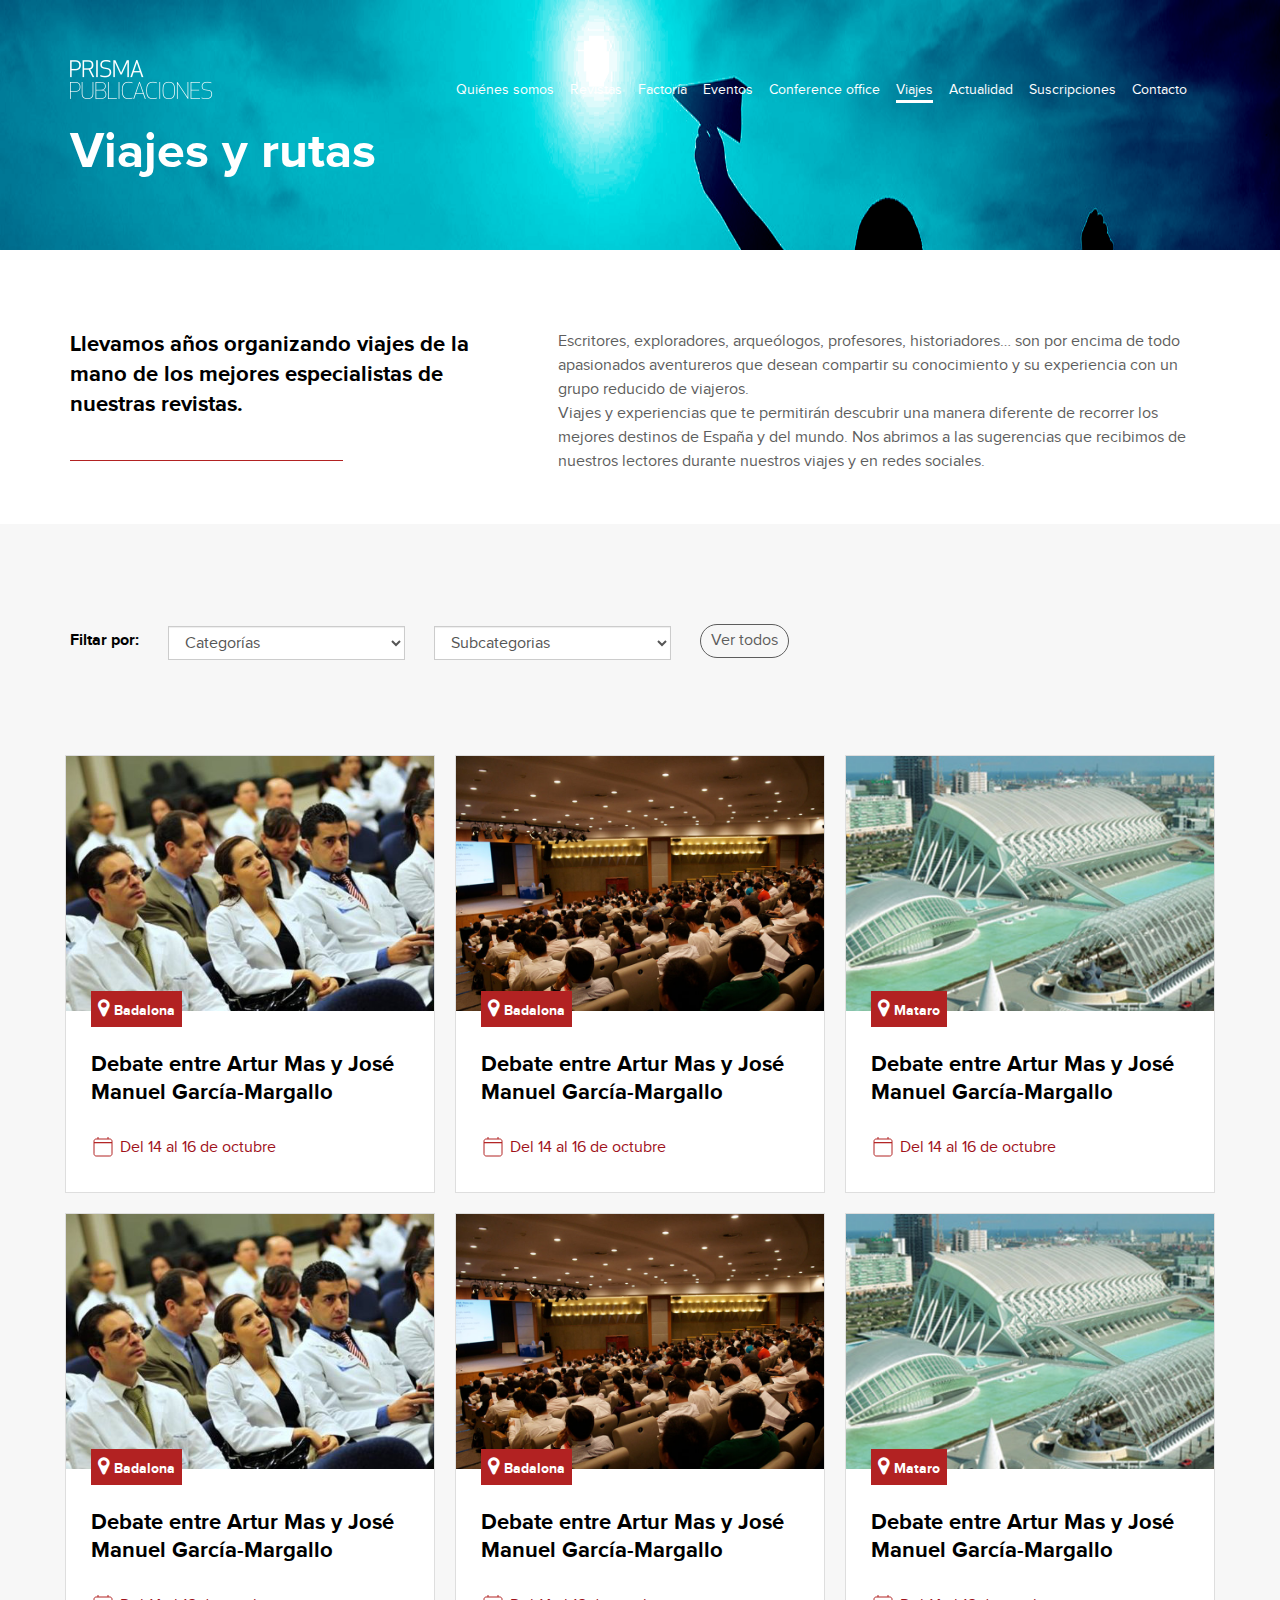
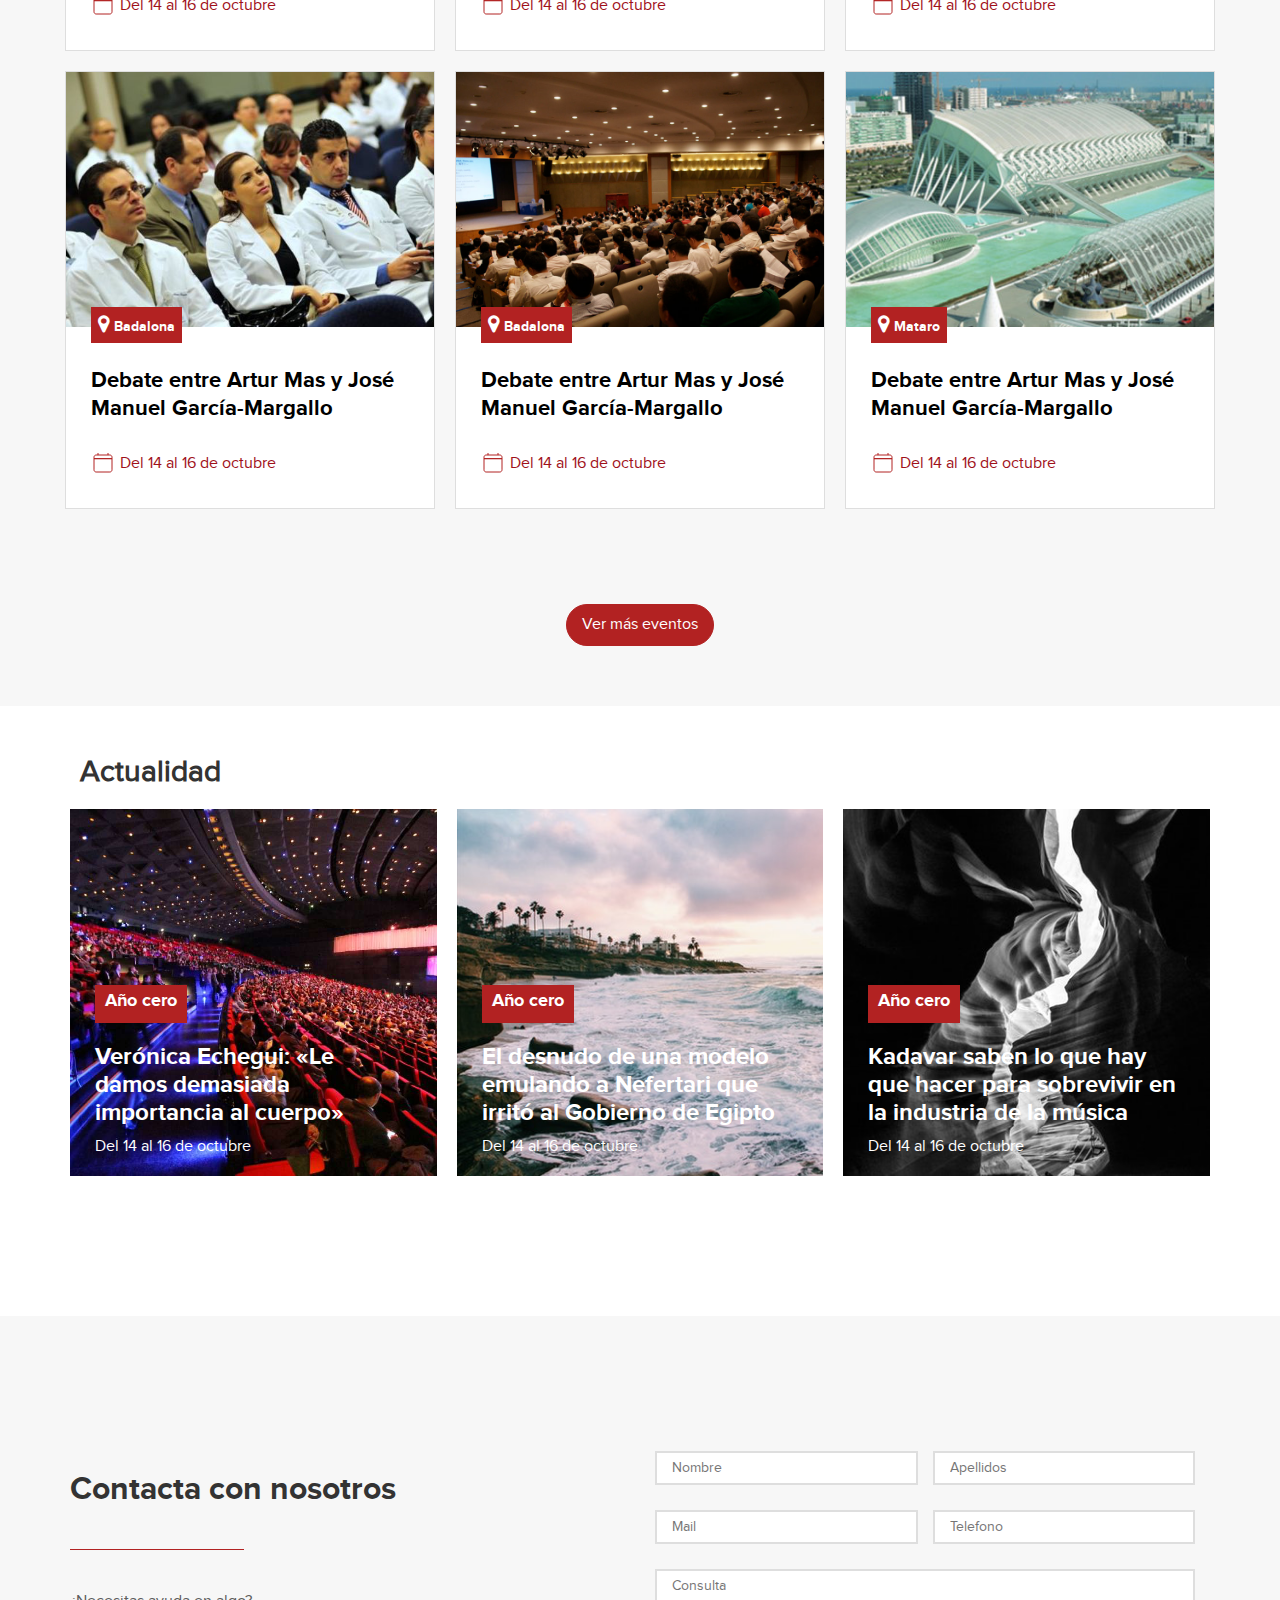
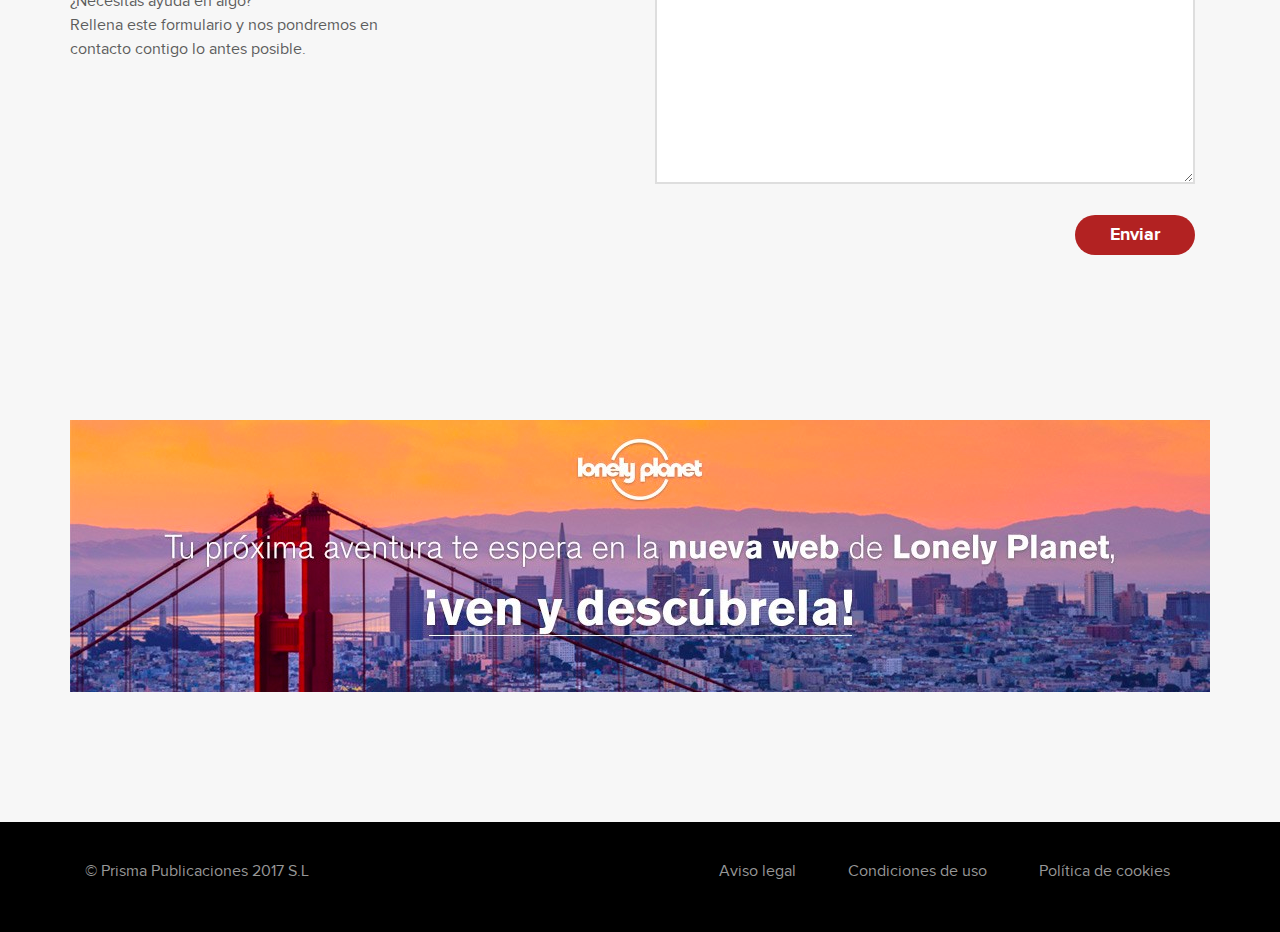
<file: viajes.html>
<!DOCTYPE html>

<html>

    <head>

        <meta charset="utf-8">

        <meta http-equiv="X-UA-Compatible" content="IE=edge">

        <meta name="viewport" content="width=device-width, initial-scale=1.0">

        <title>Viajes y rutas</title>

        <link rel="stylesheet" href="assets/css/font-awesome.css">

        <link rel="stylesheet" href="assets/css/bootstrap.css">

        <link rel="stylesheet" href="assets/css/bootstrap-theme.css">

        <link rel="stylesheet" href="assets/css/style.css">

        <link rel="stylesheet" href="assets/css/custom.css">

        <link rel="stylesheet" href="assets/css/responsive.css">

        <script src="assets/js/jquery-3.2.1.min.js"></script>

        <script src="assets/js/bootstrap.min.js"></script>

        <script src="assets/js/custom.js"></script>

    </head>

    <body>

        <!-- MAIN CONTENT -->

        <div id="main">

            <div class="header" style="background-image: url('assets/images/viajes.png'); background-size: 100% 100%">
                <div class="full-header">
                    <div class="container">

                        <div class="row">

                            <div class="col-sm-12 col-md-2 brand">

                                <a href="index.html"><img src="assets/images/logo.png"></a>

                                <div class="navbar-header">

                                    <button type="button" class="navbar-toggle collapsed" data-toggle="collapse" data-target="#main-menu"  aria-expanded="false">

                                        <span class="icon-bar"></span>

                                        <span class="icon-bar"></span>

                                        <span class="icon-bar"></span>

                                    </button>

                                </div>

                                <div class="clear"></div>

                            </div>

                            <div class="col-sm-12 col-md-10 main-menu">

                                <div class="collapse navbar-collapse" id="main-menu">

                                    <ul class="nav navbar-nav">

                                        <li><a href="quienes.html">Quiénes somos</a></li>

                                        <li><a href="revistas.html">Revistas</a></li>

                                        <li><a href="factoria.html">Factoría</a></li>

                                        <li><a href="eventos.html">Eventos</a></li>

                                        <li><a href="conference.html">Conference office</a></li>

                                        <li class="active"><a href="viajes.html">Viajes</a></li>

                                        <li><a href="actualidad.html">Actualidad</a></li>

                                        <li><a href="suscripciones.html">Suscripciones</a></li>

                                        <li><a href="contacto.html">Contacto</a></li>                           

                                    </ul>

                                </div>

                            </div>

                            

                        </div>

                    </div>
                </div>
                <div class="container">
                    <div class="row">
                        <div class="col-md-12 page-title"><h1>Viajes y rutas</h1></div>
                    </div>
                </div>
            </div>

            <div class="wrap viajes-temp eventos-temp">

                <div class="main-contain">

                    <div class="page-intro container">

                        <div class="row">

                            <div class="hightline col-xs-12 col-md-5">

                                <p>Llevamos años organizando viajes de la mano de los mejores especialistas de nuestras revistas.</p>

                            </div>

                            <div class="plan col-xs-12 col-md-7">

                                Escritores, exploradores, arqueólogos, profesores, historiadores… son por encima de todo apasionados aventureros que desean compartir su conocimiento y su experiencia con un grupo reducido de viajeros. <br/>
                                Viajes y experiencias que te permitirán descubrir una manera diferente de recorrer los mejores destinos de España y del mundo.
                                Nos abrimos a las sugerencias que recibimos de nuestros lectores durante nuestros viajes y en redes sociales.

                            </div>

                        </div>

                    </div>



                    <div class="page-content container-fluild eventos-content">

                        <div class="container page-body">

                            <div class="row">

                                <div class="eventos-filter">
                                    <a href="javascript:void(0)" class="btn-round btn-filter visible-xs"><i class="fa fa-sliders" aria-hidden="true"></i> Filtrar</a>

                                    <form class="form-inline">

                                        <div class="form-group eventos-filter-select hidden-xs">
                                            
                                            <label>Filtar por:</label>

                                            <select class="form-control">

                                                <option value="">Categorías</option>

                                                <option value="1">1</option>

                                                <option value="1">2</option>

                                                <option value="1">3</option>

                                                <option value="1">4</option>

                                                <option value="1">5</option>

                                            </select>

                                            <select class="form-control">

                                                <option value="">Subcategorias</option>

                                                <option value="1">1</option>

                                                <option value="1">2</option>

                                                <option value="1">3</option>

                                                <option value="1">4</option>

                                                <option value="1">5</option>

                                            </select>

                                        </div>

                                        <button type="submit" class="btn-round visible-xs"><i class="fa fa-search" aria-hidden="true"></i> Buscar</button>

                                        <button type="submit" class="btn-round">Ver todos</button>

                                        <div class="clearfix"></div>

                                    </form>

                                </div>

                                <div class="eventos-ports flex-wrap-center-colum">

                                    <div class="col-sm-4">

                                        <div class="post-ctn">

                                            <a href="#">

                                                <img src="assets/images/eventos-port-img-01.png" class="img-responsive" />

                                            </a>

                                            <div class="eve-txt">

                                                <a href="#" class="eve-cat"><i class="fa fa-map-marker" aria-hidden="true"></i>Badalona</a>

                                                <a href="#" class="eve-title">Debate entre Artur Mas y José Manuel García-Margallo</a>

                                                <p class="eve-date"><img src="assets/svg/calendar.svg">Del 14 al 16 de octubre</p>

                                            </div>

                                        </div>

                                    </div>

                                    <div class="col-sm-4">

                                        <div class="post-ctn">

                                            <a href="#">

                                                <img src="assets/images/eventos-port-img-02.png" class="img-responsive" />

                                            </a>

                                            <div class="eve-txt">

                                                <a href="#" class="eve-cat"><i class="fa fa-map-marker" aria-hidden="true"></i>Badalona</a>

                                                <a href="#" class="eve-title">Debate entre Artur Mas y José Manuel García-Margallo</a>

                                                <p class="eve-date"><img src="assets/svg/calendar.svg">Del 14 al 16 de octubre</p>

                                            </div>

                                        </div>

                                    </div>

                                    <div class="col-sm-4">

                                        <div class="post-ctn">

                                            <a href="#">

                                                <img src="assets/images/eventos-port-img-03.png" class="img-responsive" />

                                            </a>

                                            <div class="eve-txt">

                                                <a href="#" class="eve-cat"><i class="fa fa-map-marker" aria-hidden="true"></i>Mataro</a>

                                                <a href="#" class="eve-title">Debate entre Artur Mas y José Manuel García-Margallo</a>

                                                <p class="eve-date"><img src="assets/svg/calendar.svg">Del 14 al 16 de octubre</p>

                                            </div>

                                        </div>

                                    </div>

                                    <div class="col-sm-4">

                                        <div class="post-ctn">

                                            <a href="#">

                                                <img src="assets/images/eventos-port-img-01.png" class="img-responsive" />

                                            </a>

                                            <div class="eve-txt">

                                                <a href="#" class="eve-cat"><i class="fa fa-map-marker" aria-hidden="true"></i>Badalona</a>

                                                <a href="#" class="eve-title">Debate entre Artur Mas y José Manuel García-Margallo</a>

                                                <p class="eve-date"><img src="assets/svg/calendar.svg">Del 14 al 16 de octubre</p>

                                            </div>

                                        </div>

                                    </div>

                                    <div class="col-sm-4">

                                        <div class="post-ctn">

                                            <a href="#">

                                                <img src="assets/images/eventos-port-img-02.png" class="img-responsive" />

                                            </a>

                                            <div class="eve-txt">

                                                <a href="#" class="eve-cat"><i class="fa fa-map-marker" aria-hidden="true"></i>Badalona</a>

                                                <a href="#" class="eve-title">Debate entre Artur Mas y José Manuel García-Margallo</a>

                                                <p class="eve-date"><img src="assets/svg/calendar.svg">Del 14 al 16 de octubre</p>

                                            </div>

                                        </div>

                                    </div>

                                    <div class="col-sm-4">

                                        <div class="post-ctn">

                                            <a href="#">

                                                <img src="assets/images/eventos-port-img-03.png" class="img-responsive" />

                                            </a>

                                            <div class="eve-txt">

                                                <a href="#" class="eve-cat"><i class="fa fa-map-marker" aria-hidden="true"></i>Mataro</a>

                                                <a href="#" class="eve-title">Debate entre Artur Mas y José Manuel García-Margallo</a>

                                                <p class="eve-date"><img src="assets/svg/calendar.svg">Del 14 al 16 de octubre</p>

                                            </div>

                                        </div>

                                    </div>

                                    <div class="col-sm-4">

                                        <div class="post-ctn">

                                            <a href="#">

                                                <img src="assets/images/eventos-port-img-01.png" class="img-responsive" />

                                            </a>

                                            <div class="eve-txt">

                                                <a href="#" class="eve-cat"><i class="fa fa-map-marker" aria-hidden="true"></i>Badalona</a>

                                                <a href="#" class="eve-title">Debate entre Artur Mas y José Manuel García-Margallo</a>

                                                <p class="eve-date"><img src="assets/svg/calendar.svg">Del 14 al 16 de octubre</p>

                                            </div>

                                        </div>

                                    </div>

                                    <div class="col-sm-4">

                                        <div class="post-ctn">

                                            <a href="#">

                                                <img src="assets/images/eventos-port-img-02.png" class="img-responsive" />

                                            </a>

                                            <div class="eve-txt">

                                                <a href="#" class="eve-cat"><i class="fa fa-map-marker" aria-hidden="true"></i>Badalona</a>

                                                <a href="#" class="eve-title">Debate entre Artur Mas y José Manuel García-Margallo</a>

                                                <p class="eve-date"><img src="assets/svg/calendar.svg">Del 14 al 16 de octubre</p>

                                            </div>

                                        </div>

                                    </div>

                                    <div class="col-sm-4">

                                        <div class="post-ctn">

                                            <a href="#">

                                                <img src="assets/images/eventos-port-img-03.png" class="img-responsive" />

                                            </a>

                                            <div class="eve-txt">

                                                <a href="#" class="eve-cat"><i class="fa fa-map-marker" aria-hidden="true"></i>Mataro</a>

                                                <a href="#" class="eve-title">Debate entre Artur Mas y José Manuel García-Margallo</a>

                                                <p class="eve-date"><img src="assets/svg/calendar.svg">Del 14 al 16 de octubre</p>

                                            </div>

                                        </div>

                                    </div>

                                    <div class="btn-load-more-ajax">

                                        <a href="#" class="btn-round red">Ver más eventos</a>

                                    </div>

                                </div>

                            </div>

                        </div>

                    </div>



                    <div class="container actualidad post-new-section">

                        <div class="post-lists row">

                            <h2>Actualidad</h2>

                            <div class="post-item col-sm-4 col-xs-12">

                                <div class="post-bg imgResize-1-1" style="background-image: url('assets/images/home-new-03.png');">

                                    <div class="post-entry">

                                        <a href="#" class="p-cat">Año cero</a>

                                        <a href="#" class="p-title">Verónica Echegui: «Le damos demasiada importancia al cuerpo»</a>

                                        <p class="p-date">Del 14 al 16 de octubre</p>

                                    </div>

                                </div>

                            </div>

                            <div class="post-item col-sm-4 col-xs-12">

                                <div class="post-bg imgResize-1-1" style="background-image: url('assets/images/home-new-04.png');">

                                    <div class="post-entry">

                                        <a href="#" class="p-cat">Año cero</a>

                                        <a href="#" class="p-title">El desnudo de una modelo emulando a Nefertari que irritó al Gobierno de Egipto</a>

                                        <p class="p-date">Del 14 al 16 de octubre</p>

                                    </div>

                                </div>

                            </div>

                            <div class="post-item col-sm-4 col-xs-12">

                                <div class="post-bg imgResize-1-1" style="background-image: url('assets/images/home-new-05.png');">

                                    <div class="post-entry">

                                        <a href="#" class="p-cat">Año cero</a>

                                        <a href="#" class="p-title">Kadavar saben lo que hay que hacer para sobrevivir en la industria de la música</a>

                                        <p class="p-date">Del 14 al 16 de octubre</p>

                                    </div>

                                </div>

                            </div>

                        </div>

                    </div>

                </div>



            </div>

        </div>

        <div class="footer">

            <div class="container">

                <div class="row">

                    <div class="col-md-6 footer-content">

                        <h1>Contacta con nosotros</h1>

                        <p>¿Necesitas ayuda en algo? <br/>Rellena este formulario y nos pondremos en contacto contigo lo antes posible.</p>

                    </div>

                    <div class="col-md-6 footer-form">

                        <form>

                            <div class="row">

                                <div class="col-xs-12 col-md-6">

                                    <input type="text" placeholder="Nombre" value="">

                                </div>

                                <div class="col-xs-12 col-md-6">

                                    <input type="text" placeholder="Apellidos" value="">

                                </div>

                                <div class="col-xs-12 col-md-6">

                                    <input type="text" placeholder="Mail" value="">

                                </div>

                                <div class="col-xs-12 col-md-6">

                                    <input type="text" placeholder="Telefono" value="">

                                </div>

                                <div class="col-xs-12">

                                    <textarea placeholder="Consulta"></textarea>

                                </div>

                                <input type="submit" value="Enviar" />

                            </div>

                        </form>

                    </div>

                    <div class="col-xs-12 ads">

                        <img src="assets/images/footer-ads.png">

                    </div>

                </div>

            </div>

            <div class="container-fluid footer-text">

                <div class="container">

                    <div>

                        <div class="col-md-6 col-md-push-6 footer-link">

                            <ul>

                                <li><a href="#">Aviso legal</a></li>       

                                <li><a href="#">Condiciones de uso</a></li>   

                                <li><a href="#">Política de cookies</a></li>

                            </ul>

                        </div>

                        <div class="col-md-6 col-md-pull-6 copyright">

                            <p>© Prisma Publicaciones 2017 S.L </p>

                        </div>

                    </div>

                </div>

            </div>

        </div>

    </body>

</html>
</file>
<file: assets/css/style.css>
@font-face {
    font-family: 'proxima_novaregular';
    src: url('../fonts/proximanova-regular-webfont.woff2') format('woff2'),
         url('../fonts/proximanova-regular-webfont.ttf') format('truetype'),
         url('../fonts/proximanova-regular-webfont.woff') format('woff');
    font-weight: normal;
    font-style: normal;
}

@font-face {
    font-family: 'proxima_novabold';
    src: url('../fonts/proximanova-bold-webfont.woff2') format('woff2'),
         url('../fonts/proximanova-bold-webfont.ttf') format('truetype'),
         url('../fonts/proximanova-bold-webfont.woff') format('woff');
    font-weight: normal;
    font-style: normal;
}

body {
    font-family: "proxima_novaregular"; 
}
.clear {
    clear: both;
}

b, strong {
    font-family: "proxima_novabold";   
}
/*** HEADER ***/
.header {
    height: 580px;
    background-attachment: fixed;
    background-position: center;
    background-repeat: no-repeat;
    background-size: cover;
}
.full-header {
    transition: padding-top 0.15s ease-out;
    transition: padding-bottom 0.15s ease-out;
    position: absolute;
    top: 60px;
    left: 0;
    right: 0;
    z-index: 9999;
}
.sticky {
  z-index: 9999;
  position: fixed !important;
  top: 0;
  padding-top: 20px;
  padding-bottom: 20px;
  max-height: 85px;
  left: 0;
  right: 0;
  transition: padding-top 0.15s ease-out;
  transition: padding-bottom 0.15s ease-out;
  background-color: rgba(0,0,0,.8);
}
.header.header-home {
    height: 705px;
}

.header.interior {
    height: 350px;
}

.header .brand a {
    float: left;
}
.header .navbar-header {
    float: right;
    margin-top: -10px;
}
.header .navbar-nav li {
    font-size: 15px;
    line-height: 19px;
}

.header .navbar-nav li a {
    text-shadow: none;
    margin: 5px 15px;
    padding: 0;
    color: #FFFFFF;
}

.navbar-toggle .icon-bar {
    display: block;
    width: 35px;
    height: 2px;
    border-radius: 1px;
    background: #fff;
}

.navbar-toggle .icon-bar:nth-child(2) {
    width: 30px;
} 

.navbar-toggle .icon-bar + .icon-bar {
    margin-top: 10px;
}

.header .navbar-nav li a:hover, .header .navbar-nav li.active a {
    background: none;
    border-bottom: 3px solid #ffffff;
}
.header .page-title h1 {
    color: #FFFFFF; 
    font-size: 50px;    
    font-family: "proxima_novabold";   
    line-height: 84px;
    margin-top: 290px;
}

.header .main-menu {
	margin-top: 15px;
}

.main-contain {
    margin-bottom: 200px;
    background: #fff;
}
.post-bg {
    position: relative;
}
.post-bg > a {
    position: absolute;
    width: 100%;
    height: 100%;
    top: 0;
    left: 0;
}
.page-intro {
    margin-top: -170px;
    background: #fff;
    padding-top: 80px;
}

.page-body .section-content h2 {
    color: #000000; 
    font-size: 32px;    
    font-family: "proxima_novabold";   
    line-height: 38px;
}

.page-body .section-content {
    width: 400px;
    padding-top: 160px;
    margin-left: 100px;
}

.page-body .section-content.section-left {
    float: right;
    margin-right: 100px;
}

.page-body .section-content h2:after {
    display: block;
    content:"";
    width: 175px;
    height: 2px;
    background: #B22222;
    margin: 30px 0;
}

.page-body .section-content p {
    color: #5D5D5D; 
    font-size: 16px;    
    line-height: 24px;
}

.page-body .section-content a {
    height: 40px;   
    width: 125px;   
    border-radius: 20px;    
    background-color: #B22222;
    display: block;
    text-align: center;
    color: #FFFFFF; 
    font-size: 18px;    
    font-family: "proxima_novabold";   
    line-height: 22px;
    padding: 10px;
    margin-top: 40px;
}

.hightline {
    color: #000000; 
    font-size: 22px;    
    font-family: "proxima_novabold";   
    line-height: 30px;
}

.hightline:after {
    display: block;
    content: "";
    width: 273px;
    height: 1px;
    background: #B22222;
    margin-top: 40px;
}

.plan {
    color: #5D5D5D; 
    font-size: 16px;    
    line-height: 24px;
}


.color-block {
    background-color: #F7F7F7;
}
.post-lists > h2 {
    font-weight: 700;
    padding-left: 10px;
}
/*** QUIENES PAGE ***/
.quienes-temp .section-image {
	overflow: hidden;
}
.quienes-temp .page-body .section-image img{
    height: 600px;
    min-width: 100%;
}

.quienes-temp .somos > .row {
    background-color: #F7F7F7;
}

.quienes-temp .somos h1 {
    margin-bottom: 40px;
    margin-top: 100px;
}

.somos .somos-item {
    margin-bottom: 20px;
    overflow: hidden;
}

.somos .somos-item img {
    width: auto;
    height: 280px;
    object-fit: cover;
    display: block;
    margin: 0 auto;
}

.somos .somos-item .item-content {
    width: 95%;
    background: #fff;
    margin-top: -50px;
    position: relative;
    z-index: 1;
    padding: 15px 20px;
    text-align: left;
}
.somos .somos-item .item-name {
    font-size: 18px;    
    font-family: "proxima_novabold";   
    line-height: 32px;
}

.somos .somos-item .item-name:after {
    display: block;
    content: "";
    width: 50px;
    height: 2px;
    background: #B22222;
    margin: 15px 0;
}

.quienes-temp .contact {
    padding-bottom: 120px;
}

.quienes-temp .contact h1 {
    margin-bottom: 40px;
    margin-top: 100px;
    font-family: "proxima_novabold"; 
}

.quienes-temp .contact #map {
    overflow: hidden;
}

.quienes-temp .contact #map img {
    width: auto;
    height: 490px;
    object-fit: cover;
}

.quienes-temp .contact .contact-content {
    width: 350px;
    margin-top: 25px;
    font-size: 22px;    
    line-height: 26px;
}

.quienes-temp .contact .contact-content i {
    font-size: 27px;
    width: 22px;
    height: 28px;
    color: #B22222;
    position: absolute;
    left: 22px;
}

.quienes-temp .contact .contact-content p {
    margin-left: 10px;
    float: left;
    width: 85%;
}

.quienes-temp .contact .contact-content p span {
    margin-top: 10px;
    display: block;
}


/*** REVISTAS PAGE ***/
.revistas-temp .section-item {
    height: 530px;
}

.revistas-temp .page-body {
    padding-bottom: 120px;
}
.revistas-temp .section-image img {
    width: 70%;
    height: auto;
    -ms-transform: rotate(-6deg); /* IE 9 */
    -webkit-transform: rotate(-6deg); /* Safari 3-8 */
    transform: rotate(-6deg);
    float: right;
    margin-right: 100px;
    margin-top: -20px;
}
.revistas-temp .first .section-image img {
    margin-top: 65px;
}
.revistas-temp .color-block .section-item .section-image img {
    -ms-transform: rotate(6deg); /* IE 9 */
    -webkit-transform: rotate(6deg); /* Safari 3-8 */
    transform: rotate(6deg);
    float: left;
    margin-left: 100px;
    margin-top: -20px;
}
.revistas-temp .page-body .section-content {
    padding-top: 100px;
    margin-left: 80px;
}
.revistas-temp .page-body .section-content.section-left {
    margin-right: 30px;
}

/*** FACTORIA *****/
.factoria-temp .plan p {
    margin-bottom: 45px;
}

.factoria-temp .plan h3 {
    color: #000000; 
    font-size: 16px;    
    font-family: "proxima_novabold";   
    line-height: 24px;
}

.factoria-temp .page-content {
    background-color: #F7F7F7;
    padding-bottom: 50px;
    margin-top: 50px;
}

.factoria-temp .page-content .page-body h2 {
    color: #000000; 
    font-size: 32px;    
    font-family: "proxima_novabold";   
    line-height: 38px;
    width: 500px;
}

.main-contain .logo-item > div {
    margin-bottom: 30px;
}

.main-contain .logo-item div div {
    background: #fff;
    height: 100%;
    text-align: center;
}

.helper {
    display: inline-block;
    height: 100%;
    vertical-align: middle;
}
.main-contain .logo-item img {
    width: 70%;
    vertical-align: middle;
}
.actualidad-temp {
	margin-top: -170px;
	background: #fff;
}
.actualidad-temp.actualidad-interior {
    margin-top: 0;
}
.factoria-temp .actualidad {
    padding-top: 50px;
}

.factoria-temp .actualidad h2 {
    margin: 0 0 20px 10px;
}

.factoria-content h1 {
    color: #000000; 
    font-size: 32px;    
    font-family: "proxima_novabold";   
    line-height: 38px;
}

.factoria-content p {
    margin: 30px 0;
    color: #5D5D5D; 
    font-size: 16px;    
    line-height: 24px;
}

.factoria-content p span {
    display: block;
    color: #000000;
    font-size: 16px;    
    font-family: "proxima_novabold";   
    line-height: 24px;
    padding-bottom: 10px;
}
.factoria-content ul li {
    color: #5D5D5D; 
    font-size: 16px;    
    line-height: 24px;
}
.factoria-content img {
    width: 100%;
}
.factoria-temp .post-new-section {
    padding-bottom: 0;
}

/*** OFFICE PAGE ***/
.somos-content {
    margin-top: 100px;
    padding-bottom: 100px;
    background: #F7F7F7;
}
.somos-content .form-group {
    position: relative;
}
.somos-content .form-group i {
    font-size: 20px;
    position: absolute;
    top: 7px;
    right: 10px;
}
.somos-content .somos-ports {
    padding-top: 95px;
}
.somos-content .somos-filter {
    margin: 0 15px;
    color: #000000;    
    margin-bottom: 50px;
}
.somos-content .somos-filter label {
    font-size: 16px;
    font-family: "proxima_novabold"; 
    margin: 0;
}
.somos-content .somos-filter select.form-control, .somos-content .somos-filter input {
    margin-left: 25px;
    border-radius: 0;
    font-size: 16px;
    min-width: 237px;
}
.somos-content .somos-filter select.form-control.first {
    min-width: 100px;
}
.somos-content .somos-filter .btn-round {
    margin: 0 0 0 55px;
    background-color: transparent;
    color: #5d5d5d;
    border-color: #5d5d5d;
    padding: 6px 10px;
}
.somos-content .somos-filter .btn-round:hover {
    background-color: #b22222;
    border-color: #b22222;
    color: #fff;
}
.somos-content .somos-ports .col-sm-4 {
    padding:0 10px 20px;
}
.somos-content .somos-ports .post-ctn {
    background-color: #fff;
    border: 1px solid #dedede;
    height: 100%;
}
.somos-content .somos-ports .post-ctn img {
    height: 200px;
    width: 100%;
}
.somos-content .somos-ports .post-ctn .eve-txt {
    position: relative;
    padding: 25px;
}
.somos-content .somos-ports .post-ctn .eve-cat {
    margin: 0;
    width: auto;
    background-color: #b22222;
    color: #fff;
    font-weight: 700;
    display: inline-block;
    padding: 7px;
    position: absolute;
    top: -20px;
    left: 25px;
    line-height: 19px;
}
.somos-content .somos-ports .post-ctn .eve-cat i {
    padding-right: 5px;
    font-size: 20px;
}
.somos-content .somos-ports .post-ctn .eve-title {
    font-size: 22px;
    font-weight: 700;
    color: #000;
    line-height: 28px;
    margin: 15px 0 30px;
}
.somos-content .somos-ports .post-ctn .eve-date {
    color: #a0111a;
    font-size: 16px;
    line-height: 19px;
}
.somos-content .somos-ports .post-ctn .eve-date i {
    padding-right: 10px;
}
.somos-content .somos-ports .btn-load-more-ajax {
    padding-top: 75px; 
}
.somos-content .somos-ports .btn-load-more-ajax {
    text-align: center;
}
.office-temp .eventos-content {
    padding-bottom: 0;
}
.office-temp hr, .viajes-temp hr {
    margin: 50px 0;
}
.office-temp .post-new-section {
    padding-top: 0;
    padding-bottom: 0;
}
.office-temp .post-item {
    padding-top: 70px;
}
.office-info img {
    width: 100%;
}
.office-info h3 {
    color: #000000; 
    font-size: 16px;    
    font-family: "proxima_novabold";   
    line-height: 24px;
}
.office-info a {
    color: #4B4B4B; 
    font-size: 16px;    
    line-height: 19px;  
    text-align: center;
    padding: 4px 12px 7px;
    border: 1px solid #5D5D5D;
    border-radius: 25px;
    display: inline-block;
    margin-right: 15px;
    margin-bottom: 15px;
}
.office-info a:hover {
    background-color: #B22222;
    text-decoration: none;
    color: #FFFFFF;
}
.office-content > h1 {
    color: #000000; 
    font-size: 32px;    
    font-family: "proxima_novabold";   
    line-height: 38px;
}
.office-content > h2 {
    color: #000000; 
    font-size: 20px;    
    line-height: 24px;
}
.office-content > h3 {
    color: #FFFFFF; 
    font-size: 16px;    
    font-family: "proxima_novabold";   
    line-height: 19px;  
    text-align: center;
    padding: 9px 23.5px 12px;
    border-radius: 20px;    
    background-color: #B22222;
    display: inline-block;
    /*width: 200px;*/
    margin: 10px 0 38px;
}
.office-content p {
    color: #5D5D5D; 
    font-size: 16px;    
    line-height: 24px;
}
.office-content i {
    font-size: 30px;
    width: 50px;
    height: 50px;
    text-align: center;
    padding-top: 10px;
    border: 1px solid #5D5D5D;
    border-radius: 50%;
    color: #5D5D5D;
    margin-right: 15px;
}
.microsite i {
    font-size: 25px;
    width: 40px;
    height: 40px;
    padding-top: 7px;
    color: #000;
}
.office-content i:hover {
    background-color: #B22222;
    border: 1px solid #B22222;
    color: #fff;
}
.somos.color-block {
    margin-top: 50px;
    padding-top: 70px;
    padding-bottom: 50px;
}
.somos.color-block h1 {
    margin-bottom: 50px;
}

/*** Viajes y rutas ***/
.viajes-temp .page-intro h1 {
    color: #000000; 
    font-size: 50px;    
    font-family: "proxima_novabold";   
    line-height: 54px;
}
.viajes-info img {
    width: 100%;
}
.viajes-content .programa-section {
    margin-top: 80px;
    padding-bottom: 0;
}
.viajes-content .flex-center-colum.tab-parent {
    justify-content: left;
    border-bottom: 2px solid #979797;
    margin-bottom: 50px;
}
.viajes-content .programa-section .tab-parent a {
    color: #979797;
}
.viajes-content .programa-section .tab-parent .active, .viajes-content .programa-section .tab-parent li a:focus {
    background: none;
    border-bottom: 2px solid #B22222;
}
.viajes-content .programa-section .tab-parent .active a{
    color: #000000;
}
.viajes-content .tab-content p {
    color: #5D5D5D; 
    font-size: 16px;    
    line-height: 24px;
}
.viajes-content .somos .somos-item img {
    width: auto;
    height: 145px;
}
.viajes-content .somos .somos-item .item-content {
    width: 100%;
    margin-top: 0;
    padding: 10px 5px;
}
.viajes-content .somos .somos-item .item-name {
    line-height: 18px;
}
.viajes-info .viajes-event-info {
    background-color: #F7F7F7;
    padding: 20px;
}
.viajes-info .viajes-event-info p {
    margin-top: 25px;
}
.viajes-info .viajes-event-info p:first-child span {
    color: #000000; 
    font-size: 16px;    
    line-height: 19px;
    display: inline-block;
    float: left;
    padding-top: 7px;
    border-bottom: 2px solid #979797;
    padding-bottom: 30px;
}
.viajes-info .viajes-event-info p span {
    width: 165px;
}
.viajes-info .viajes-event-info p i {
    font-size: 28px;
    color: #B22222;
    width: 30px;
    float: left;
    display: inline-block;
    height: 70px;
}
.viajes-info .viajes-event-info .btn-load-more-ajax {
    text-align: center;
}
.viajes-content .programa-section.tab-child li a {
    color: #858585; 
    font-size: 20px;    
    font-family: "proxima_novabold";   
    line-height: 30px;
}
.viajes-content .programa-section.tab-child .nav .active, .viajes-content .programa-section.tab-child .nav li a:focus {
    background-color: #B22222;
}
.viajes-content .programa-section.tab-child .nav .active a, .viajes-content .programa-section.tab-child .nav li a:focus {
    color: #fff;
}
.viajes-content .tab-child .timeline {
    margin-top: 50px;
}
.viajes-content .tab-child .timeline::after {
    width: 3px;
    left: 30%;
    top: 110px;
    bottom: 100px;
}
.viajes-content .tab-child .timeline .col-timeline.right {
    left: 30%;
    width: 70%;
}
.viajes-content .tab-child .timeline .col-timeline.right > span {
    position: absolute;
    left: -150px;
    top: 110px;
    color: #000000; 
    font-size: 20px;    
    font-family: "proxima_novabold";   
    line-height: 30px;
}
.viajes-content .tab-child .right span i {
    color: #B22222;
    margin-right: 10px;
}
.viajes-content .tab-child .right::before {
    top: 140px;
}
.viajes-content .tab-child .col-timeline::after {
    background-color: #B22222;
    border: 8px solid #FFF;
    top: 110px;
}
.viajes-content .tab-child .col-timeline.right .content > span {
    display: none;
}
.viajes-content .programa-section .nav.tab-parent li a {
    padding: 0;
}
.viajes-content .programa-section .nav.tab-parent li {
    margin-right: 30px;
}
.viajes-content .programa-section .nav.tab-parent a:hover, .viajes-content .programa-section .nav.tab-parent a:focus {
    background: none;
}
.viajes-content .somos {
    padding-left: -15px;
    padding-right: -15px;
    margin-top: 40px;
}
/*** FOOTER ***/
.footer {
    padding-top: 135px;
    background-color: #F7F7F7;
}

.home-temp .footer {
    margin-top: 0;
}

.footer-content h1 {
    font-size: 32px;    
    font-family: "proxima_novabold";   
    line-height: 38px;
}

.footer-content h1:after {
    content: "";
    display: block;
    margin: 40px 0;
    height: 1px;    
    width: 174px;   
    background: #B22222;
}

.footer-content p {
    width: 330px;
    color: #5D5D5D;   
    font-size: 16px;    
    line-height: 24px;
}

.footer-form div div:nth-child(2n) {
    padding-left: 0;
    padding-right: 30px;
}

.footer-form div div:nth-child(5) {
    padding-right: 30px;
}

.footer-form input {
    width: 100%;
    padding: 5px 15px;
    margin-bottom: 25px;
    border: 2px solid #DEDEDE;
}

.footer-form textarea {
    width: 100%;
    padding: 5px 15px;
    margin-bottom: 25px;
    height: 215px;
    border: 2px solid #DEDEDE;
}

.footer-form input:focus, .footer-form textarea:focus {
    outline: none !important;
    border: 2px solid #B22222;
}

.footer-form input[type="submit"] {
    height: 40px;   
    width: 120px;   
    border-radius: 20px;    
    background-color: #B22222;
    color: #FFFFFF;     
    font-size: 18px;    
    font-family: "proxima_novabold";   
    line-height: 22px;  
    text-align: center;
    border: none;
    float: right;
    margin-right: 30px;
}

.footer .ads {
    margin-top: 140px;
    margin-bottom: 130px;
}

.footer .ads img {
    width: 100%;
    height: auto;
}

.footer-text {
    background-color: #000000;
    padding: 40px 0;
}

.footer-text .copyright {
    color: #979797;   
    font-size: 16px;    
    line-height: 19px;
}

.footer-link ul li {
    display: inline-block;
    list-style-type: none;
}

.footer-link ul li a {
    color: #979797; 
    font-size: 16px;    
    line-height: 19px;
    padding: 0 24px;
}
</file>
<file: assets/css/responsive.css>
/*
Build responsive
Author: Ryan (Lynh) Nguyen
*/
@media screen and (min-width: 768px) {
    .navbar-nav {
        float: right;
    }

}
@media screen and (min-width: 992px) {

}
@media screen and (min-width: 1024px) {

}

@media screen and (min-width: 1366px) and (max-width: 1899px) {
    .quienes-temp .page-body .section-image img {
        height: 460px;
    }
    .page-body .section-content {
        padding-top: 60px;
    }
    .slider-home .owl-nav {
        left: 15%;
    }
}
@media screen and (min-width: 1920px) {

}

@media screen and (max-width: 1199px) {
    .revistas-slider .owl-nav .owl-prev {
        left: 34%;
    }
    .revistas-slider .owl-nav .owl-next {
        right: 34%;
    }
}
@media screen and (max-width: 1092px) {
    .office-temp h1, .office-temp h2 {
        padding: 0 15px;
    }
}

@media screen and (max-width: 1023px) {
    .somos-content .somos-filter select.form-control, .somos-content .somos-filter input {
        min-width: 150px;
        margin-left: 10px;
    }
    .somos-content .somos-filter .btn-round {
        margin-top: 10px;
        margin-left: 0;
    }

}
@media screen and (min-width: 1024px) and (max-width: 1366px) {
    .header {
        height: 420px;
        padding-top: 60px;
    }
    .header .page-title h1 {
        margin-top: 50px;
    }
    .somos-content .somos-filter select.form-control, .somos-content .somos-filter input {
        min-width: 219px;
    }
    .somos-content .somos-filter .btn-round {
        margin-top: 10px;
        margin-left: 0;
    }
    .header .navbar-nav li {
        font-size: 14px;
    }
    .header .navbar-nav li a {
        margin: 5px 8px;
    }
    .viajes-content .timeline .col-timeline.right::after {
        left: -10px;
    }
    .viajes-content .tab-child .col-timeline::after {
        background-color: #B22222;
        border: 5px solid #FFF;
        top: 115px;
    }
    .viajes-content .tab-child .right span {
        position: absolute;
        left: -175px;
        top: 115px;
        color: #000000;
        font-size: 20px;
        font-weight: bold;
        line-height: 30px;
    }
    .viajes-content .timeline .col-timeline.right {
        left: 30%;
    }
    .viajes-content .programa-section {
        margin-top: 0;
        padding-top: 30px;
    }
    .viajes-content .programa-section {
        padding-bottom: 15px;
    }
    .quienes-temp .page-body .section-image img {
        height: 475px;
    }
    .page-body .section-content {
        padding-top: 80px;
    }
}
@media screen and (min-width: 768px) and (max-width: 1023px) {
    .post-new-section .post-item .post-bg .post-entry .p-title {
        font-size: 17px;
    }
    .post-new-section .post-item .post-bg .post-entry {
        padding: 5px 10px;
    }
    .footer-form div div:nth-child(2n), .footer-form div div:nth-child(5) {
        padding-right: 15px;
        padding-left: 15px;
    }
    .header {
        height: 440px;
    }
    .header .page-title h1 {
        margin-top: 175px;
    }
    .main-contain {
        margin-bottom: 50px;
    }
}
@media screen and (max-width: 1366px) {
    .eventos-content .eventos-ports .post-ctn img {
        width: auto;
        height: 255px;
        max-width: none;
    }
}
@media screen and (max-width: 991px) {
    .slider-home .owl-nav {
        bottom: 33%;
        left: 14%;
    }
    .eventos-content .eventos-ports .post-ctn img {
        height: 140px;
        width: 100%;
    }
    .plan {
        margin-top: 30px;
    }
}

@media screen and (max-width: 768px) {
    .header {
        background-size: 100% 100% !important;
    }
    .header-home .container {
        width: 100%;
    }
    .main-menu {
        min-height: 0;
    }
    .slider-home .sld-ctn .sld-info h1 {
        font-size: 24px
    }
    .slider-home .sld-ctn .sld-info p {
        font-size: 14px
    }
    .slider-home .owl-nav {
        bottom: 23%
    }
    .slider-home .owl-nav {
        width: 30px;
    }
    .slider-home .owl-nav .owl-prev,
    .slider-home .owl-nav .owl-next {
        width: 26px;
        height: 26px;
        border: 2px solid #fff;
    }
    .slider-home .owl-nav .btn-nav i {
        font-size: 20px;
    }
    .post-new-section h3.title,
    .journals-section .title {
        font-size: 22px;
    }
    .post-new-section .post-item .post-bg .post-entry .p-cat {
        font-size: 12px;
        padding: 2px 12px;
    }
    .post-new-section .post-item .post-bg .post-entry .p-title {
        font-size: 18px;
    }
    .post-new-section .post-item .post-bg .post-entry .p-date {
        font-size: 11px;
    }

    .owl-item .journals-info .jo-name,
    .owl-item .journals-info .btn-round {
        font-size: 16px;
    }
    .owl-item .journals-info .jo-number {
        font-size: 28px;
    }

    .journals-slider .owl-nav .owl-next {
        right: 5%;
    }
    .journals-slider .owl-nav .owl-prev {
        left: 5%;
    }

    .revistas-slider .owl-nav .owl-prev {
        left: 20%;
    }
    .revistas-slider .owl-nav .owl-next {
        right: 20%;
    }
    .interior-content .inter-ct-left .revi-about {
        display: flex;
        margin-bottom: 35px;
    }
    .interior-content .inter-ct-left .revi-about-info {
        margin-left: 15px;
    }
    .revistas-statistics {
        background-position: 73% 100%;
    }
    .revistas-statistics .revi-statistics-box .title {
        width: 90%;
    }

    .header .page-title h1 {
        font-size: 24px;
    }
    .banner {
        padding: 100px 0 0;
    }
    .banner .banner-marker img {
        width: 55px;
    }
    .banner .banner-content .banner-text-1 {
        font-size: 20px;
        line-height: 1.4;
    }
    .banner .banner-content .banner-text-2 {
        font-size: 16px;
        line-height: 1.4;
    }
    .banner .banner-content .banner-box {
        font-size: 16px;
        line-height: 1.4;
        margin-top: 66px;
    }
    .banner .banner-content .banner-box .banner-info i {
        font-size: 20px;
    }
    .programa-section {
        padding-top: 35px;
        padding-bottom: 35px;
    }
    .programa-section .page-title {
        font-size: 22px;
        line-height: 26px;
    }
    .programa-section .nav.flex-center-colum {
        display: inline-block;
        width: 100%;
    }
    .programa-section .nav li {
        width: 100%;
        text-align: center;
    }
    .programa-section .nav li a {
        font-size: 16px;
        line-height: 19px;
    }
    .programa-section .timeline::after {
        left: 0;
    }
    .programa-section .nav {
        margin-bottom: 30px;
    }
    .timeline .col-timeline.left::before {
        left: 30px;
        border-width: 10px 10px 10px 0;
        border-color: transparent #f7f7f7 transparent transparent;
    }
    .timeline .col-timeline::after {
        left: -11px;
    }
    .timeline .col-timeline {
        width: 100%
    }
    .timeline .col-timeline.left,
    .timeline .col-timeline.right {
        left: 0;
    }
    .timeline .col-timeline .content i {
        font-size: 14px;
        margin-right: 7px;
        color: #0D70EB;
    }
    .timeline .col-timeline .content .ctn-right .time {
        font-size: 16px;
        line-height: 30px;
        margin: 0;
    }
    .timeline .col-timeline .content .ctn-right .title {
        font-size: 16px;
        line-height: 20px
    }
    .ponentes-section {
        padding: 35px 0 0;
    }
    .ponentes-section .flex-wrap-center-colum .col-xs-6 {
        margin-bottom: 25px;
    }
    .ponentes-section .title {
        font-size: 22px;
        line-height: 26px;
        margin-bottom: 10px;
    }
    .ponentes-section img {
        margin: 15px auto 10px;
    }
    .ponentes-section .name {
        font-size: 16px;
        line-height: 19px;
        margin-bottom: 7px;
    }
    .ponentes-section .txt {
        font-size: 14px;
        line-height: 18px;
    }
    .eventos-temp .page-intro {
        padding-top: 30px;
    }
    .eventos-temp .hightline {
        font-size: 16px;
    }
    .eventos-temp .hightline:after {
        margin-top: 10px;
    }
    .eventos-temp .plan ul {
        margin: 0;
    }
    .eventos-content .eventos-filter .btn-round {
        float: left;
        margin: 0 25px 0 25px;
    }
    .somos-content .form-group {
        float: left;
    }
    .eventos-content .eventos-filter select.form-control {
        margin-left: 0;
    }
    .eventos-content .eventos-ports {
        display: inline-block;
    }
    .eventos-content .eventos-ports .col-sm-4 {
        padding: 0 15px 20px;
    }
    .eventos-content .eventos-ports .post-ctn img {
        height: 140px;
        width: auto;
    }
    .eventos-content .eventos-ports .btn-load-more-ajax {
        text-align: center;
    }

    .footer-form div div:nth-child(2n), .footer-form div div:nth-child(5) {
        padding-right: 15px;
        padding-left: 15px;
    }
    .navbar-collapse {
        padding: 0;
    }
    .header .navbar-nav li a {
        margin: 15px 4px;
        display: inline-block;
    }
    .page-body .section-content {
        width: 100%;
        padding-top: 0;
        margin-left: 0;
        margin-bottom: 30px;
        padding: 0 15px;
        text-align: left;
    }
    .somos.container {
        padding-top: 30px;
    }
    .page-body .section-content.section-left {
        float: right;
        margin-right: 0;
    }
    .quienes-temp .contact .contact-content {
        width: 100%;
        margin-top: 0;
        margin-bottom: 50px;
    }
    .revistas-temp .section-image img {
        display: block;
        float: none;
        margin: 0 auto;
    }
    .revistas-temp .section-item {
        height: auto;
    }
    .revistas-temp .page-body .section-content {
        margin-left: 0;
        padding-bottom: 30px;
        text-align: center;
    }
    .page-body .section-content h2:after {
        margin: 10px 0;
    }
    .revistas-temp .page-body .section-content h2:after, .revistas-temp .page-body .section-content a {
        margin: 20px auto;
    }
    .revistas-temp .color-block .section-item .section-image img {
        float: none;
        margin-left: auto;
    }
    .page-body .section-content {
        width: 100%;
    }
    .viajes-content .somos .somos-item img {
        width: 100%;
        height: auto;
    }
    .viajes-content .tab-child .right > span {
        display: none;
    }
    .viajes-content .tab-child .timeline .col-timeline.right {
        left: 0;
        width: 100%;
    }
    .viajes-content .tab-child .timeline::after {
        left: 0;
    }
    .viajes-content .tab-child .col-timeline::after {
        top: 100px;
    }
    .viajes-content .tab-child .col-timeline.right .content > span {
        display: block;
        color: #b22222; 
        font-size: 20px;    
        font-weight: bold;  
        line-height: 30px;
    }
    .viajes-content .programa-section {
        padding-bottom: 15px;
    }

    .banner img {
        margin: 0 auto;
    }
    .banner .banner-content .banner-box {
        margin-left: 0;
        margin-right: 0;
    }
    .banner .banner-content .banner-box:first-of-type {
        padding-bottom: 10px;
    }
    .banner .banner-content .banner-box:last-of-type {
        margin: 0;
        padding-top: 10px;
    }
    .noticias-section .noticias-item {
        margin-bottom: 45px;
    }
    .noticias-section .noticias-item:last-of-type {
        margin-bottom: 0;
    }
    .evento-owl .evento-owl-carousel {
        position: relative;
    }
    .evento-owl .evento-owl-carousel .owl-nav {
        position: absolute;
        top: calc(50% - 14px);
        margin: 0;
        width: 100%
    }
    .evento-owl .evento-owl-carousel .owl-nav i {
        color: #1b1b1b;
        font-size: 20px
    }
    .evento-owl .evento-owl-carousel .owl-nav .owl-prev,
    .evento-owl .evento-owl-carousel .owl-nav .owl-next {
        width: 28px;
        height: 28px;
        border-radius: 50%;
        background-color: #fff;
        border: 1px solid #1b1b1b;
        padding: 0;
        margin: 0;
        display: flex;
        align-items: center;
        justify-content: center;
    }
    .evento-owl .evento-owl-carousel .owl-nav .owl-prev {
        position: absolute;
        left: 3%
    }
    .evento-owl .evento-owl-carousel .owl-nav .owl-next {
        position: absolute;
        right: 3%
    }
    .evento-owl .evento-owl-carousel .owl-nav .owl-prev:hover,
    .evento-owl .evento-owl-carousel .owl-nav .owl-next:hover {
        background-color: #869791
    }
    .interior-content {
        padding-top: 33px;
        padding-bottom: 33px;
    }
    .interior-content .inter-meta,
    .interior-content .inter-meta .inter-cat,
    .interior-content .inter-meta .date {
        font-size: 10px;
    }
    .interior-content .inter-meta {
        margin-bottom: 5px;
    }
    .interior-content .inter-title h2 {
        font-size: 18px;
        line-height: 23px;
        margin-bottom: 20px;
    }
    .interior-content.inter-thumb {
        margin-left: -15px;
        margin-right: -15px;
    }
    .interior-content .inter-thumb img {
        margin-bottom: 30px;
    }
    .inter-content p,
    .inter-content blockquote{
        margin-bottom: 25px;
    }
    .inter-content blockquote {
        font-size: 16px;
        line-height: 24px;
    }
    .interior-content .inter-tab {
        margin: 50px 0 35px;
        padding: 0;
        border: 0;
    }
    .interior-content .noticias-section {
        padding: 31px 0;
    }
    .noticias-section h3.title {
        font-size: 22px;
        line-height: 26px;
        margin-bottom: 31px;
    }
    .noticias-section .noticias-item .p-cat {
        font-size: 12px;
        line-height: 14px;
    }
    .noticias-section .noticias-item .p-title {
        font-size: 20px;
        line-height: 24px;
    }
    .evento-owl {
        padding: 40px 0 60px;
    }
    .evento-owl h3.title {
        margin-bottom: 33px;
        font-size: 22px;
        line-height: 26px;
    }
    .evento-owl .evento-owl-carousel .owl-nav .owl-prev {
        left: 0
    }
    .evento-owl .evento-owl-carousel .owl-nav .owl-next {
        right: 0
    }
    header .btn-menu {
        font-size: 10px;
        line-height: 12px;
    }
    .actualidad-temp .eventos-content {
        padding-top: 35px;
        padding-bottom: 50px;
    }
    .actualidad-temp .post-new-section {
        padding-top: 33px;
    }
    .actualidad-temp .eventos-content .btn-load-more-ajax a {
        margin: 15px 0 0;
    }
    .eventos-content .eventos-filter label {
        display: none
    }
    .eventos-content .eventos-filter select.form-control {
        display: inline-block;
    }
    .actualidad-interior-single .header {
        padding-top: 20px;
        height: 80px;
    }
    .interior-content .inter-contact-info .clearfix {
        display: none;
    }
    .post-new-section .post-lists {
        padding-left: 15px;
        padding-right: 15px;
    }
    .actualidad-temp .actualidad.post-new-section {
        padding-top: 66px;
        padding-bottom: 40px;
    }
    .actualidad-temp .post-new-section .post-lists {
        padding: 0;
    }
    .post-lists > h2 {
        font-size: 22px;
    }
    .footer {
        overflow: hidden;
    }
    .footer-form input[type="submit"] {
        float: none;
        display: block;
        margin: 0 auto;
    }
    .footer .ads {
        margin-top: 140px;
        margin-bottom: 0;
        margin-left: -15px;
        padding-left: 0;
        margin-right: -15px;
        padding-right: 0px;
        width: 105%;
    }
    .post-new-section {
        padding-bottom: 0;
    }
    .somos .somos-item img {
        margin: 0;
    }
    .somos .somos-item .item-content {
        width: 95%;
        float: right;
        margin-bottom: 50px;
    }
    .quienes-temp .page-body .section-image img {
        height: auto;
        width: 100%;
    }
    .footer-link ul {
        padding-left: 0;
    }
    .footer {
        padding-top: 50px;
    }
    .main-contain {
        margin-bottom: 50px;
    }
    .microsite-evento-template .footer-text {
        margin-top: 30px;
    }
    .quienes-temp .contact #map img {
        width: 100%;
        height: auto;
        margin-bottom: 30px;
    }
    .office-temp .eventos-content .eventos-filter select.form-control {
        border-radius: 0;
        font-size: 16px;
        min-width: 0;
        width: 170px;
    }
    .microsite-evento-template header {
        height: 41px;
    }

    .microsite-evento-template .wrap {
        padding-top: 41px;
    }
}
@media screen and (max-width: 639px) {
    .page-intro {
        padding-top: 0;
    }
    .eventos-content .eventos-filter select.form-control {
        margin-top: 10px;
        display: inline-block;
    }
    .eventos-content .eventos-filter .btn-round {
        float: left;
        margin: 0 25px 0 0;
    }
    .factoria-temp .page-content .page-body h2 {
        max-width: 100%;
    }
    .eventos-content .eventos-ports .post-ctn img {
        width: 100%;
        height: auto;
    }
    .slider-home .sld-ctn {
        display: flex;
        height: 450px;
    }
    .interior-content .inter-tab .btn-round.red {
        display: table;
    }
    .plan {
        margin-top: 30px;
    }
    .main-menu {
        background: #fff;
        position: absolute;
        width: 100%;
        z-index: 999;

    }
    .header .navbar-nav li {
        text-align: center;
        font-size: 19px;
        padding-bottom: 5px;
    }
    .header .navbar-nav li a {
        color: #000;
    }
    .header .navbar-nav li a:hover, .header .navbar-nav li.active a {
        border-bottom: 3px solid #ccc;
    }
    .navbar-nav {
        margin: 0;
    }
    .post-new-section .post-item .post-bg .post-entry .p-name {
        display: inline-block;
        padding-right: 5px;
    }
    .journals-slider .owl-nav {
        top: 25%;
    }
    .journals-slider .owl-nav .owl-prev, .journals-slider .owl-nav .owl-next {
        width: 45px;
        height: 45px;
    }
    .journals-slider.owl-theme .owl-nav [class*=owl-] {
        font-size: 28px;
    }
    .footer-link ul li a {
        color: #979797;
        font-size: 13px;
        line-height: 19px;
        text-align: left;
        padding: 0;
        padding-right: 10px;
    }
    .footer-link ul li:last-child a {
        padding-right: 0;
    }
    .copyright p {
        text-align: center;
    }
    .somos .somos-item img {
        width: 65%;
    }
}
@media screen and (max-width: 579px) {
    .owl-item.center .journals-info {
        margin-top: 24px;
    }
    .interior-content .inter-files-attach .flie {
        width: 100%;
        margin: 0 0 40px;
    }
    .plan {
        margin-top: 30px;
    }
    .header {
        background-size: cover !important;
    }
    .page-revistas-interior .header {
        background-position: -600px !important;
    }
}
@media screen and (max-width: 449px) {
	.header, .header.header-home {
		height: 500px;
	}
    .quienes-temp .page-body .section-image img {
        height: 230px;
        width: auto;
    }
    .slider-home .sld-ctn .sld-info {
        bottom: 30px;
    }
    .slider-home .owl-nav {
        bottom: 30%;
    }
    .owl-item .journals-img img {
        min-height: 1px;
    }
    .revistas-slider .owl-nav .owl-prev {
        left: 10%;
    }
    .revistas-slider .owl-nav .owl-next {
        right: 10%;
    }
    .page-body .section-content {
        padding-top: 20px;
        margin-left: 10px;
        margin-bottom: 30px;
    }
    .page-body .section-content.section-left {
        float: none;
        margin-right: 0;
    }
    .plan {
        margin-top: 30px;
    }
    .somos .somos-item .item-content {
        width: 70%;
        background: #fff;
        margin-top: -85px;
        position: relative;
        z-index: 1;
        padding: 15px 20px;
        text-align: left;
        float: right;
        margin-bottom: 30px;
    }
    .slider-home .sld-ctn .sld-info p {
        display: none;
    }
    .slider-home .sld-ctn {
        height: 350px;
        overflow: hidden;
    }
    .slider-home .sld-ctn .sld-info h1:after {
        display: none;
    }
    .slider-home .sld-ctn .sld-info {
        bottom: 0;
    }
    .slider-home .owl-nav {
        bottom: 40%;
    }
    .slider-home {
    	background-position: initial;
    	background-repeat: no-repeat;
    	background-size: auto;
    }
    .item {
    	position: relative;
    	height: 555px;
    }
    .mobile-item {
        display: block;
        padding: 20px 15px;
        position: absolute;
        bottom: 50px;
    }
    .slider-home .sld-ctn .sld-info h1 {
        padding: 0;
    }
    .slider-home .owl-nav .owl-prev, .slider-home .owl-nav .owl-next {
        margin: 5px 0;
    }
    .somos-content .somos-filter select.form-control, .somos-content .somos-filter input {
        width: 90%;
        margin: 5px auto;
    }
    .office-temp .post-lists {
        padding: 15px;
    }
    .somos-content .form-group i {
        font-size: 20px;
        position: absolute;
        top: 150px;
        right: 25px;
    }
    .navbar-toggle .icon-bar {
        width: 25px;
    }
    .navbar-toggle .icon-bar:nth-child(2) {
        width: 20px;
    }
    .navbar-toggle .icon-bar + .icon-bar {
        margin-top: 6px;
    }
    .footer-content p {
        width: 100%;
    }
    #map iframe {
    	width: 100% !important;
    }
    .quienes-temp .contact {
    	padding-bottom: 50px;
    }
}
@media screen and (max-width: 375px) {
    .page-body .section-content {
        padding-top: 20px;
        margin-left: 0;
        margin-bottom: 30px;
    }
    .page-body .section-content.section-left {
        float: none;
        margin-right: 0;
    }
    .plan {
        margin-top: 30px;
    }
    .home-temp .post-new-section {
        padding-top: 0;
    }
    .header .page-title h1 {
        margin-top: 135px;
    }
    .navbar-collapse {
        padding: 0 15px;
    }

    .quienes-temp .page-body .section-image img {
        width: auto;
        max-width: 100%;
    }
    .eventos-content .eventos-filter .btn-round {
        margin-right: 5px;
        padding: 6px 7px;
    }
    .eventos-content .eventos-ports {
        padding-top: 30px;
    }
    .viajes-content .timeline .col-timeline {
        padding-left: 40px;
    }
    .viajes-content .tab-child .col-timeline::after {
        top: 210px;
    }
    .viajes-content .timeline .col-timeline.left::after, .viajes-content .timeline .col-timeline.right::after {
        left: -10px;
    }
    .viajes-content .programa-section {
        padding-bottom: 15px;
    }
    .viajes-content .tab-child .timeline::after {
        top: 210px;
    }
    .hightline:after {
        width: 100%;
    }
}
@media screen and (max-width: 359px) {
    .journals-slider .owl-nav {
        top: 20%;
    }
    .revistas-slider .owl-nav {
        top: 42%;
    }
    .interior-content .inter-ct-left .revi-about img {
        width: 154px;
        height: 154px;
    }
    .page-body .section-content {
        padding-top: 20px;
        margin-bottom: 30px;
    }
    .page-body .section-content.section-left {
        float: none;
        margin-right: 0;
    }
    .plan {
        margin-top: 30px;
    }
}
</file>
<file: assets/css/custom.css>
/* = Reset
----------------------------------------------- */
a {
    -webkit-transition: ease 0.4s all;
    -moz-transition: ease 0.4s all;
    -ms-transition: ease 0.4s all;
    -o-transition: ease 0.4s all;
    transition: ease 0.4s all;
}
a:hover {
    text-decoration: none;
}

/* = Mixins
----------------------------------------------- */
.btn-round {
    color: #fff;
    font-size: 16px;
    line-height: 20px;
    padding: 10px 15px;
    border: 1px solid #fff;
    border-radius: 25px;
    display: inline-block;
    margin-bottom: 10px;
    -webkit-transition: ease 0.4s all;
    -moz-transition: ease 0.4s all;
    -ms-transition: ease 0.4s all;
    -o-transition: ease 0.4s all;
    transition: ease 0.4s all;
}
.viajes-event-info .btn-round {
    padding: 10px 60px;
}
.btn-round i {
    padding-left: 10px;
}
.btn-round:hover {
    background-color: #fff;
    color: #000;
    text-decoration: none;
}
.btn-round.red {
    background-color: #b22222;
    border-color: #b22222;
    color: #fff;
}
.btn-round.red:hover {
    opacity: 0.8
}

.flex-center-colum {
    display: -webkit-box;
    display: -webkit-flex;
    display: -ms-flexbox;
    display: flex;
    align-items: center;
    justify-content: center;
}
.flex-left-center-colum {
    display: -webkit-box;
    display: -webkit-flex;
    display: -ms-flexbox;
    display: flex;
    align-items: center;
}
.flex-right-center-colum {
    display: -webkit-box;
    display: -webkit-flex;
    display: -ms-flexbox;
    display: flex;
    align-items: center;
    justify-content: flex-end;
}
.flex-top-center-colum {
    display: -webkit-box;
    display: -webkit-flex;
    display: -ms-flexbox;
    display: flex;
    align-items: flex-start;
    justify-content: center;
}
.flex-wrap-center-colum {
    display: -webkit-box;
    display: -webkit-flex;
    display: -ms-flexbox;
    display: flex;
    justify-content: center;
    flex-wrap: wrap;
}
.flex-container {
    display: -webkit-box;
    display: -webkit-flex;
    display: -ms-flexbox;
    -webkit-box-orient: horizontal;
    -webkit-box-direction: normal;
    -webkit-flex-flow: row wrap;
    -ms-flex-flow: row wrap;
    flex-flow: row wrap;
    -webkit-justify-content: space-around;
    -ms-flex-pack: distribute;
    justify-content: space-around;
}

/* = owlCarousel
----------------------------------------------- */
.journals-slider .owl-item,
.revistas-slider .owl-item {
    opacity: .5;
}
.journals-slider .owl-item .item-box,
.revistas-slider .owl-item .item-box {
    margin: 10px;
    padding: 2%;
}
.owl-item.center,
.owl-item.prevslide,
.owl-item.nextslide {
    display: block;
    max-width: 10% !important;
    max-height:20% !important;
    -webkit-transform: scale(1.08);
    -moz-transform: scale(1.08);
    -ms-transform: scale(1.08);
    -o-transform: scale(1.08);
    transform: scale(1.08);
    opacity: 1;
}
.owl-item .journals-img img {
    min-height: 270px;
}
.owl-item .journals-info {
    display: none;
    color: #fff;
}
.owl-item.center .journals-info,
.owl-item.prevslide .journals-info,
.owl-item.nextslide .journals-info {
    display: inline-block;
    width: 100%;
    margin-top: 40px;
    text-align: center;
}
.owl-item .journals-info .jo-name {
    font-size: 20px;
    font-family: "proxima_novabold"; 
    margin: 0;
}
.owl-item .journals-info .jo-number {
    font-size: 45px;
    font-family: "proxima_novabold"; 
}
.owl-item .journals-info .btn-round {
    color: #fff;
    font-size: 16px;
    line-height: 20px;
    padding: 10px 15px;
    border: 1px solid #fff;
    border-radius: 25px;
    display: inline-block;
    margin-bottom: 10px;
}
.owl-item .journals-info .btn-round i {
    padding-left: 10px;
}
.owl-item .journals-info .btn-round:hover {
    background-color: rgba(255,255,255,.4);
    color: #fff;
    text-decoration: none;
}
.journals-slider .owl-nav .owl-prev,
.journals-slider .owl-nav .owl-next {
    width: 26px;
    height: 26px;
    border-radius: 50%;
    background-color: transparent;
    border: 1px solid #fff;
    color: #fff;
    padding: 2px 0px 0px 1px;
}
.journals-slider .owl-nav {
    position: absolute;
    margin: 0;
    top: 30%;
    width: 100%
}
.journals-slider .owl-nav .owl-prev {
    position: absolute;
    left: 21.5%;
}
.journals-slider .owl-nav .owl-next {
    position: absolute;
    right: 21.5%;
}

/* = Home Page
----------------------------------------------- */
.header-home .container {
    position: relative;
    z-index: 99;
}
.slider-home {
    position: absolute;
    top: 0;
    z-index: 9;
    background-image: url(../images/home-bg.jpg);
    background-attachment: fixed;
    background-position: center;
    background-repeat: no-repeat;
    background-size: cover;
}
.slider-home .owl-item {
    opacity: 1;
}
.slider-home .sld-ctn {
    display: flex;
    height: 705px;
}
.slider-home .sld-ctn .sld-info {
    position: absolute;
    bottom: 87px;
    color: #fff;
}
.slider-home .sld-ctn .sld-info h1 {
    font-size: 50px;
    font-family: "proxima_novabold"; 
    padding: 0 0 24px 0;
    margin: 0 0 30px 0;
    position: relative;
}
.slider-home .sld-ctn .sld-info h1:after {
    position: absolute;
    content: "";
    left: 0;
    bottom: 0;
    height: 2px;
    width: 280px;
    background-color: #fff;
}
.slider-home .sld-ctn .sld-info p {
    font-size: 16px;
    margin: 0;
}
.slider-home .owl-nav {
    position: absolute;
    bottom: 26%;
    left: 15%;
    margin: 0;
    width: 42px;
}
.slider-home .owl-nav .owl-prev,
.slider-home .owl-nav .owl-next {
    width: 40px;
    height: 40px;
    border-radius: 50%;
    background-color: transparent;
    border: 1px solid #fff;
    color: #fff;
    padding: 2px 0px 0px 1px;
    margin: 10px 0;
}
.slider-home .owl-nav .btn-nav {
    display: flex;
    height: 100%;
    align-items: center;
    justify-content: center;
}
.slider-home .owl-nav .owl-prev .btn-nav {
    margin-left: -5px;
}
.slider-home .owl-nav .owl-next .btn-nav {
    margin-right: -2px;
}
.slider-home .owl-nav .btn-nav i {
    font-size: 30px;
    line-height: 0.6;
    margin-top: -3px;
}
.mobile-item {
    display: none;
}

.post-new-section {
    padding-top: 13rem;
    padding-bottom: 0;
}
.viajes-temp .post-new-section {
    padding-top: 6rem;
    padding-bottom: 0;
}
.viajes-temp .main-contain {
    margin-bottom: 120px;
}
.post-new-section h3.title {
    font-size: 32px;
    font-family: "proxima_novabold"; 
    color: #000000;
    line-height: 54px;
    margin: 0 0 15px;
}
.post-new-section .post-lists {
    margin-left: -10px;
    margin-right: -10px
}
.post-new-section .post-lists .post-item {
    padding-left: 10px;
    padding-right: 10px;
    margin-bottom: 20px;
}
.post-new-section .post-item .post-bg {
    position: relative;
    background-position: center;
    background-repeat: no-repeat;
    background-size: cover;
}
.post-new-section .post-item .post-bg .post-entry {
    position: absolute;
    padding: 20px 25px;
    bottom: 0;
}
.post-new-section .post-item .post-bg .post-entry .p-cat {
    background-color: #b22222;
    padding: 5px 10px 11px;
    font-family: "proxima_novabold"; 
    font-size: 18px;
    line-height: 22px;
    color: #fff;
    display: inline-block;
    margin-bottom: 20px;
}
.post-new-section .post-item .post-bg .post-entry .p-cat:hover {
    background: #ea4335;
    text-decoration: none;
}
.post-new-section .post-item .post-bg .post-entry .p-title {
    color: #fff;
    font-size: 24px;
    font-family: "proxima_novabold"; 
    line-height: 28px;
    margin-bottom: 10px;
    display: inline-block;
    width: 100%;
}
.post-new-section .post-item .post-bg .post-entry .p-title:hover {
    text-decoration: underline;
}
.post-new-section .post-item .post-bg .post-entry .p-date {
    color: #fff;
    font-size: 16px;
    line-height: 19px;
    margin: 0;
}
.post-new-section .post-item .post-bg .post-entry .p-name {
    display: none;
}

.journals-section {
    background-image: url('../images/journals-bg.png');
    background-position: center;
    background-repeat: no-repeat;
    background-size: cover;
    padding-top: 55px;
    padding-bottom: 55px;
}
.journals-section .title {
    color: #fff;
    font-size: 32px;
    font-family: "proxima_novabold"; 
    line-height: 38px;
    margin: 0 0 55px;
}

/* = Revistas Interior Page
----------------------------------------------- */
.page-revistas-interior .header {
    height: auto;
}
.page-revistas-interior .revistas-slider {
    padding: 110px 0 50px;
}
.page-revistas-interior .footer {
    margin-top: 0;
}
.revistas-slider.owl-item {
    display: none;
}
.revistas-slider.owl-item.center .journals-info {
    display: flex;
    align-items: center;
    justify-content: center;

}

.revistas-slider.owl-carousel .journals-info a img {
    width: 32px !important;
    height: 32px;
    border-radius: 50%;
    object-fit: cover;
}

.revistas-slider.owl-carousel .journals-info a:hover img {
    background: rgba(255,255,255,.4);
}


.revistas-slider .journals-info a {
    margin-bottom: 10px;
    display: inline-block;
    color: #fff;
}
.revistas-slider .journals-info a .fa-stack {
    font-size: 15px;
}
.revistas-slider .journals-info a.btn-round {
    font-size: 12px;
    padding: 6px 10px;
    margin: 0;
    line-height: 1.4;
    vertical-align: top;
}

.revistas-slider .owl-nav {
    position: absolute;
    margin: 0;
    top: 48%;
    width: 100%
}
.revistas-slider .owl-nav .owl-prev,
.revistas-slider .owl-nav .owl-next {
    width: 26px;
    height: 26px;
    border-radius: 50%;
    background-color: transparent;
    border: 1px solid #fff;
    color: #fff;
    padding: 2px 0px 0px 1px;
}
.revistas-slider .owl-nav .owl-prev {
    position: absolute;
    left: 21.5%
}
.revistas-slider .owl-nav .owl-next {
    position: absolute;
    right: 21.5%
}

.interior-content {
    padding-top: 110px;
    padding-bottom: 140px;
    background-color: #fff;
    color: #5d5d5d;
    font-size: 16px;
}
.interior-content .inter-ct-left .inter-name {
    position: relative;
    color: #000000;
    font-size: 22px;
    font-family: "proxima_novabold"; 
    line-height: 26px;
    padding-top: 15px;
    padding-bottom: 20px;
    margin-bottom: 10px;
}
.interior-content .inter-ct-left .inter-name:after {
    position: absolute;
    content: "";
    bottom: 0;
    left: 0;
    width: 80px;
    height: 2px;
    background-color: #b22222;
}
.interior-content .inter-ct-left .inter-position {
    font-size: 16px;
    line-height: 24px;
}
.interior-content .inter-ct-right .title {
    font-size: 50px;
    font-family: "proxima_novabold"; 
    color: #000;
    line-height: 1;
    margin: 0;
}
.interior-content .inter-ct-left .social-fa a {
    width: 43px;
    height: 43px;
    border: 1px solid #B8B8B8;
    border-radius: 50%;
    margin-right: 22px;
    color: #000;
}
.interior-content .inter-ct-left .social-fa a:last-child {
    margin-left: 0;
}
.interior-content .inter-ct-left .social-fa a:hover {
    color: #0087EF;
}
.interior-content .inter-ct-right .sub-title {
    font-size: 22px;
    color: #000;
}
.interior-content .inter-ct-right .ctn p {
    font-size: 16px;
}
.interior-content .inter-ct-right .inter-content {
    margin-bottom: 20px;
}
.interior-content .inter-lists {
    margin-bottom: 60px;
}
.interior-content .inter-lists .lists-title {
    color: #000;
    font-family: "proxima_novabold"; 
}
.interior-content .inter-lists a {
    color: #ac1c13;
    text-decoration: underline;
}
.interior-content .inter-lists a:hover {
    color: #337ab7;
}
.interior-content .inter-tab {
    padding-bottom: 35px;
    margin-bottom: 32px;
    border-bottom: 1px solid #979797
}
.interior-content .inter-tab .btn-round {
    color: #5d5d5d;
    font-family: "proxima_novabold"; 
    border-color: #5d5d5d;
    margin-right: 20px;
}
.interior-content .inter-tab .btn-round.red {
    color: #fff;
}

.interior-content .inter-tab .btn-round:last-of-type {
    margin-right: 0;
}
.interior-content .inter-tab .btn-round:hover {
    background-color: #b22222;
    border-color: #b22222;
    color: #fff;
    opacity: 0.8
}
.interior-content .inter-files-attach .flie {
    display: inline-block;
    margin-right: 20px;
}
.interior-content .inter-files-attach .flie:last-of-type {
    margin: 0;
}
.interior-content .inter-files-attach .flie a {
    display: flex;
    align-items: center;
    color: #5d5d5d;
    font-family: "proxima_novabold"; 
}
.interior-content .inter-files-attach .flie a:hover {
    color: #b22222
}
.interior-content .inter-files-attach .flie a:hover span {
    text-decoration: underline;
}
.interior-content .inter-files-attach .flie a i {
    font-size: 30px;
}
.interior-content .inter-files-attach .flie a span {
    margin: 0 0 0 15px;
}
.revistas-statistics {
    background-image: url('../images/revistas-statistics-bg.jpg');
    background-position: center;
    background-repeat: no-repeat;
    background-size: cover;
    padding-top: 130px;
}
.revistas-statistics .revi-statistics-box {
    color: #fff;
    margin-bottom: 120px;
}
.revistas-statistics .revi-statistics-box .title {
    display: inline-block;
    font-size: 20px;
    font-family: "proxima_novabold"; 
    margin: 0;
    padding-top: 10px;
    border-top: 1px solid #fff;
    width: auto;
    min-width: 177px;
}
.revistas-statistics .revi-statistics-box .number {
    font-size: 55px;
    font-family: "proxima_novabold"; 
    margin: 0;
}
.revistas-statistics .revi-statistics-box .small {
    font-size: 16px;
    margin: 0;
}

/* = Eventos Page
----------------------------------------------- */
.eventos-temp .page-content {
    background-color: #F7F7F7;
    margin-top: 50px;
}
.eventos-temp .plan p {
    margin-bottom: 45px;
}

.eventos-temp .plan h3 {
    color: #000000; 
    font-size: 16px;    
    font-family: "proxima_novabold";   
    line-height: 24px;
}
.eventos-temp .page-content {
    background-color: #F7F7F7;
    padding-bottom: 50px;
    margin-top: 50px;
}
.eventos-temp .page-content .page-body h2 {
    color: #000000; 
    font-size: 32px;    
    font-family: "proxima_novabold";   
    line-height: 38px;
    width: 500px;
}
.eventos-content {
    padding-top: 100px;
    padding-bottom: 100px;
}
.eventos-content .eventos-ports {
    padding-top: 95px;
}
.eventos-content .eventos-filter {
    margin: 0 15px;
    color: #000000;    
}
.eventos-content .eventos-filter label {
    font-size: 16px;
    font-family: "proxima_novabold"; 
    margin: 0;
}
.eventos-content .eventos-filter select.form-control {
    margin-left: 25px;
    border-radius: 0;
    font-size: 16px;
    min-width: 237px;
}
.eventos-content .eventos-filter .btn-round {
    margin: 0 0 0 25px;
    background-color: transparent;
    color: #5d5d5d;
    border-color: #5d5d5d;
    padding: 6px 10px;
}
.eventos-content .eventos-filter .btn-round:hover {
    background-color: #b22222;
    border-color: #b22222;
    color: #fff;
}
.eventos-content .eventos-ports .col-sm-4 {
    padding:0 10px 20px;
}
.eventos-content .eventos-ports .post-ctn {
    background-color: #fff;
    border: 1px solid #dedede;
    height: 100%;
}
.post-ctn > a {
    display: block;
    max-height: 255px;
    overflow: hidden;
}
.eventos-content .eventos-ports .post-ctn img {
    height: 255px;
    width: auto;
    max-width: none;
}
.eventos-content .eventos-ports .post-ctn .eve-date img {
    width: 24px;
    height: 20px;
    vertical-align: text-bottom;
    margin-right: 5px;
}

.eventos-content .eventos-ports .post-ctn .eve-txt {
    position: relative;
    padding: 25px;
}
.eventos-content .eventos-ports .post-ctn .eve-cat {
    margin: 0;
    width: auto;
    background-color: #b22222;
    color: #fff;
    font-family: "proxima_novabold"; 
    display: inline-block;
    padding: 7px;
    position: absolute;
    top: -20px;
    left: 25px;
    line-height: 19px;
}
.eventos-content .eventos-ports .post-ctn .eve-cat:hover {
    background: #ea4335;
}
.eventos-content .eventos-ports .post-ctn .eve-cat i {
    padding-right: 5px;
    font-size: 20px;
}
.eventos-content .eventos-ports .post-ctn .eve-title {
    font-size: 22px;
    font-family: "proxima_novabold"; 
    color: #000;
    line-height: 28px;
    margin: 15px 0 30px;
    display: inline-block;
}
.eventos-content .eventos-ports .post-ctn .eve-title:hover {
    color: #a0111a;
}
.eventos-content .eventos-ports .post-ctn .eve-date {
    color: #a0111a;
    font-size: 16px;
    line-height: 19px;
}
.eventos-content .eventos-ports .post-ctn .eve-date i {
    padding-right: 10px;
}
.eventos-content .eventos-ports .btn-load-more-ajax {
    padding-top: 75px; 
}
.eventos-temp .actualidad {
    padding-top: 50px;
}

.eventos-temp .actualidad h2 {
    margin: 0 0 20px 10px;
}

/* = Microsite Page
----------------------------------------------- */
header .nav-menu-main,
header .social-fa,
header .btn-menu .flex-center-colum {
    height: 100%;
    padding: 0;
    margin: 0;
}
header .logo img {
    width: 100%;
}
header a:hover {
    color: #0087EF;
}
header .nav-menu-main {
    list-style-type: none;
}
header .nav-menu-main li {
    margin: 0 15px 0 0;
}
header .nav-menu-main li a {
    font-size: 16px;
    color: #828282;
    font-family: "proxima_novabold"; 
    line-height: 19px;
}
header .social-fa a {
    color: #979797;
    margin-left: 15px;
}
header .nav-menu-main li a:hover,
header .social-fa a:hover {
    color: #0087EF;
}
header .btn-menu {
    background-color: #0087EF;
    -webkit-transition: ease 0.4s all;
    -moz-transition: ease 0.4s all;
    -ms-transition: ease 0.4s all;
    -o-transition: ease 0.4s all;
    transition: ease 0.4s all;
    font-size: 20px;
    font-family: "proxima_novabold"; 
    line-height: 24px;
    color: #fff;
}
header .btn-menu:hover {
    opacity: .8;
    color: #fff;
}
.microsite-evento-template .wrap {
    padding-top: 112px;
}
.microsite-evento-template .navbar-toggle {
    float: none;
    margin: 0;
    border: none;
}
.microsite-evento-template .navbar-toggle .icon-bar {
    background-color: #000;
}
header .sidenav .social-sp {
    position: absolute;
    width: 100%;
    bottom: 20px;
}
.sidenav {
    height: 100%;
    width: 0;
    position: fixed;
    z-index: 1;
    top: 0;
    left: 0;
    background-color: #0087ef;
    overflow-x: hidden;
    transition: 0.5s;
    padding-top: 60px;
    text-align:center;
}

.sidenav a {
    padding: 8px;
    text-decoration: none;
    font-size: 25px;
    color: #fff;
    display: block;
    transition: 0.3s;
}
.sidenav a:hover{
    color: #fff;
    text-decoration: underline;
}
.sidenav .closebtn {
    position: absolute;
    top: 0;
    right: 25px;
    font-size: 64px;
    line-height: 1
}
.sidenav .closebtn:hover {
    text-decoration: none;
}
@media screen and (max-height: 450px) {
    .sidenav {padding-top: 15px;}
    .sidenav a {font-size: 18px;}
}

/**** BANNER ****/
.banner {
    padding: 140px 0 100px;
    background-repeat: no-repeat;
    background-position: center;
    background-size: cover;
}
.banner img {
    margin-top: 40px;
}
.banner .banner-content .banner-text-1 {
    margin: 0 0 15px;
    color: #3B7ADB;
    font-size: 60px;
    font-family: "proxima_novabold"; 
    line-height: 80px;
}
.banner .banner-content .banner-text-2 {
    color: #000;
    font-size: 32px;
    line-height: 38px;
    margin: 0;
}
.banner .banner-content .banner-box {
    margin: 83px 10px 0;
    background-color: #0087EF;
    color: #fff;
    font-size: 22px;
    line-height: 26px;
    text-align: left;
    padding: 20px;
}
.banner .banner-content .banner-box .banner-info {
    display: -webkit-box;
    display: -webkit-flex;
    display: -ms-flexbox;
    display: flex;
    margin-bottom: 15px;
}
.banner .banner-content .banner-box .banner-info:last-of-type {
    margin: 0;
}
.banner .banner-content .banner-box .banner-info i {
    margin-right: 10px;
    font-size: 30px;
}
.banner .banner-content .banner-box .banner-info span {
    display: -webkit-box;
    display: -webkit-flex;
    display: -ms-flexbox;
    display: flex;
    align-items: center;
}
/**** Programa ****/
.programa-section {
    padding-top: 85px;
    padding-bottom: 230px;
    color: #000;
}
.programa-section .page-title {
    font-size: 45px;
    font-family: "proxima_novabold"; 
    line-height: 54px;
    margin: 0 0 20px;
}
.programa-section .nav {
    margin-bottom: 95px;
}
.programa-section .nav .active,
.programa-section .nav .active a:hover {
    background-color: #0087ef;
}
.programa-section .nav .active a:hover {
    background-color: #5face6;
}
.programa-section .nav .active a {
    color: #fff;
}
.programa-section .nav li a:focus {
    background-color: #0087ef;
}
.programa-section .nav li a{
    font-size: 22px;
    font-family: "proxima_novabold"; 
    line-height: 30px;
}
/* The actual timeline (the vertical ruler) */
.timeline {
    position: relative;
    max-width: 1200px;
    margin: 0 auto;
}

/* The actual timeline (the vertical ruler) */
.timeline::after {
    content: '';
    position: absolute;
    width: 3px;
    background-color: #b9b9b9;
    top: 0;
    bottom: 0;
    left: 50%;
}

/* Container around content */
.timeline .col-timeline {
    padding: 10px 40px;
    position: relative;
    background-color: inherit;
    width: 50%;
}

/* The circles on the timeline */
.timeline .col-timeline::after {
    content: '';
    position: absolute;
    width: 24px;
    height: 24px;
    right: -14px;
    background-color: #0087EF;
    border: 6px solid #fff;
    top: 50%;
    border-radius: 50%;
    z-index: 1;
}

/* Place the container to the left */
.timeline .col-timeline.left {
    left: 0;
}

/* Place the container to the right */
.timeline .col-timeline.right {
    left: 50%;
}

/* Add arrows to the left container (pointing right) */
.timeline .col-timeline.left::before {
    content: " ";
    height: 0;
    position: absolute;
    top: 110px;
    width: 0;
    z-index: 1;
    right: 30px;
    border: medium solid #f7f7f7;
    border-width: 10px 0 10px 10px;
    border-color: transparent transparent transparent #f7f7f7;
}

/* Add arrows to the right container (pointing left) */
.timeline .col-timeline.right::before {
    content: " ";
    height: 0;
    position: absolute;
    top: 50%;
    width: 0;
    z-index: 1;
    left: 30px;
    border: medium solid #f7f7f7;
    border-width: 10px 10px 10px 0;
    border-color: transparent #f7f7f7 transparent transparent;
}

/* Fix the circle for containers on the right side */
.timeline .col-timeline.right::after {
    left: -11px;
}

/* The actual content */
.timeline .col-timeline .content {
    padding: 20px 30px;
    background-color: #f7f7f7;
    position: relative;
    border-radius: 6px;
}
.timeline .col-timeline .content i {
    margin: 6px 25px 0 0;
}
.timeline .col-timeline .content .ctn-right .time {
    color: #0D70EB;
    font-size: 22px;
    line-height: 30px;
    font-family: "proxima_novabold"; 
    margin: 0;
}
.timeline .col-timeline .content .ctn-right .title {
    line-height: 24px;
    color: #404040;
    font-family: "proxima_novabold"; 
    margin: 0 0 4px;
}
.timeline .col-timeline .content .ctn-right .txt {
    color: #5D5D5D;
    line-height: 24px;
    margin: 0;
}

/**** Ponentes ****/
.ponentes-section {
    padding: 90px 0;
    background-color: #0087ef;
}
.ponentes-section .title {
    color: #fff;
    font-size: 45px;
    font-family: "proxima_novabold"; 
    line-height: 54px;
    margin: 0 0 55px;
}
.ponentes-section img {
    border-radius: 50%;
    margin: 0 auto 40px
}
.ponentes-section .name {
    font-size: 22px;
    color: #fff;
    font-family: "proxima_novabold"; 
    line-height: 26px;
}
.ponentes-section .txt {
    font-size: 16px;
    color: #fff;
    line-height: 24px;
    margin: 0;
}

/**** Noticias ****/
.noticias-section {
    padding: 110px 0 100px
}
.noticias-section h3.title {
    color: #010101;
    font-size: 45px;
    font-family: "proxima_novabold"; 
    line-height: 54px;
    margin: 0 0 66px;
}
.noticias-section .noticias-item .noticias-bg {
    background-position: center;
    background-repeat: no-repeat;
    background-size: cover;
    margin-bottom: 25px;
}
.noticias-section .noticias-item .p-cat {
    background-color: #0087EF;
    color: #FFFFFF;
    font-size: 16px;
    line-height: 19px;
    padding: 2px 4px 4px 8px;
    display: inline-block;
    margin-bottom: 15px;
}
.noticias-section .noticias-item .p-title {
    color: #000000;
    font-size: 24px;
    font-family: "proxima_novabold"; 
    line-height: 28px;
    display: inline-block;
    width: 100%;
}

/**** Evento Owl-Carousel ****/
.evento-owl {
    padding-top: 60px;
    padding-bottom: 110px;
    border-top: 1px solid #979797;
}
.evento-owl h3.title {
    color: #010101;
    font-size: 45px;
    font-family: "proxima_novabold"; 
    line-height: 54px;
    margin: 0 0 60px;
}
.evento-owl .evento-owl-carousel .item {
    background-repeat: no-repeat;
    background-position: center;
    background-size: contain;
}

.microsite-evento-template .footer-content h1:after {
    background: #0087EF;
}
.microsite-evento-template .footer-form input:focus,
.microsite-evento-template .footer-form textarea:focus {
    border-color: #0087EF;
}
.microsite-evento-template .footer-form input[type="submit"] {
    background-color: #0087EF;
}

.microsite-evento-template header {
    border: 1px solid #B9B9B9;
    position: fixed;
    background: #fff;
    width: 100%;
    z-index: 999;
    height: 112px;
}
.interior-content .inter-meta {
    margin-bottom: 12px;
}
.interior-content .inter-meta .inter-cat {
    color: #0D70EB;
    font-size: 16px;
    line-height: 19px;
    font-family: "proxima_novabold"; 
}
.interior-content .inter-meta .date {
    color: #4B4B4B;
    font-size: 16px;
    line-height: 19px;
}
.interior-content .inter-title h2 {
    color: #000000;
    font-size: 50px;
    font-family: "proxima_novabold"; 
    line-height: 54px;
    margin: 0 0 30px;
}
.interior-content .inter-thumb img {
    width: 100%;
    margin-bottom: 60px;
}
.inter-content p {
    margin-bottom: 30px;
}
.inter-content blockquote {
    color: #0D70EB;
    margin-bottom: 30px;
    border-color: #0D70EB;
    font-family: "proxima_novabold"; 
    font-size: 24px;
    line-height: 30px;
}
.inter-content  img {
    margin: 0 auto 30px;
    display: inherit;
}
.interior-content .inter-tab {
    padding: 35px 0 0;
    margin: 40px 0 0;
    border-top: 1px solid #D8D8D8;
    border-bottom: 0;
    color: #000
}
.interior-content .inter-tab span {
    margin-right: 40px
}
.interior-content .inter-tab a.btn-round {
    color: #000;
    border: 0;
    padding: 6px 20px;
    background-color: #F7F7F7;
    border: 1px solid #F7F7F7;
    border-radius: 20px;
    font-weight: 400;
}
.interior-content .noticias-section {
    border-top: 1px solid #D8D8D8;
}

/* = Actualidad Page
----------------------------------------------- */
.actualidad-temp .eventos-content {
    padding-top: 95px;
    padding-bottom: 95px;
}
.actualidad-temp .post-new-section {
    padding-top: 66px;
    padding-bottom: 0;
}
.actualidad-temp .actualidad.post-new-section {
    padding-top: 120px;
    padding-bottom: 100px;
}
.post-new-section .row.row-post {
    margin-left: -10px;
    margin-right: -10px;
}
.actualidad-temp .eventos-content .btn-load-more-ajax {
    display: inherit;
    text-align: center;
    clear: both
}
.actualidad-temp .eventos-content .btn-load-more-ajax a {
    margin: 60px 0 0;
}
.actualidad-temp .interior-content .inter-meta .inter-cat {
    color: #B22222
}
.actualidad-temp .inter-content blockquote {
    color: #000;
    border-color: #000;
}
.actualidad-temp .interior-content {
    border-bottom: 1px solid #D8D8D8;
}
.interior-content .inter-contact-info .text {
    color: #000000;
    font-size: 16px;
    font-family: "proxima_novabold"; 
    line-height: 24px;
    margin: 0 0 40px;
}
.interior-content .inter-contact-info a {
    width: 40px;
    height: 40px;
    display: flex;
    display: inline-block;
    margin: 0 30px 30px 0;
}
.interior-content .inter-contact-info a i {
    display: flex;
    width: 100%;
    height: 100%;
    color: #5D5D5D;
    align-items: center;
    justify-content: center;
    border-radius: 50%;
    border: 1px solid #5D5D5D;
}
.interior-content .inter-contact-info a:hover i {
    background-color: #b22222;
    color: #fff;
    border-color: #b22222;
}
.actualidad-interior-single .header {
    height: 215px;
    background-repeat: no-repeat;
    background-position: center;
    background-size: cover
}

.somos.container {
    padding-top: 95px;
}
</file>
